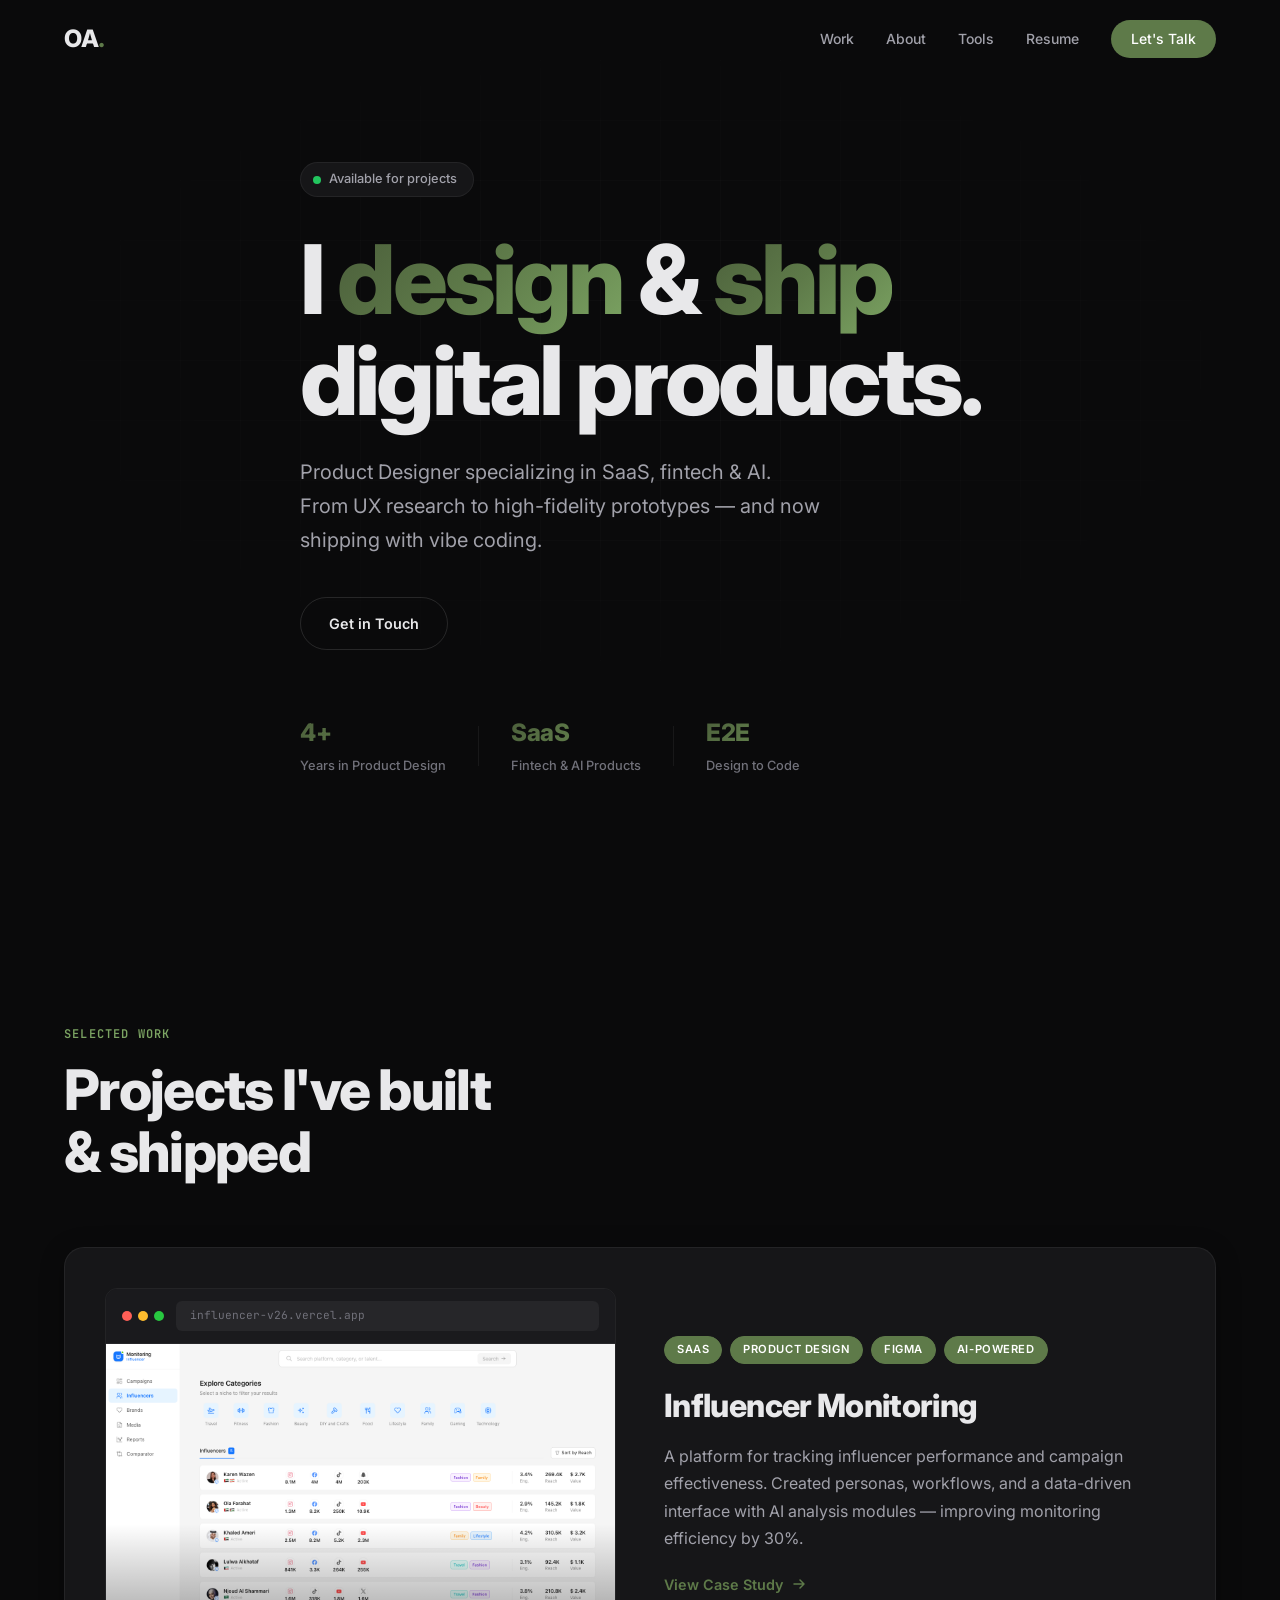
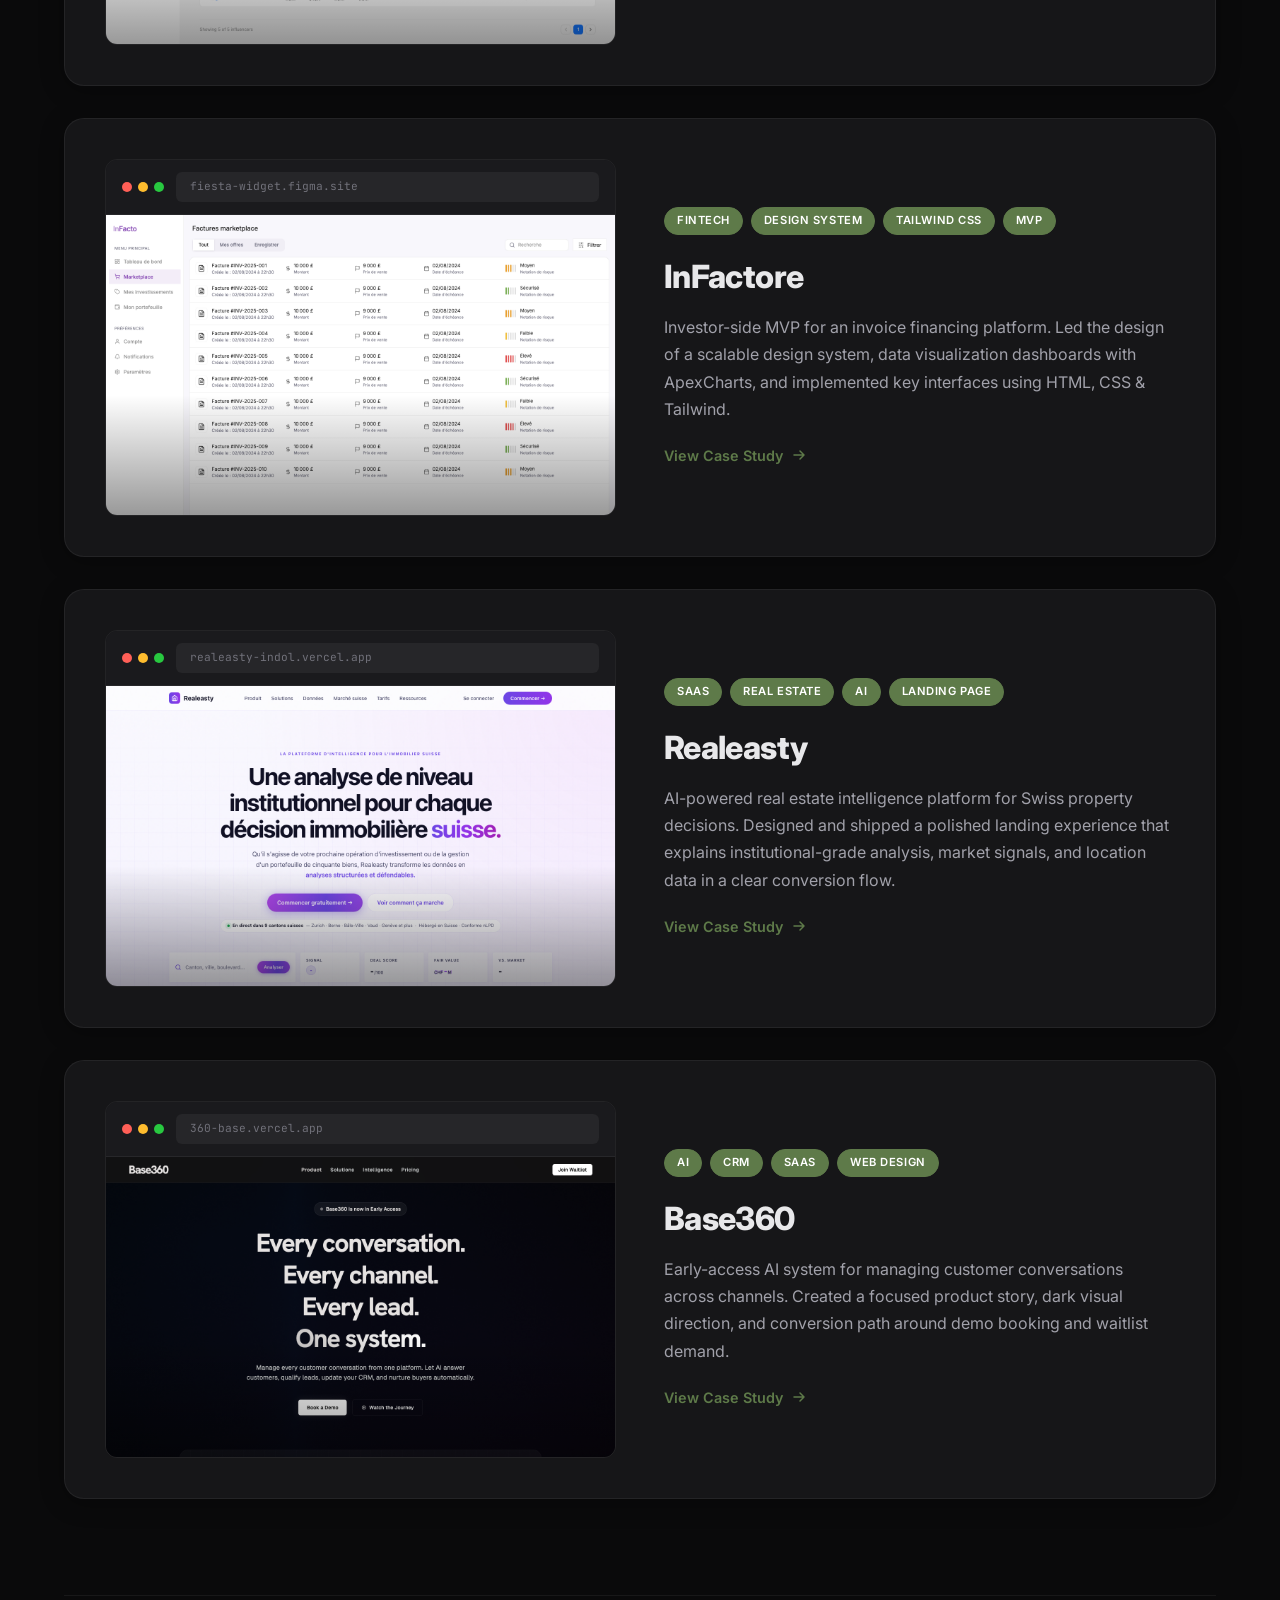
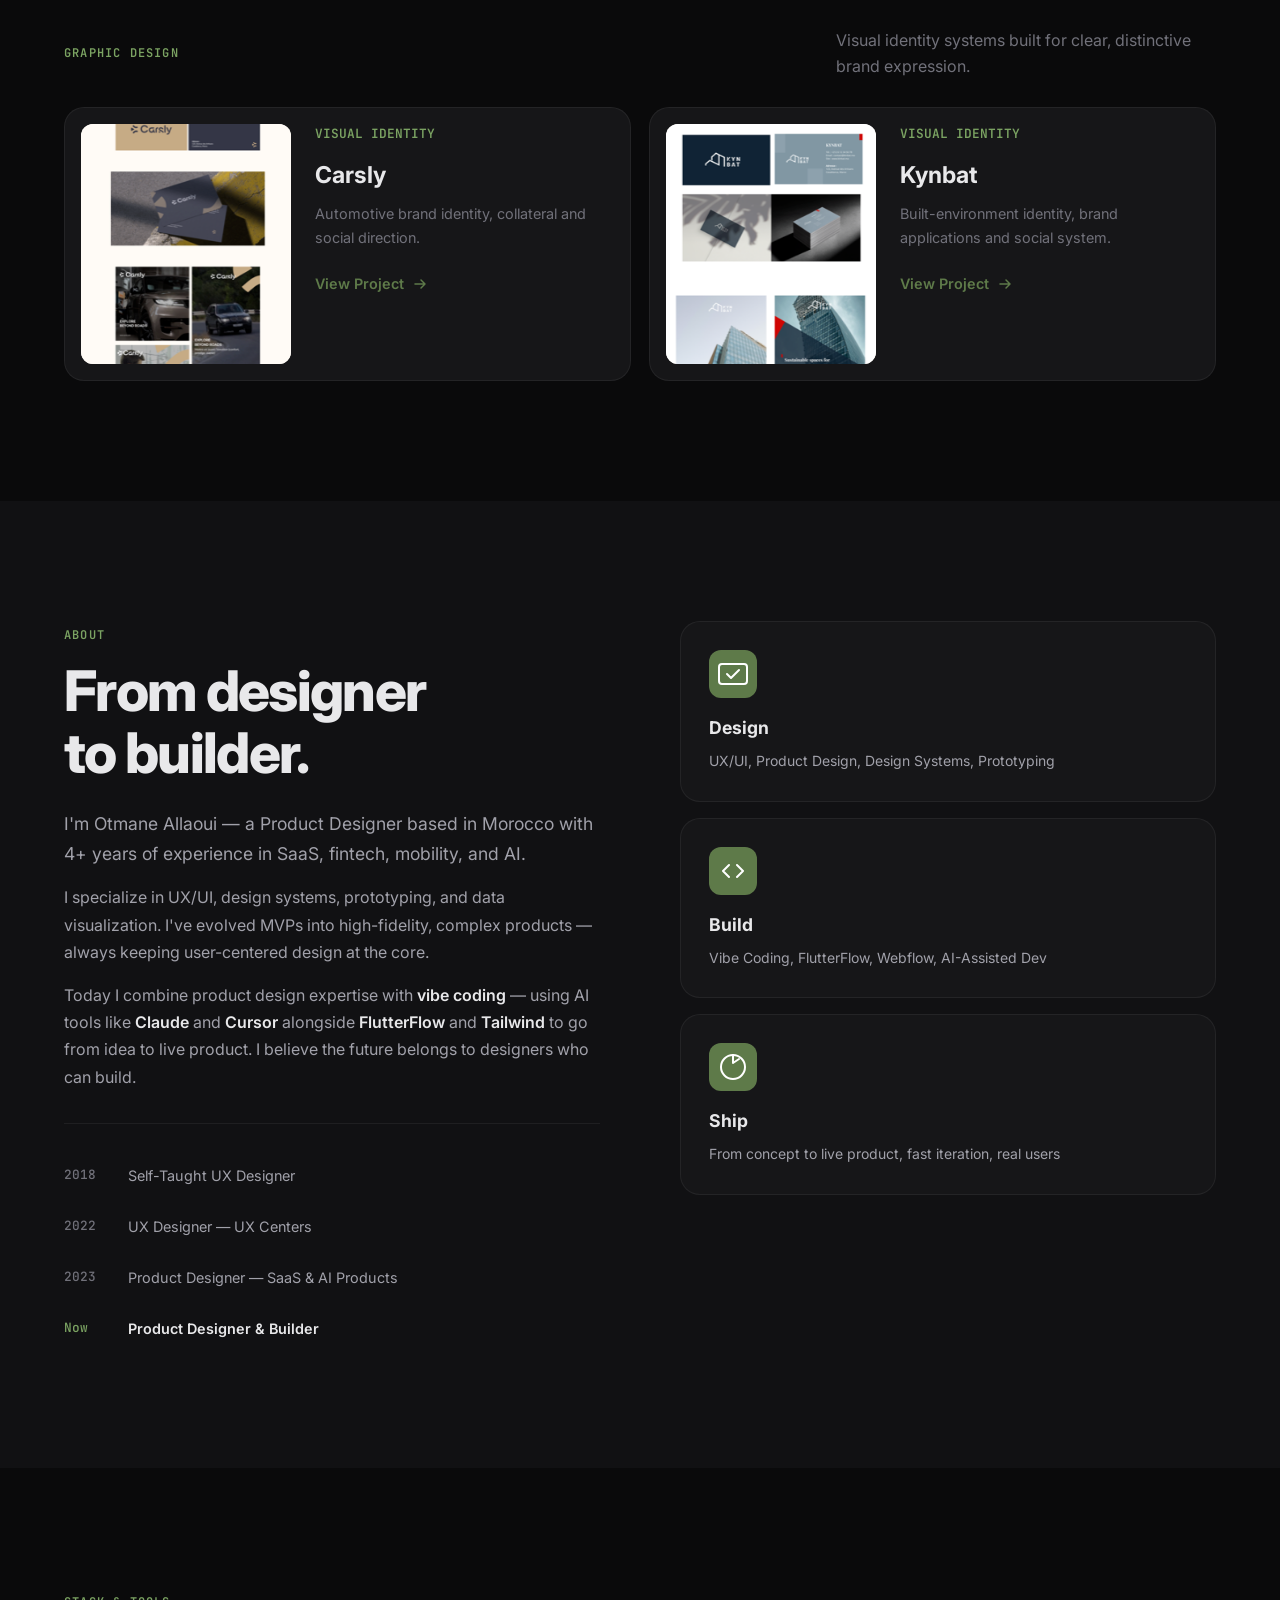
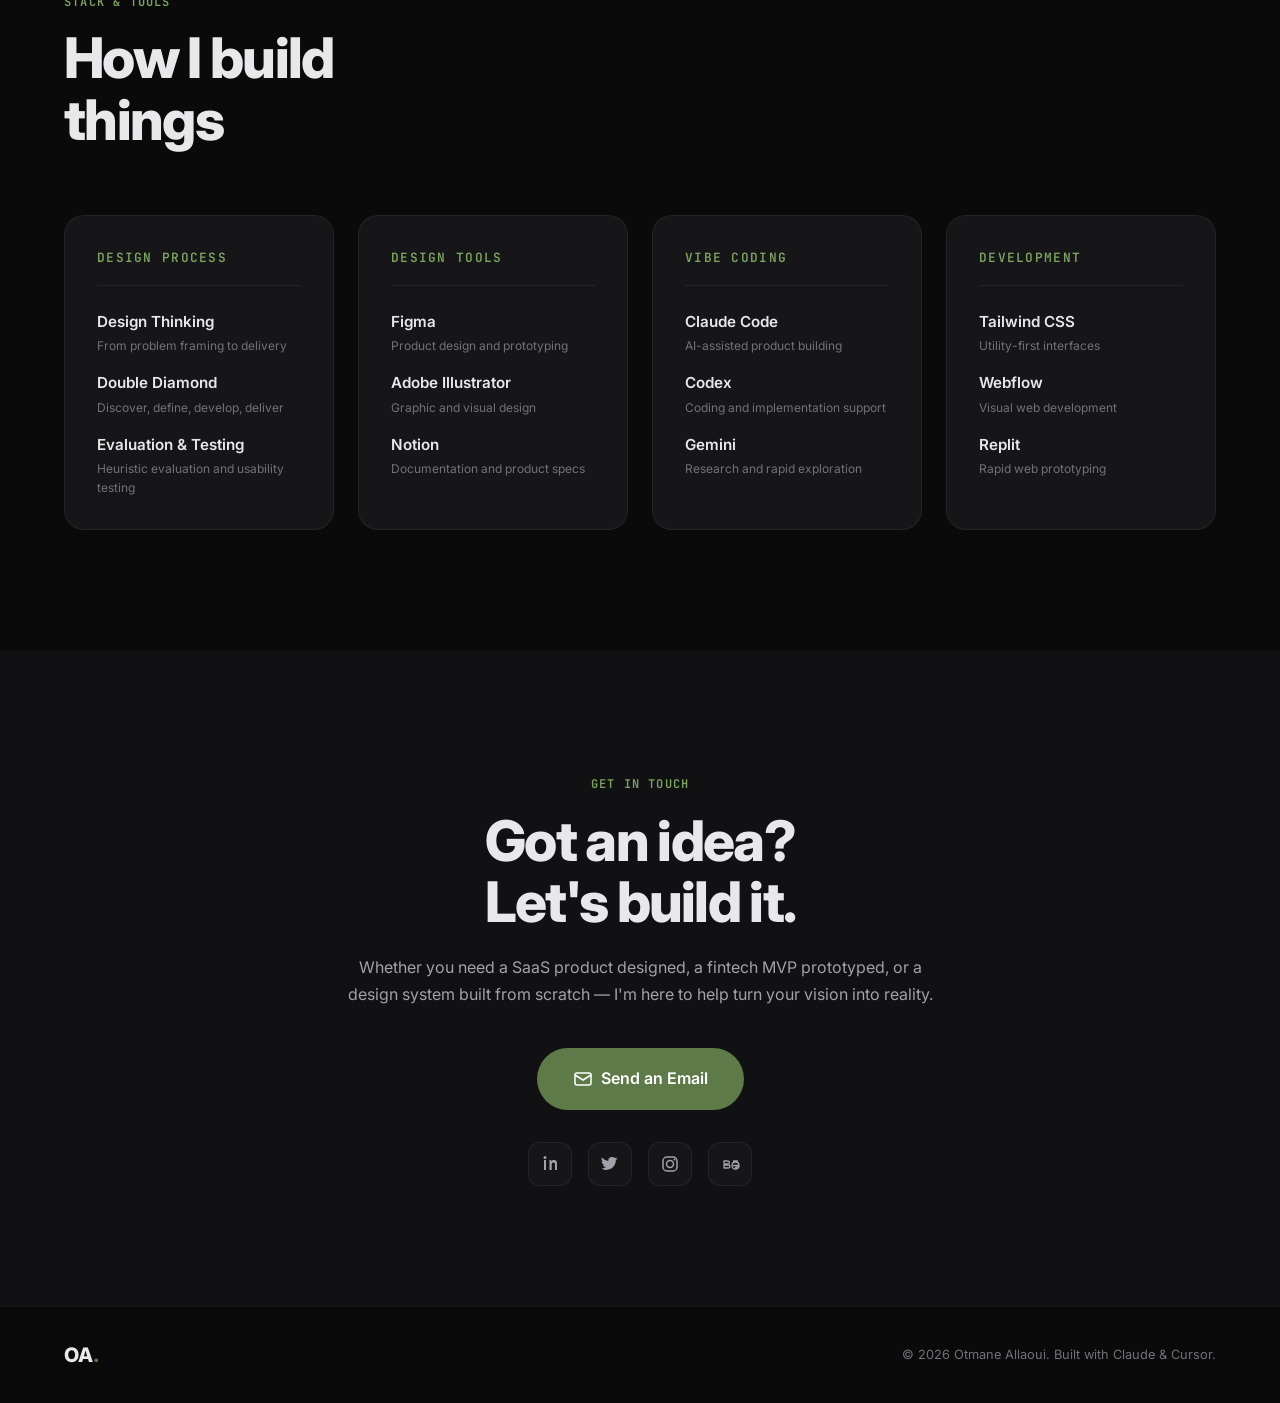
<file: index.html>
<!DOCTYPE html>
<html lang="en">
<head>
    <meta charset="UTF-8">
    <meta name="viewport" content="width=device-width, initial-scale=1.0">
    <title>Otmane Allaoui — Freelance Product Designer | SaaS, Fintech & AI UX/UI</title>
    <meta name="description" content="Freelance Product Designer specializing in SaaS, fintech, and AI products. 4+ years designing UX/UI, design systems, dashboards, and MVPs. Available for hire on Upwork.">
    <meta name="keywords" content="product designer, UX designer, UI designer, freelance designer, SaaS design, fintech UX, AI product design, design systems, Figma expert, dashboard design, MVP design, Upwork designer, Morocco">
    <meta name="author" content="Otmane Allaoui">
    <link rel="canonical" href="https://otmane-portfolio.vercel.app/">
    <link rel="icon" type="image/svg+xml" href="favicon.svg">
    <meta name="theme-color" content="#0a0a0b">
    <meta name="robots" content="index, follow">

    <!-- Open Graph / LinkedIn -->
    <meta property="og:type" content="website">
    <meta property="og:url" content="https://otmane-portfolio.vercel.app/">
    <meta property="og:title" content="Otmane Allaoui — Freelance Product Designer | SaaS, Fintech & AI">
    <meta property="og:description" content="Freelance Product Designer with 4+ years of experience in SaaS, fintech, and AI. I design and ship digital products — from UX research to high-fidelity prototypes to code.">
    <meta property="og:image" content="https://otmane-portfolio.vercel.app/og-image.png">
    <meta property="og:image:width" content="1200">
    <meta property="og:image:height" content="630">
    <meta property="og:locale" content="en_US">
    <meta property="og:site_name" content="Otmane Allaoui Portfolio">

    <!-- Twitter Card -->
    <meta name="twitter:card" content="summary_large_image">
    <meta name="twitter:site" content="@Otmaneallaoui_9">
    <meta name="twitter:creator" content="@Otmaneallaoui_9">
    <meta name="twitter:title" content="Otmane Allaoui — Freelance Product Designer | SaaS, Fintech & AI">
    <meta name="twitter:description" content="Freelance Product Designer with 4+ years of experience in SaaS, fintech, and AI. I design and ship digital products.">
    <meta name="twitter:image" content="https://otmane-portfolio.vercel.app/og-image.png">

    <!-- Structured Data: Person -->
    <script type="application/ld+json">
    {
        "@context": "https://schema.org",
        "@type": "Person",
        "name": "Otmane Allaoui",
        "url": "https://otmane-portfolio.vercel.app",
        "jobTitle": "Freelance Product Designer",
        "description": "Freelance Product Designer specializing in SaaS, fintech, and AI products. 4+ years of experience in UX/UI design, design systems, data visualization, and MVP development.",
        "knowsAbout": ["Product Design", "UX Design", "UI Design", "Design Systems", "SaaS", "Fintech", "AI Products", "Figma", "Tailwind CSS", "Data Visualization", "Prototyping", "FlutterFlow", "Webflow"],
        "sameAs": [
            "https://www.linkedin.com/in/otmane-allaoui/",
            "https://twitter.com/Otmaneallaoui_9",
            "https://www.instagram.com/allaoui_otmane"
        ],
        "address": {
            "@type": "PostalAddress",
            "addressCountry": "MA"
        },
        "email": "otmane.allaoui98@gmail.com"
    }
    </script>

    <!-- Structured Data: Portfolio -->
    <script type="application/ld+json">
    {
        "@context": "https://schema.org",
        "@type": "WebSite",
        "name": "Otmane Allaoui — Product Design Portfolio",
        "url": "https://otmane-portfolio.vercel.app",
        "description": "Portfolio of Otmane Allaoui, a freelance Product Designer specializing in SaaS, fintech, and AI UX/UI design.",
        "author": {
            "@type": "Person",
            "name": "Otmane Allaoui"
        }
    }
    </script>

    <link rel="preconnect" href="https://fonts.googleapis.com">
    <link rel="preconnect" href="https://fonts.gstatic.com" crossorigin>
    <link href="https://fonts.googleapis.com/css2?family=Inter:wght@300;400;500;600;700;800&family=JetBrains+Mono:wght@400;500&display=swap" rel="stylesheet">
    <link rel="stylesheet" href="styles.css?v=english-only-1">

    <!-- Google Analytics (GA4) — Replace G-G1472X1V0Q with your Measurement ID -->
    <script async src="https://www.googletagmanager.com/gtag/js?id=G-G1472X1V0Q"></script>
    <script>
      window.dataLayer = window.dataLayer || [];
      function gtag(){dataLayer.push(arguments);}
      gtag('js', new Date());
      gtag('config', 'G-G1472X1V0Q');
    </script>

    <!-- Microsoft Clarity — Replace XXXXXXXXXX with your Clarity Project ID -->
    <script type="text/javascript">
      (function(c,l,a,r,i,t,y){
        c[a]=c[a]||function(){(c[a].q=c[a].q||[]).push(arguments)};
        t=l.createElement(r);t.async=1;t.src="https://www.clarity.ms/tag/"+i;
        y=l.getElementsByTagName(r)[0];y.parentNode.insertBefore(t,y);
      })(window,document,"clarity","script","XXXXXXXXXX");
    </script>
</head>
<body>
    <!-- Cursor follower -->
    <div class="cursor-glow" id="cursorGlow"></div>

    <!-- Navigation -->
    <header>
    <nav class="nav" id="nav">
        <div class="nav-inner">
            <a href="#" class="nav-logo">OA<span class="accent">.</span></a>
            <div class="nav-links">
                <a href="#work">Work</a>
                <a href="#about">About</a>
                <a href="#tools">Tools</a>
                <a href="resume.html">Resume</a>
                <a href="#contact" class="nav-cta">Let's Talk</a>
            </div>
            <button class="nav-toggle" id="navToggle" aria-label="Menu">
                <span></span><span></span>
            </button>
        </div>
    </nav>
    </header>

    <main>

    <!-- Mobile Menu -->
    <div class="mobile-menu" id="mobileMenu">
        <a href="#work">Work</a>
        <a href="#about">About</a>
        <a href="#tools">Tools</a>
        <a href="resume.html">Resume</a>
        <a href="#contact">Let's Talk</a>
    </div>

    <!-- Hero Section -->
    <section class="hero">
        <div class="hero-content">
            <div class="hero-badge" data-animate="fade-up">
                <span class="badge-dot"></span>
                Available for projects
            </div>
            <h1 data-animate="fade-up" data-delay="100">
                I <span class="gradient-text">design</span> & <span class="gradient-text">ship</span><br>
                digital products.
            </h1>
            <p class="hero-sub" data-animate="fade-up" data-delay="200">
                Product Designer specializing in SaaS, fintech & AI.<br class="hide-mobile">
                From UX research to high-fidelity prototypes — and now shipping with vibe coding.
            </p>
            <div class="hero-actions" data-animate="fade-up" data-delay="300">
                <a href="#contact" class="btn btn-ghost">Get in Touch</a>
            </div>
            <div class="hero-stats" data-animate="fade-up" data-delay="400">
                <div class="stat">
                    <span class="stat-number">4+</span>
                    <span class="stat-label">Years in Product Design</span>
                </div>
                <div class="stat-divider"></div>
                <div class="stat">
                    <span class="stat-number">SaaS</span>
                    <span class="stat-label">Fintech &amp; AI Products</span>
                </div>
                <div class="stat-divider"></div>
                <div class="stat">
                    <span class="stat-number">E2E</span>
                    <span class="stat-label">Design to Code</span>
                </div>
            </div>
        </div>
        <div class="hero-grid-bg"></div>
    </section>

    <!-- Work / Projects Section -->
    <section class="section" id="work">
        <div class="container">
            <div class="section-header" data-animate="fade-up">
                <span class="section-label">Selected Work</span>
                <h2>Projects I've built<br>& shipped</h2>
            </div>

            <!-- Featured Project 1: Influencer Monitoring -->
            <a href="case-influencer-monitoring.html" class="project-card featured" data-animate="fade-up">
                <div class="project-card-visual">
                    <div class="project-live-preview">
                        <div class="mockup-browser">
                            <div class="browser-dots"><span></span><span></span><span></span></div>
                            <div class="browser-url">influencer-v26.vercel.app</div>
                        </div>
                        <div class="live-preview-frame">
                            <img src="assets/screenshots/influencer-monitoring.png" alt="Influencer Monitoring product dashboard screenshot" class="preview-image">
                            <div class="live-preview-overlay"></div>
                        </div>
                    </div>
                </div>
                <div class="project-card-info">
                    <div class="project-tags">
                        <span class="tag">SaaS</span>
                        <span class="tag">Product Design</span>
                        <span class="tag">Figma</span>
                        <span class="tag">AI-Powered</span>
                    </div>
                    <h3>Influencer Monitoring</h3>
                    <p>A platform for tracking influencer performance and campaign effectiveness. Created personas, workflows, and a data-driven interface with AI analysis modules — improving monitoring efficiency by 30%.</p>
                    <span class="project-link">View Case Study <svg width="16" height="16" viewBox="0 0 16 16" fill="none"><path d="M3 8h10M9 4l4 4-4 4" stroke="currentColor" stroke-width="1.5" stroke-linecap="round" stroke-linejoin="round"/></svg></span>
                </div>
            </a>

            <!-- Featured Project 2: InFactore -->
            <a href="case-infacto.html" class="project-card featured" data-animate="fade-up">
                <div class="project-card-visual">
                    <div class="project-live-preview">
                        <div class="mockup-browser">
                            <div class="browser-dots"><span></span><span></span><span></span></div>
                            <div class="browser-url">fiesta-widget.figma.site</div>
                        </div>
                        <div class="live-preview-frame">
                            <img src="assets/screenshots/infacto.png" alt="Infacto invoice financing marketplace screenshot" class="preview-image">
                            <div class="live-preview-overlay"></div>
                        </div>
                    </div>
                </div>
                <div class="project-card-info">
                    <div class="project-tags">
                        <span class="tag">Fintech</span>
                        <span class="tag">Design System</span>
                        <span class="tag">Tailwind CSS</span>
                        <span class="tag">MVP</span>
                    </div>
                    <h3>InFactore</h3>
                    <p>Investor-side MVP for an invoice financing platform. Led the design of a scalable design system, data visualization dashboards with ApexCharts, and implemented key interfaces using HTML, CSS & Tailwind.</p>
                    <span class="project-link">View Case Study <svg width="16" height="16" viewBox="0 0 16 16" fill="none"><path d="M3 8h10M9 4l4 4-4 4" stroke="currentColor" stroke-width="1.5" stroke-linecap="round" stroke-linejoin="round"/></svg></span>
                </div>
            </a>

            <!-- Featured Project 3: Realeasty -->
            <a href="case-realeasty.html" class="project-card featured" data-animate="fade-up">
                <div class="project-card-visual">
                    <div class="project-live-preview">
                        <div class="mockup-browser">
                            <div class="browser-dots"><span></span><span></span><span></span></div>
                            <div class="browser-url">realeasty-indol.vercel.app</div>
                        </div>
                        <div class="live-preview-frame">
                            <img src="assets/screenshots/realeasty.png" alt="Realeasty Swiss real estate intelligence landing page screenshot" class="preview-image">
                            <div class="live-preview-overlay"></div>
                        </div>
                    </div>
                </div>
                <div class="project-card-info">
                    <div class="project-tags">
                        <span class="tag">SaaS</span>
                        <span class="tag">Real Estate</span>
                        <span class="tag">AI</span>
                        <span class="tag">Landing Page</span>
                    </div>
                    <h3>Realeasty</h3>
                    <p>AI-powered real estate intelligence platform for Swiss property decisions. Designed and shipped a polished landing experience that explains institutional-grade analysis, market signals, and location data in a clear conversion flow.</p>
                    <span class="project-link">View Case Study <svg width="16" height="16" viewBox="0 0 16 16" fill="none"><path d="M3 8h10M9 4l4 4-4 4" stroke="currentColor" stroke-width="1.5" stroke-linecap="round" stroke-linejoin="round"/></svg></span>
                </div>
            </a>

            <!-- Featured Project 4: Base360 -->
            <a href="case-360-base.html" class="project-card featured" data-animate="fade-up">
                <div class="project-card-visual">
                    <div class="project-live-preview">
                        <div class="mockup-browser">
                            <div class="browser-dots"><span></span><span></span><span></span></div>
                            <div class="browser-url">360-base.vercel.app</div>
                        </div>
                        <div class="live-preview-frame">
                            <img src="assets/screenshots/360-base.png" alt="Base360 AI lead management landing page screenshot" class="preview-image">
                            <div class="live-preview-overlay"></div>
                        </div>
                    </div>
                </div>
                <div class="project-card-info">
                    <div class="project-tags">
                        <span class="tag">AI</span>
                        <span class="tag">CRM</span>
                        <span class="tag">SaaS</span>
                        <span class="tag">Web Design</span>
                    </div>
                    <h3>Base360</h3>
                    <p>Early-access AI system for managing customer conversations across channels. Created a focused product story, dark visual direction, and conversion path around demo booking and waitlist demand.</p>
                    <span class="project-link">View Case Study <svg width="16" height="16" viewBox="0 0 16 16" fill="none"><path d="M3 8h10M9 4l4 4-4 4" stroke="currentColor" stroke-width="1.5" stroke-linecap="round" stroke-linejoin="round"/></svg></span>
                </div>
            </a>

            <div class="graphic-work" data-animate="fade-up">
                <div class="graphic-work-header"><span class="section-label">Graphic Design</span><p>Visual identity systems built for clear, distinctive brand expression.</p></div>
                <div class="graphic-work-grid">
                    <a href="case-carsly.html" class="graphic-project-card"><div class="graphic-project-image"><img src="assets/carsly-identity.png" alt="Carsly visual identity guidelines"></div><div><span class="feature-number">VISUAL IDENTITY</span><h3>Carsly</h3><p>Automotive brand identity, collateral and social direction.</p><span class="project-link">View Project <svg width="16" height="16" viewBox="0 0 16 16" fill="none"><path d="M3 8h10M9 4l4 4-4 4" stroke="currentColor" stroke-width="1.5" stroke-linecap="round" stroke-linejoin="round"/></svg></span></div></a>
                    <a href="case-kynbat.html" class="graphic-project-card"><div class="graphic-project-image"><img src="assets/kynbat-identity.png" alt="Kynbat visual identity guidelines"></div><div><span class="feature-number">VISUAL IDENTITY</span><h3>Kynbat</h3><p>Built-environment identity, brand applications and social system.</p><span class="project-link">View Project <svg width="16" height="16" viewBox="0 0 16 16" fill="none"><path d="M3 8h10M9 4l4 4-4 4" stroke="currentColor" stroke-width="1.5" stroke-linecap="round" stroke-linejoin="round"/></svg></span></div></a>
                </div>
            </div>

        </div>
    </section>

    <!-- About Section -->
    <section class="section section-dark" id="about">
        <div class="container">
            <div class="about-grid">
                <div class="about-content" data-animate="fade-up">
                    <span class="section-label">About</span>
                    <h2>From designer<br>to builder.</h2>
                    <p class="about-lead">
                        I'm Otmane Allaoui — a Product Designer based in Morocco with 4+ years of experience in SaaS, fintech, mobility, and AI.
                    </p>
                    <p>
                        I specialize in UX/UI, design systems, prototyping, and data visualization. I've evolved MVPs into high-fidelity, complex products — always keeping user-centered design at the core.
                    </p>
                    <p>
                        Today I combine product design expertise with <strong>vibe coding</strong> — using AI tools like <strong>Claude</strong> and <strong>Cursor</strong> alongside <strong>FlutterFlow</strong> and <strong>Tailwind</strong> to go from idea to live product. I believe the future belongs to designers who can build.
                    </p>
                    <div class="about-timeline">
                        <div class="timeline-item">
                            <span class="timeline-year">2018</span>
                            <span class="timeline-role">Self-Taught UX Designer</span>
                        </div>
                        <div class="timeline-item">
                            <span class="timeline-year">2022</span>
                            <span class="timeline-role">UX Designer — UX Centers</span>
                        </div>
                        <div class="timeline-item">
                            <span class="timeline-year">2023</span>
                            <span class="timeline-role">Product Designer — SaaS & AI Products</span>
                        </div>
                        <div class="timeline-item active">
                            <span class="timeline-year">Now</span>
                            <span class="timeline-role">Product Designer & Builder</span>
                        </div>
                    </div>
                </div>
                <div class="about-visual" data-animate="fade-up" data-delay="200">
                    <div class="about-card-stack">
                        <div class="about-card">
                            <div class="card-icon">
                                <svg width="32" height="32" viewBox="0 0 32 32" fill="none"><rect x="2" y="6" width="28" height="20" rx="3" stroke="currentColor" stroke-width="2"/><path d="M10 16l4 4 8-8" stroke="currentColor" stroke-width="2" stroke-linecap="round" stroke-linejoin="round"/></svg>
                            </div>
                            <h4>Design</h4>
                            <p>UX/UI, Product Design, Design Systems, Prototyping</p>
                        </div>
                        <div class="about-card">
                            <div class="card-icon">
                                <svg width="32" height="32" viewBox="0 0 32 32" fill="none"><path d="M12 10l-6 6 6 6M20 10l6 6-6 6" stroke="currentColor" stroke-width="2" stroke-linecap="round" stroke-linejoin="round"/></svg>
                            </div>
                            <h4>Build</h4>
                            <p>Vibe Coding, FlutterFlow, Webflow, AI-Assisted Dev</p>
                        </div>
                        <div class="about-card">
                            <div class="card-icon">
                                <svg width="32" height="32" viewBox="0 0 32 32" fill="none"><path d="M16 4v8l6-4" stroke="currentColor" stroke-width="2" stroke-linecap="round" stroke-linejoin="round"/><circle cx="16" cy="16" r="12" stroke="currentColor" stroke-width="2"/></svg>
                            </div>
                            <h4>Ship</h4>
                            <p>From concept to live product, fast iteration, real users</p>
                        </div>
                    </div>
                </div>
            </div>
        </div>
    </section>

    <!-- Tools Section -->
    <section class="section" id="tools">
        <div class="container">
            <div class="section-header" data-animate="fade-up">
                <span class="section-label">Stack & Tools</span>
                <h2>How I build<br>things</h2>
            </div>
            <div class="tools-grid" data-animate="fade-up">
                <div class="tool-category">
                    <h4>Design Process</h4>
                    <div class="tool-list">
                        <div class="tool-item">
                            <span class="tool-name">Design Thinking</span>
                            <span class="tool-desc">From problem framing to delivery</span>
                        </div>
                        <div class="tool-item">
                            <span class="tool-name">Double Diamond</span>
                            <span class="tool-desc">Discover, define, develop, deliver</span>
                        </div>
                        <div class="tool-item">
                            <span class="tool-name">Evaluation & Testing</span>
                            <span class="tool-desc">Heuristic evaluation and usability testing</span>
                        </div>
                    </div>
                </div>
                <div class="tool-category">
                    <h4>Design Tools</h4>
                    <div class="tool-list">
                        <div class="tool-item">
                            <span class="tool-name">Figma</span>
                            <span class="tool-desc">Product design and prototyping</span>
                        </div>
                        <div class="tool-item">
                            <span class="tool-name">Adobe Illustrator</span>
                            <span class="tool-desc">Graphic and visual design</span>
                        </div>
                        <div class="tool-item">
                            <span class="tool-name">Notion</span>
                            <span class="tool-desc">Documentation and product specs</span>
                        </div>
                    </div>
                </div>
                <div class="tool-category">
                    <h4>Vibe Coding</h4>
                    <div class="tool-list">
                        <div class="tool-item">
                            <span class="tool-name">Claude Code</span>
                            <span class="tool-desc">AI-assisted product building</span>
                        </div>
                        <div class="tool-item">
                            <span class="tool-name">Codex</span>
                            <span class="tool-desc">Coding and implementation support</span>
                        </div>
                        <div class="tool-item">
                            <span class="tool-name">Gemini</span>
                            <span class="tool-desc">Research and rapid exploration</span>
                        </div>
                    </div>
                </div>
                <div class="tool-category">
                    <h4>Development</h4>
                    <div class="tool-list">
                        <div class="tool-item">
                            <span class="tool-name">Tailwind CSS</span>
                            <span class="tool-desc">Utility-first interfaces</span>
                        </div>
                        <div class="tool-item">
                            <span class="tool-name">Webflow</span>
                            <span class="tool-desc">Visual web development</span>
                        </div>
                        <div class="tool-item">
                            <span class="tool-name">Replit</span>
                            <span class="tool-desc">Rapid web prototyping</span>
                        </div>
                    </div>
                </div>
            </div>
        </div>
    </section>

    <!-- Contact Section -->
    <section class="section section-dark" id="contact">
        <div class="container">
            <div class="contact-content" data-animate="fade-up">
                <span class="section-label">Get in Touch</span>
                <h2>Got an idea?<br>Let's build it.</h2>
                <p class="contact-desc">
                    Whether you need a SaaS product designed, a fintech MVP prototyped, or a design system built from scratch — I'm here to help turn your vision into reality.
                </p>
                <div class="contact-actions">
                    <a href="mailto:otmane.allaoui98@gmail.com" class="btn btn-primary btn-large">
                        <svg width="20" height="20" viewBox="0 0 20 20" fill="none"><rect x="2" y="4" width="16" height="12" rx="2" stroke="currentColor" stroke-width="1.5"/><path d="M2 6l8 5 8-5" stroke="currentColor" stroke-width="1.5" stroke-linecap="round"/></svg>
                        Send an Email
                    </a>
                </div>
                <div class="social-links">
                    <a href="https://www.linkedin.com/in/otmane-allaoui/" target="_blank" rel="noopener" aria-label="LinkedIn">
                        <svg width="20" height="20" viewBox="0 0 20 20" fill="none"><path d="M4 6h2v10H4V6zm1-4a1.5 1.5 0 110 3 1.5 1.5 0 010-3zm4 4h2v1.4C11.4 6.6 12.6 6 14 6c2.5 0 3 1.6 3 3.8V16h-2v-5.6c0-1.3-.5-2-1.5-2-1.2 0-1.8.8-1.8 2V16H9.5V6z" fill="currentColor"/></svg>
                    </a>
                    <a href="https://twitter.com/Otmaneallaoui_9" target="_blank" rel="noopener" aria-label="Twitter">
                        <svg width="20" height="20" viewBox="0 0 20 20" fill="none"><path d="M17.5 4.5c-.6.3-1.2.5-1.9.6.7-.4 1.2-1 1.4-1.8-.6.4-1.3.7-2.1.8A3.3 3.3 0 0011.6 3c-1.8 0-3.3 1.5-3.3 3.3 0 .3 0 .5.1.7C5.7 6.8 3.5 5.5 2 3.6c-.3.5-.4 1-.4 1.6 0 1.1.6 2.1 1.5 2.7-.5 0-1-.2-1.4-.4v.1c0 1.6 1.1 2.9 2.6 3.2-.3.1-.6.1-.9.1-.2 0-.4 0-.6-.1.4 1.3 1.6 2.2 3.1 2.2-1.1.9-2.5 1.4-4.1 1.4H1.5c1.5.9 3.2 1.5 5 1.5 6 0 9.3-5 9.3-9.3v-.4c.7-.5 1.2-1 1.7-1.7z" fill="currentColor"/></svg>
                    </a>
                    <a href="https://www.instagram.com/allaoui_otmane" target="_blank" rel="noopener" aria-label="Instagram">
                        <svg width="20" height="20" viewBox="0 0 20 20" fill="none"><rect x="3" y="3" width="14" height="14" rx="4" stroke="currentColor" stroke-width="1.5"/><circle cx="10" cy="10" r="3.5" stroke="currentColor" stroke-width="1.5"/><circle cx="14.5" cy="5.5" r="1" fill="currentColor"/></svg>
                    </a>
                    <a href="https://www.behance.net/" target="_blank" rel="noopener" aria-label="Behance">
                        <svg width="20" height="20" viewBox="0 0 20 20" fill="none"><path d="M7.5 10c1.1 0 2-.4 2-1.5S8.6 7 7.5 7H4v3h3.5zm.3 1H4v3h3.8c1.2 0 2.1-.5 2.1-1.5S9 11 7.8 11zM13.5 7h4M15.5 13.5c.8 0 1.5-.4 1.8-1h1.7c-.5 1.5-1.8 2.5-3.5 2.5-2 0-3.5-1.5-3.5-3.5s1.5-3.5 3.5-3.5 3.5 1.5 3.5 3.5H13.5" stroke="currentColor" stroke-width="1.3" stroke-linecap="round" stroke-linejoin="round"/></svg>
                    </a>
                </div>
            </div>
        </div>
    </section>

    </main>

    <!-- Footer -->
    <footer class="footer">
        <div class="container">
            <div class="footer-inner">
                <span class="footer-logo">OA<span class="accent">.</span></span>
                <span class="footer-copy">&copy; 2026 Otmane Allaoui. Built with Claude & Cursor.</span>
            </div>
        </div>
    </footer>

    <script src="script.js?v=english-only-1" defer></script>
</body>
</html>
</file>
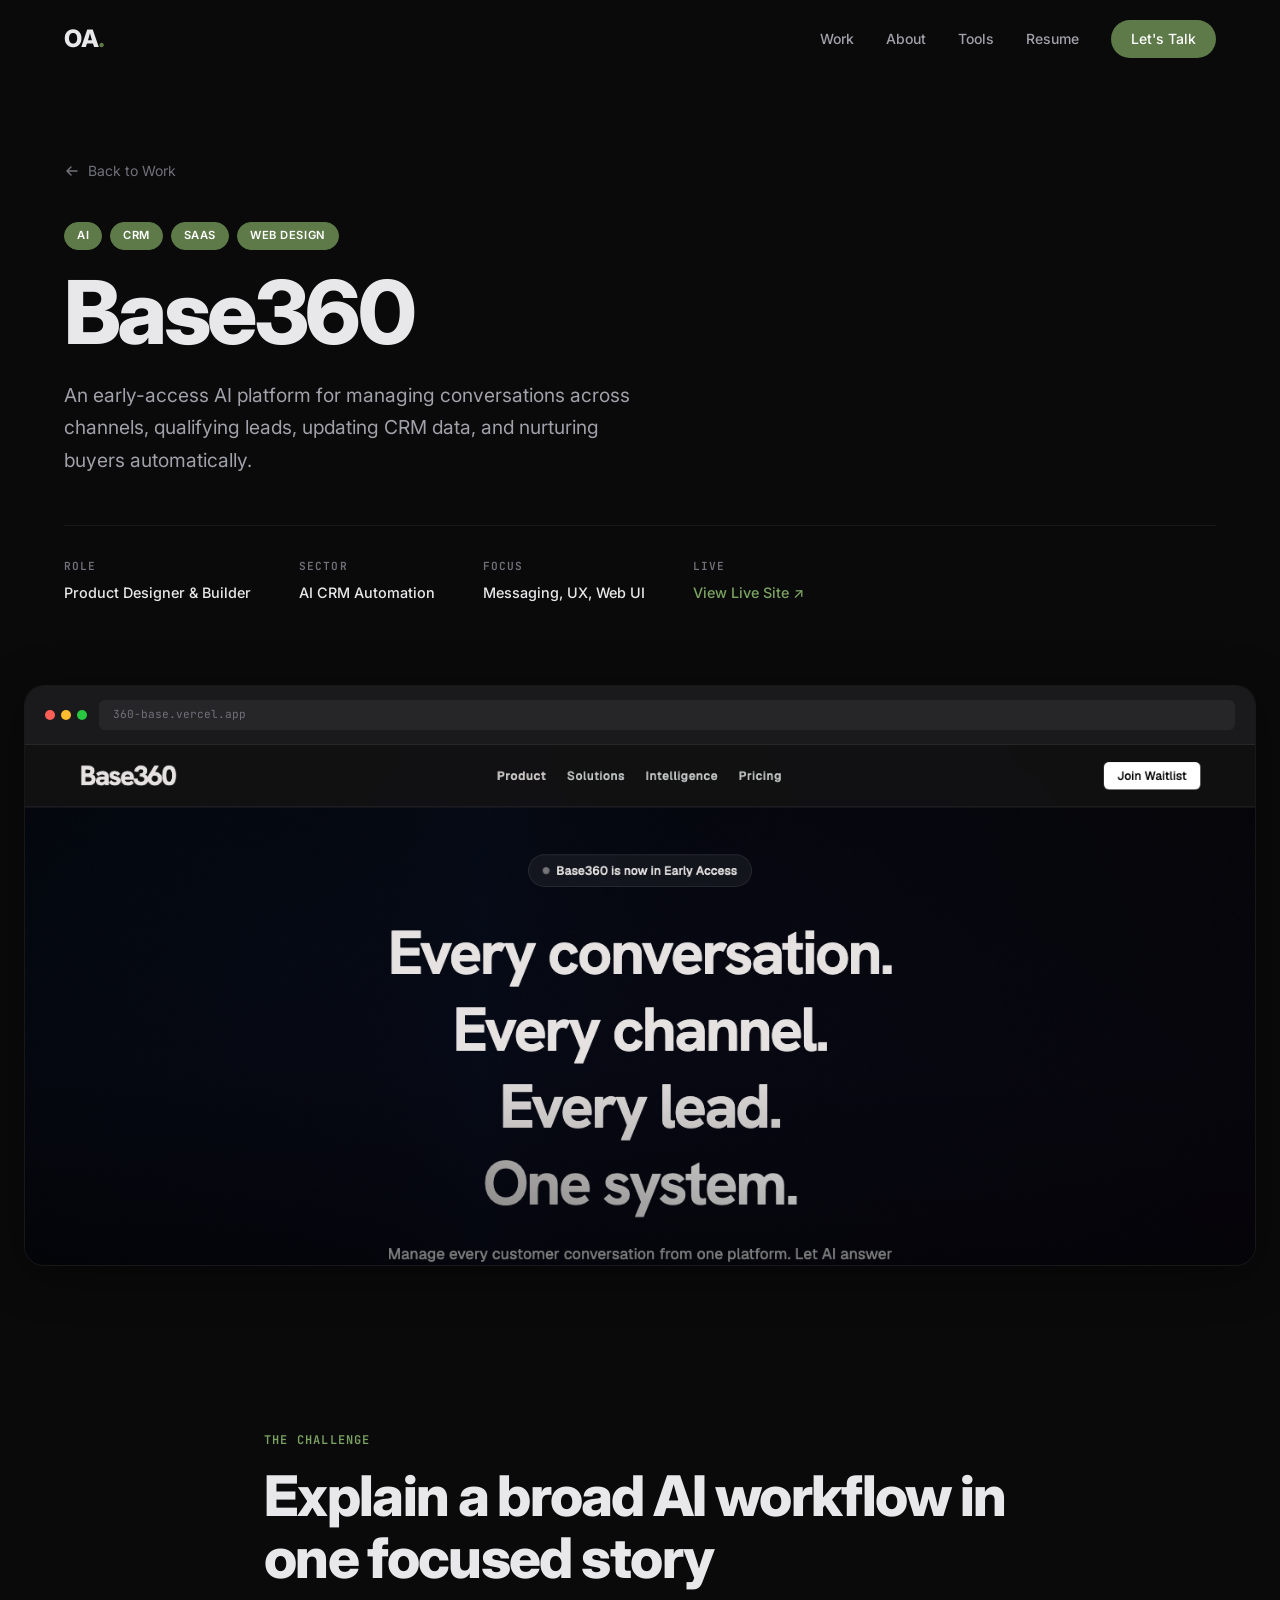
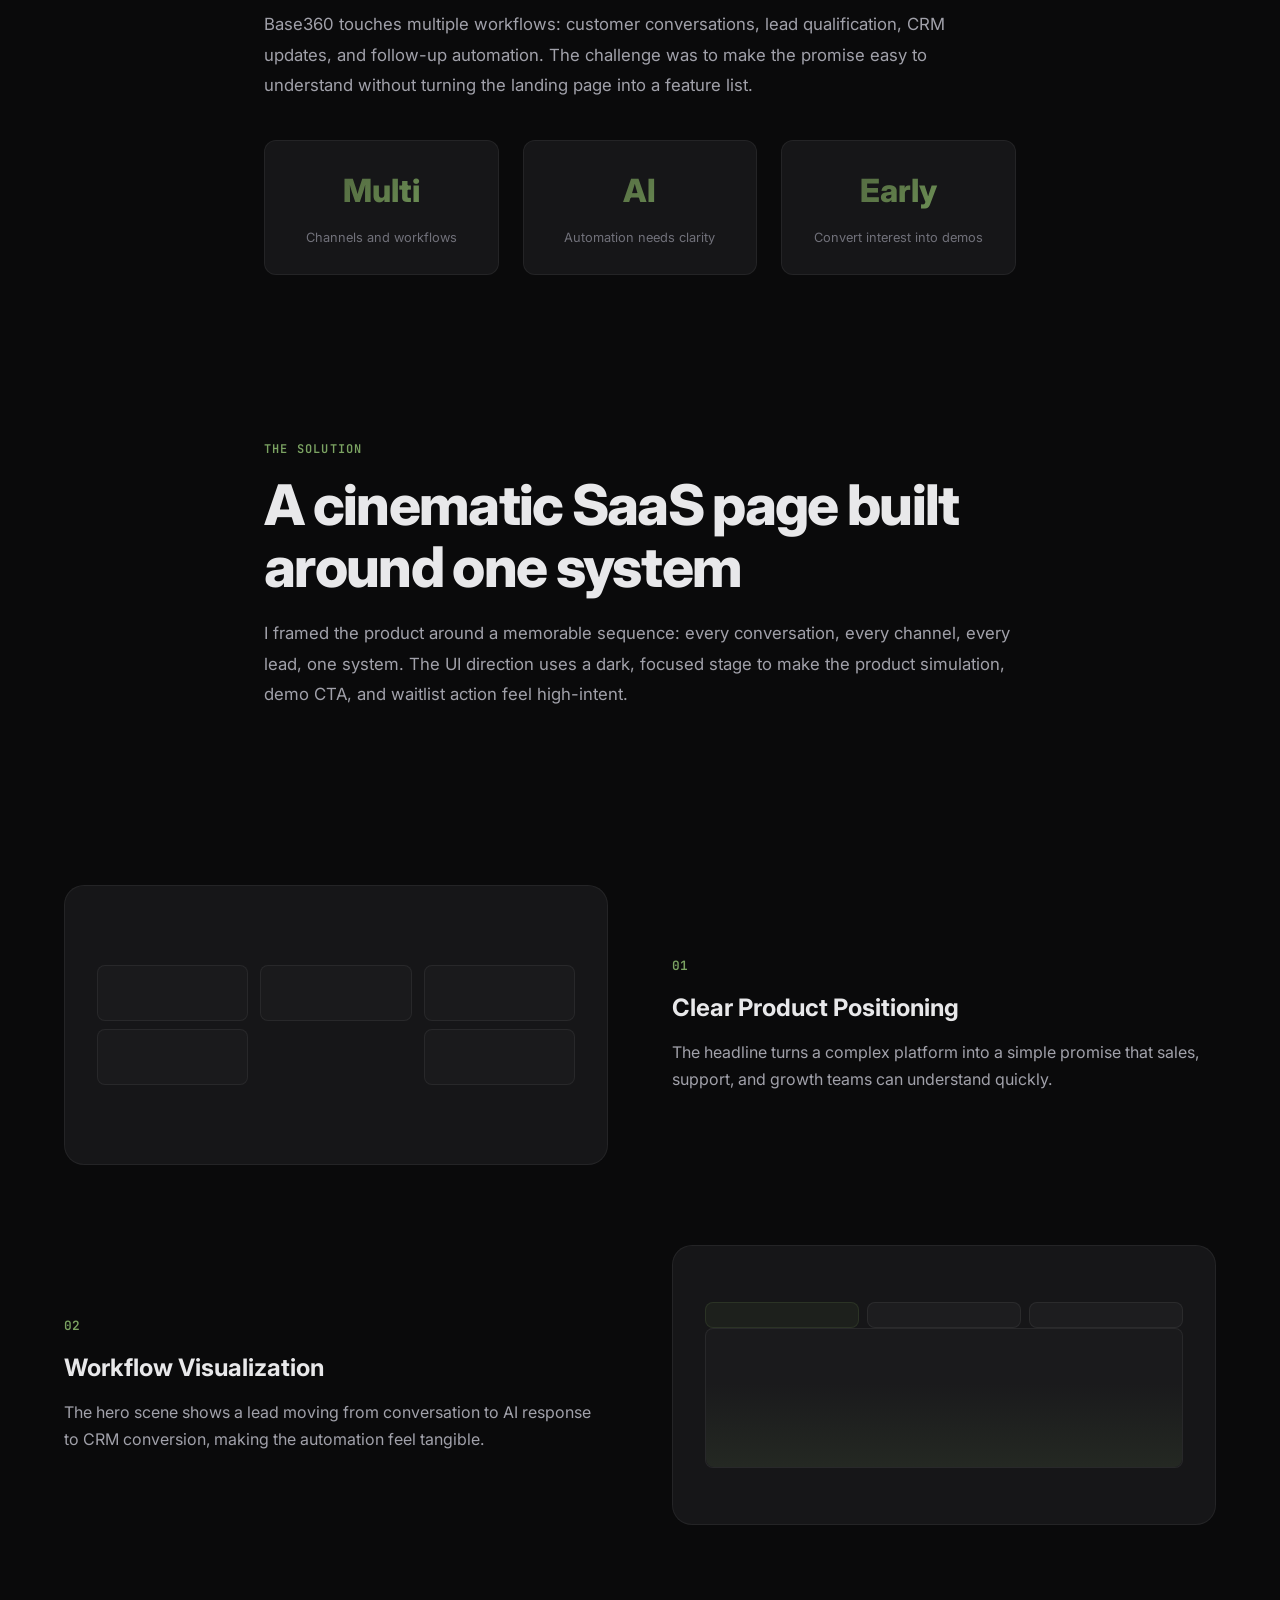
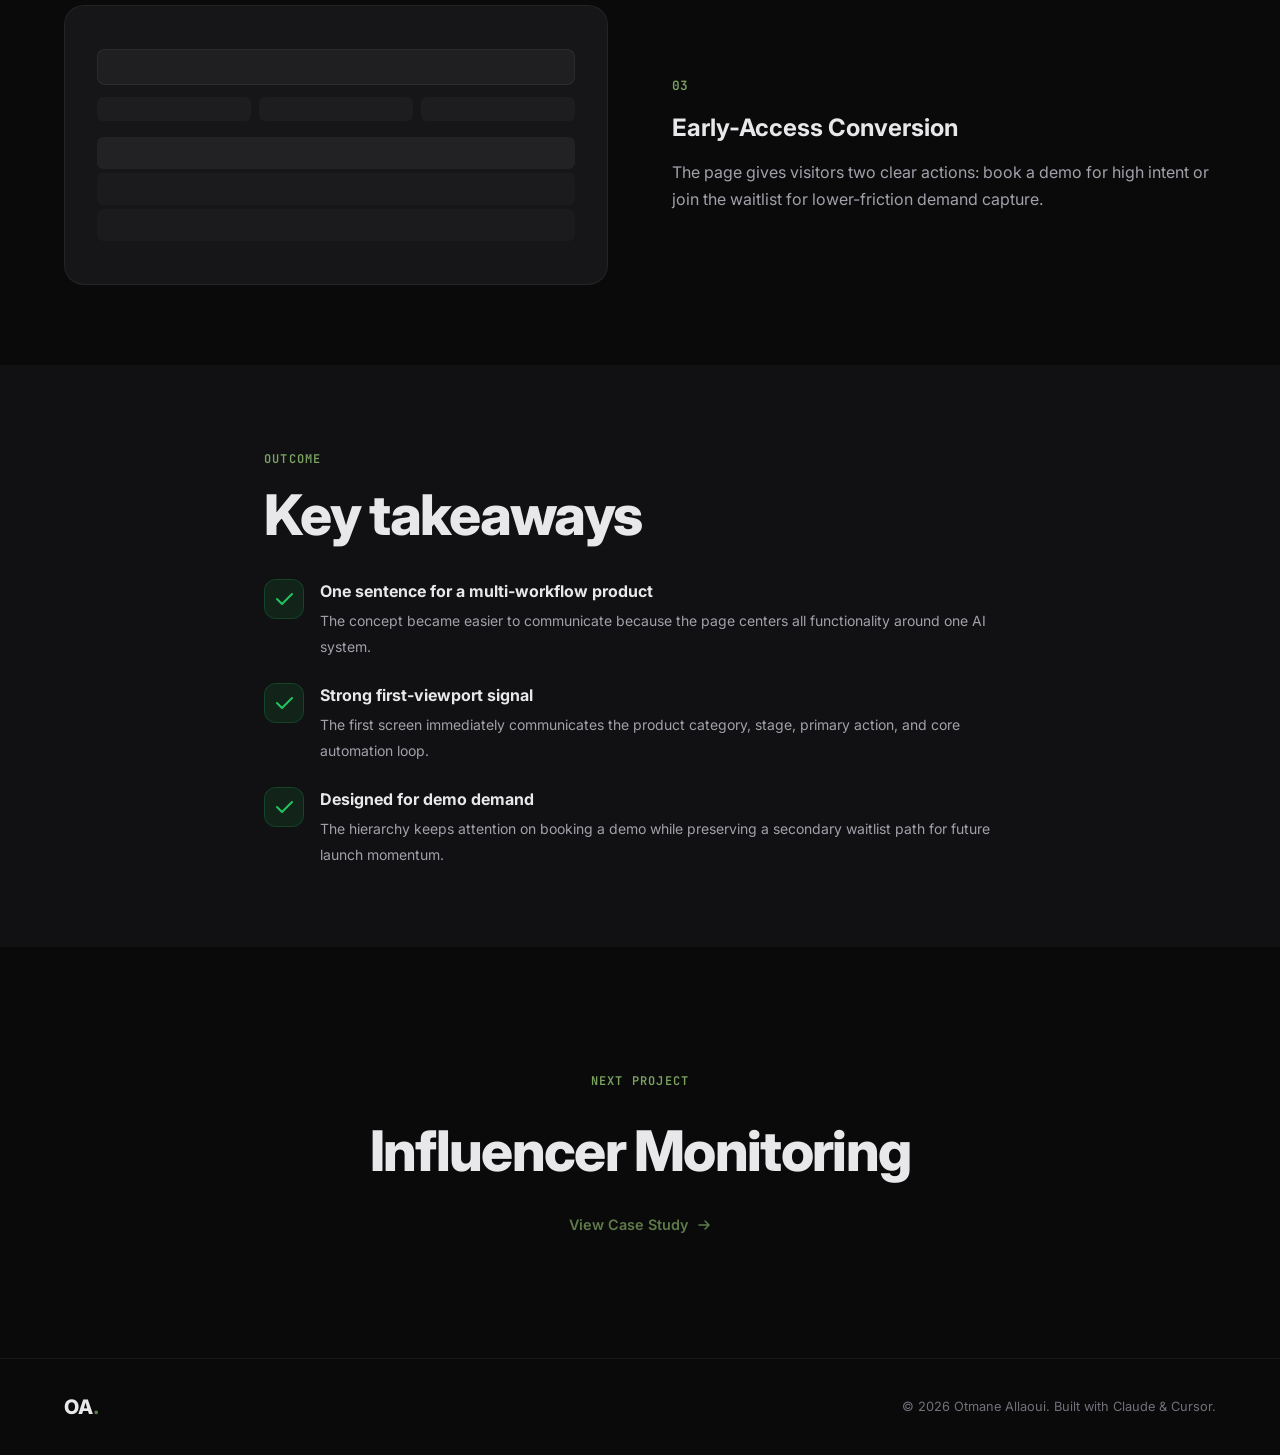
<file: case-360-base.html>
<!DOCTYPE html>
<html lang="en">
<head>
    <meta charset="UTF-8">
    <meta name="viewport" content="width=device-width, initial-scale=1.0">
    <title>Base360 Case Study — AI Customer Conversation SaaS | Otmane Allaoui</title>
    <meta name="description" content="Product design case study: Base360, an early-access AI SaaS website for managing customer conversations, lead qualification, CRM updates, and automated nurture workflows.">
    <meta name="keywords" content="AI SaaS design, CRM landing page, customer conversations, lead qualification, product design case study, web design">
    <meta name="author" content="Otmane Allaoui">
    <link rel="canonical" href="https://otmane-portfolio.vercel.app/case-360-base.html">
    <link rel="icon" type="image/svg+xml" href="favicon.svg">
    <meta name="theme-color" content="#0a0a0b">
    <meta name="robots" content="index, follow">

    <meta property="og:type" content="article">
    <meta property="og:url" content="https://otmane-portfolio.vercel.app/case-360-base.html">
    <meta property="og:title" content="Base360 — AI Customer Conversation SaaS Case Study">
    <meta property="og:description" content="How I shaped a focused early-access website for an AI system that manages conversations, qualifies leads, and updates CRM workflows.">
    <meta property="og:image" content="https://otmane-portfolio.vercel.app/assets/screenshots/360-base.png">
    <meta property="og:site_name" content="Otmane Allaoui Portfolio">

    <meta name="twitter:card" content="summary_large_image">
    <meta name="twitter:creator" content="@Otmaneallaoui_9">
    <meta name="twitter:title" content="Base360 — AI Customer Conversation SaaS Case Study">
    <meta name="twitter:description" content="A product design case study for an AI-powered customer conversation and lead management SaaS.">
    <meta name="twitter:image" content="https://otmane-portfolio.vercel.app/assets/screenshots/360-base.png">

    <script type="application/ld+json">
    {
        "@context": "https://schema.org",
        "@type": "Article",
        "headline": "Base360 — AI Customer Conversation SaaS",
        "description": "Product design case study for an AI customer conversation, lead qualification, and CRM automation website.",
        "author": {
            "@type": "Person",
            "name": "Otmane Allaoui",
            "url": "https://otmane-portfolio.vercel.app"
        },
        "publisher": {
            "@type": "Person",
            "name": "Otmane Allaoui"
        }
    }
    </script>

    <link rel="preconnect" href="https://fonts.googleapis.com">
    <link rel="preconnect" href="https://fonts.gstatic.com" crossorigin>
    <link href="https://fonts.googleapis.com/css2?family=Inter:wght@300;400;500;600;700;800&family=JetBrains+Mono:wght@400;500&display=swap" rel="stylesheet">
    <link rel="stylesheet" href="styles.css?v=english-only-1">
</head>
<body>
    <div class="cursor-glow" id="cursorGlow"></div>

    <nav class="nav" id="nav">
        <div class="nav-inner">
            <a href="index.html" class="nav-logo">OA<span class="accent">.</span></a>
            <div class="nav-links">
                <a href="index.html#work">Work</a>
                <a href="index.html#about">About</a>
                <a href="index.html#tools">Tools</a>
                <a href="resume.html">Resume</a>
                <a href="index.html#contact" class="nav-cta">Let's Talk</a>
            </div>
            <button class="nav-toggle" id="navToggle" aria-label="Menu">
                <span></span><span></span>
            </button>
        </div>
    </nav>

    <div class="mobile-menu" id="mobileMenu">
        <a href="index.html#work">Work</a>
        <a href="index.html#about">About</a>
        <a href="index.html#tools">Tools</a>
        <a href="resume.html">Resume</a>
        <a href="index.html#contact">Let's Talk</a>
    </div>

    <main>
    <article>
    <section class="case-hero">
        <div class="container">
            <a href="index.html#work" class="back-link" data-animate="fade-up">
                <svg width="16" height="16" viewBox="0 0 16 16" fill="none"><path d="M13 8H3M7 4L3 8l4 4" stroke="currentColor" stroke-width="1.5" stroke-linecap="round" stroke-linejoin="round"/></svg>
                Back to Work
            </a>
            <div class="case-hero-content" data-animate="fade-up" data-delay="100">
                <div class="project-tags">
                    <span class="tag">AI</span>
                    <span class="tag">CRM</span>
                    <span class="tag">SaaS</span>
                    <span class="tag">Web Design</span>
                </div>
                <h1>Base360</h1>
                <p class="case-hero-desc">An early-access AI platform for managing conversations across channels, qualifying leads, updating CRM data, and nurturing buyers automatically.</p>
            </div>
            <div class="case-meta" data-animate="fade-up" data-delay="200">
                <div class="meta-item">
                    <span class="meta-label">Role</span>
                    <span class="meta-value">Product Designer & Builder</span>
                </div>
                <div class="meta-item">
                    <span class="meta-label">Sector</span>
                    <span class="meta-value">AI CRM Automation</span>
                </div>
                <div class="meta-item">
                    <span class="meta-label">Focus</span>
                    <span class="meta-value">Messaging, UX, Web UI</span>
                </div>
                <div class="meta-item">
                    <span class="meta-label">Live</span>
                    <span class="meta-value"><a href="https://360-base.vercel.app/" target="_blank" rel="noopener">View Live Site &nearr;</a></span>
                </div>
            </div>
        </div>
    </section>

    <section class="case-visual">
        <div class="container-wide">
            <div class="case-mockup-large" data-animate="fade-up">
                <div class="mockup-browser large">
                    <div class="browser-dots"><span></span><span></span><span></span></div>
                    <div class="browser-url">360-base.vercel.app</div>
                </div>
                <div class="live-preview-frame case-screenshot">
                    <img src="assets/screenshots/360-base.png" alt="Base360 landing page screenshot" class="preview-image">
                    <div class="live-preview-overlay"></div>
                </div>
            </div>
        </div>
    </section>

    <section class="case-section">
        <div class="container-narrow">
            <div class="case-block" data-animate="fade-up">
                <span class="section-label">The Challenge</span>
                <h2>Explain a broad AI workflow in one focused story</h2>
                <p>
                    Base360 touches multiple workflows: customer conversations, lead qualification, CRM updates, and follow-up automation. The challenge was to make the promise easy to understand without turning the landing page into a feature list.
                </p>
                <div class="case-highlights">
                    <div class="highlight-item">
                        <span class="highlight-number">Multi</span>
                        <span class="highlight-label">Channels and workflows</span>
                    </div>
                    <div class="highlight-item">
                        <span class="highlight-number">AI</span>
                        <span class="highlight-label">Automation needs clarity</span>
                    </div>
                    <div class="highlight-item">
                        <span class="highlight-number">Early</span>
                        <span class="highlight-label">Convert interest into demos</span>
                    </div>
                </div>
            </div>
        </div>
    </section>

    <section class="case-section">
        <div class="container-narrow">
            <div class="case-block" data-animate="fade-up">
                <span class="section-label">The Solution</span>
                <h2>A cinematic SaaS page built around one system</h2>
                <p>
                    I framed the product around a memorable sequence: every conversation, every channel, every lead, one system. The UI direction uses a dark, focused stage to make the product simulation, demo CTA, and waitlist action feel high-intent.
                </p>
            </div>
        </div>
    </section>

    <section class="case-section">
        <div class="container">
            <div class="case-features" data-animate="fade-up">
                <div class="case-feature">
                    <div class="feature-visual">
                        <div class="feature-mock">
                            <div class="mock-kanban">
                                <div class="mock-kanban-col"><div class="mock-kanban-card"></div><div class="mock-kanban-card"></div></div>
                                <div class="mock-kanban-col"><div class="mock-kanban-card"></div></div>
                                <div class="mock-kanban-col"><div class="mock-kanban-card"></div><div class="mock-kanban-card"></div></div>
                            </div>
                        </div>
                    </div>
                    <div class="feature-content">
                        <span class="feature-number">01</span>
                        <h3>Clear Product Positioning</h3>
                        <p>The headline turns a complex platform into a simple promise that sales, support, and growth teams can understand quickly.</p>
                    </div>
                </div>
                <div class="case-feature reverse">
                    <div class="feature-visual">
                        <div class="feature-mock">
                            <div class="mock-cards">
                                <div class="mock-stat-card highlight"></div>
                                <div class="mock-stat-card"></div>
                                <div class="mock-stat-card"></div>
                            </div>
                            <div class="mock-chart large-chart"></div>
                        </div>
                    </div>
                    <div class="feature-content">
                        <span class="feature-number">02</span>
                        <h3>Workflow Visualization</h3>
                        <p>The hero scene shows a lead moving from conversation to AI response to CRM conversion, making the automation feel tangible.</p>
                    </div>
                </div>
                <div class="case-feature">
                    <div class="feature-visual">
                        <div class="feature-mock">
                            <div class="mock-search-bar"></div>
                            <div class="mock-filter-row"><span></span><span></span><span></span></div>
                            <div class="mock-table">
                                <div class="mock-table-row header"></div>
                                <div class="mock-table-row"></div>
                                <div class="mock-table-row"></div>
                            </div>
                        </div>
                    </div>
                    <div class="feature-content">
                        <span class="feature-number">03</span>
                        <h3>Early-Access Conversion</h3>
                        <p>The page gives visitors two clear actions: book a demo for high intent or join the waitlist for lower-friction demand capture.</p>
                    </div>
                </div>
            </div>
        </div>
    </section>

    <section class="case-section section-dark">
        <div class="container-narrow">
            <div class="case-block" data-animate="fade-up">
                <span class="section-label">Outcome</span>
                <h2>Key takeaways</h2>
                <div class="case-results">
                    <div class="result-item">
                        <div class="result-icon"><svg width="24" height="24" viewBox="0 0 24 24" fill="none"><path d="M5 12l5 5L20 7" stroke="currentColor" stroke-width="2" stroke-linecap="round" stroke-linejoin="round"/></svg></div>
                        <div><h4>One sentence for a multi-workflow product</h4><p>The concept became easier to communicate because the page centers all functionality around one AI system.</p></div>
                    </div>
                    <div class="result-item">
                        <div class="result-icon"><svg width="24" height="24" viewBox="0 0 24 24" fill="none"><path d="M5 12l5 5L20 7" stroke="currentColor" stroke-width="2" stroke-linecap="round" stroke-linejoin="round"/></svg></div>
                        <div><h4>Strong first-viewport signal</h4><p>The first screen immediately communicates the product category, stage, primary action, and core automation loop.</p></div>
                    </div>
                    <div class="result-item">
                        <div class="result-icon"><svg width="24" height="24" viewBox="0 0 24 24" fill="none"><path d="M5 12l5 5L20 7" stroke="currentColor" stroke-width="2" stroke-linecap="round" stroke-linejoin="round"/></svg></div>
                        <div><h4>Designed for demo demand</h4><p>The hierarchy keeps attention on booking a demo while preserving a secondary waitlist path for future launch momentum.</p></div>
                    </div>
                </div>
            </div>
        </div>
    </section>

    <section class="case-section">
        <div class="container">
            <div class="next-project" data-animate="fade-up">
                <span class="section-label">Next Project</span>
                <a href="case-influencer-monitoring.html" class="next-project-link">
                    <h2>Influencer Monitoring</h2>
                    <span class="project-link">View Case Study <svg width="16" height="16" viewBox="0 0 16 16" fill="none"><path d="M3 8h10M9 4l4 4-4 4" stroke="currentColor" stroke-width="1.5" stroke-linecap="round" stroke-linejoin="round"/></svg></span>
                </a>
            </div>
        </div>
    </section>

    </article>
    </main>

    <footer class="footer">
        <div class="container">
            <div class="footer-inner">
                <span class="footer-logo">OA<span class="accent">.</span></span>
                <span class="footer-copy">&copy; 2026 Otmane Allaoui. Built with Claude & Cursor.</span>
            </div>
        </div>
    </footer>

    <script src="script.js?v=english-only-1" defer></script>
</body>
</html>
</file>
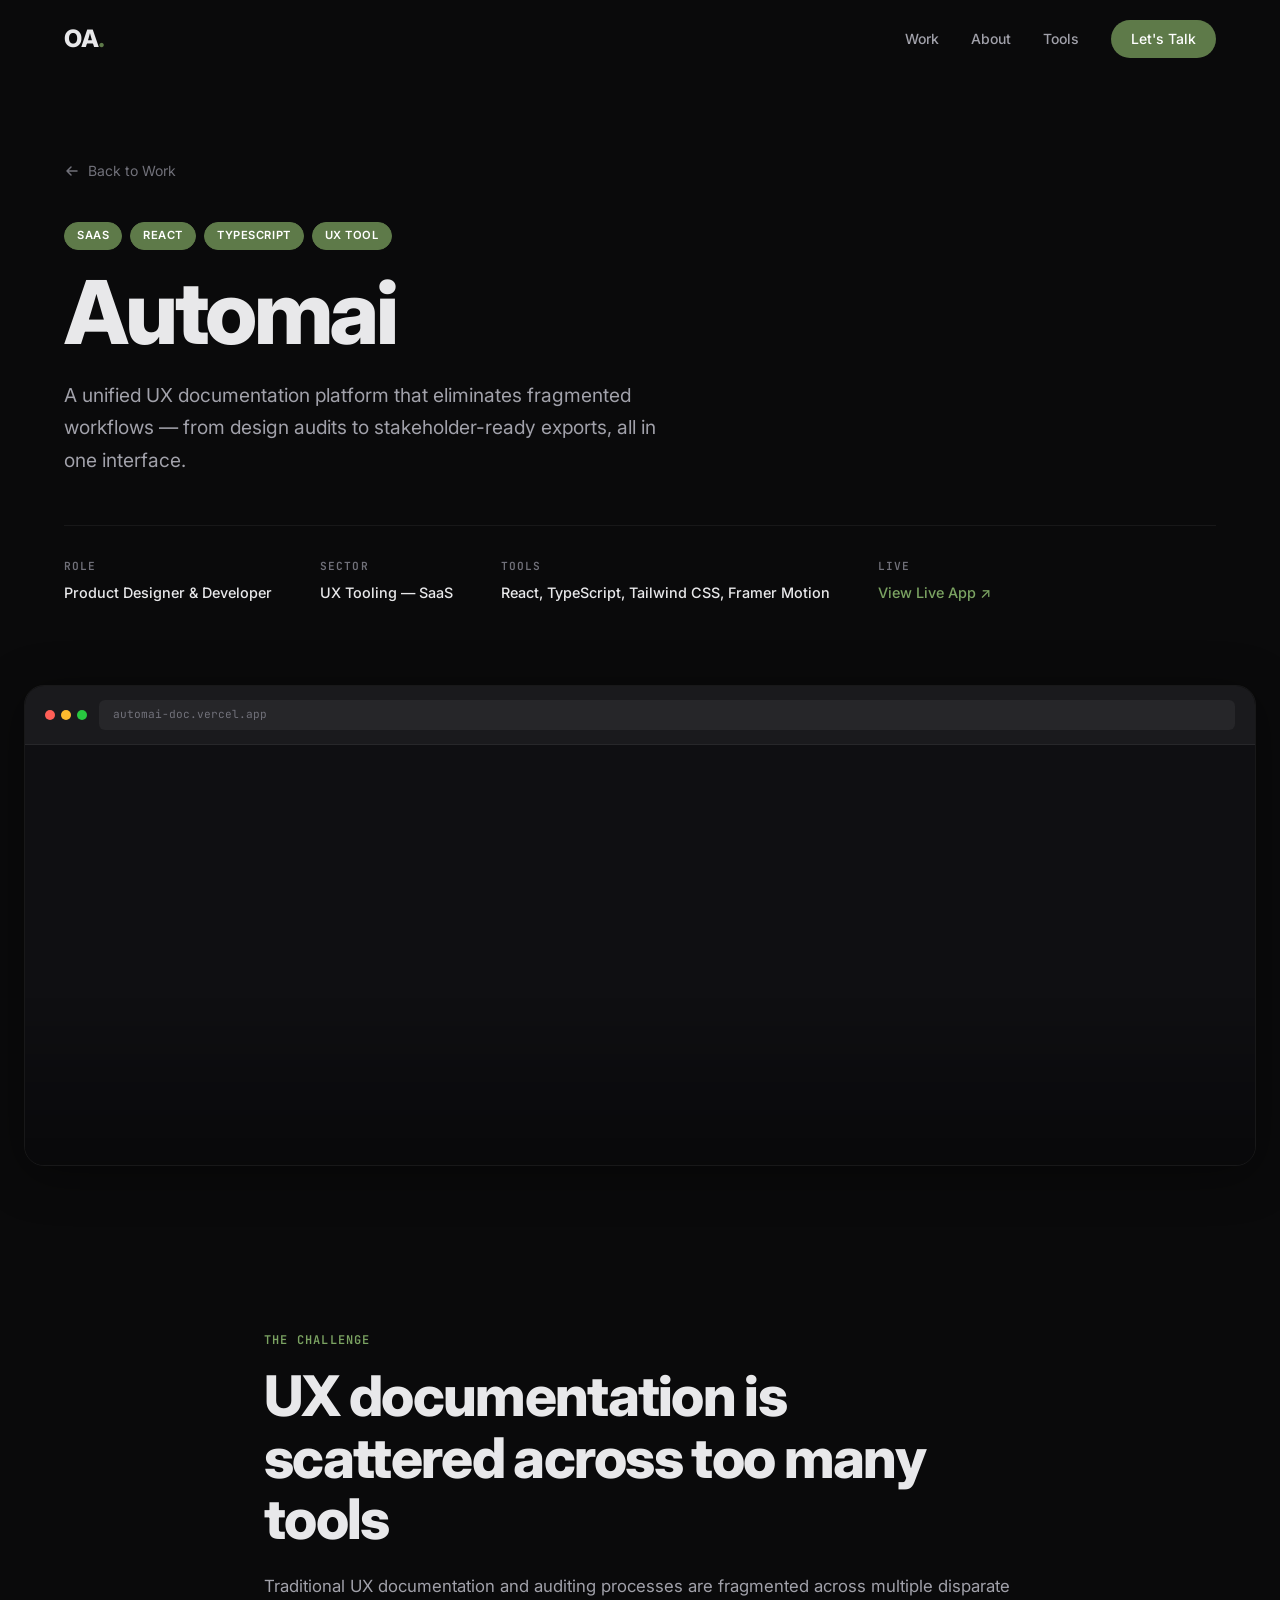
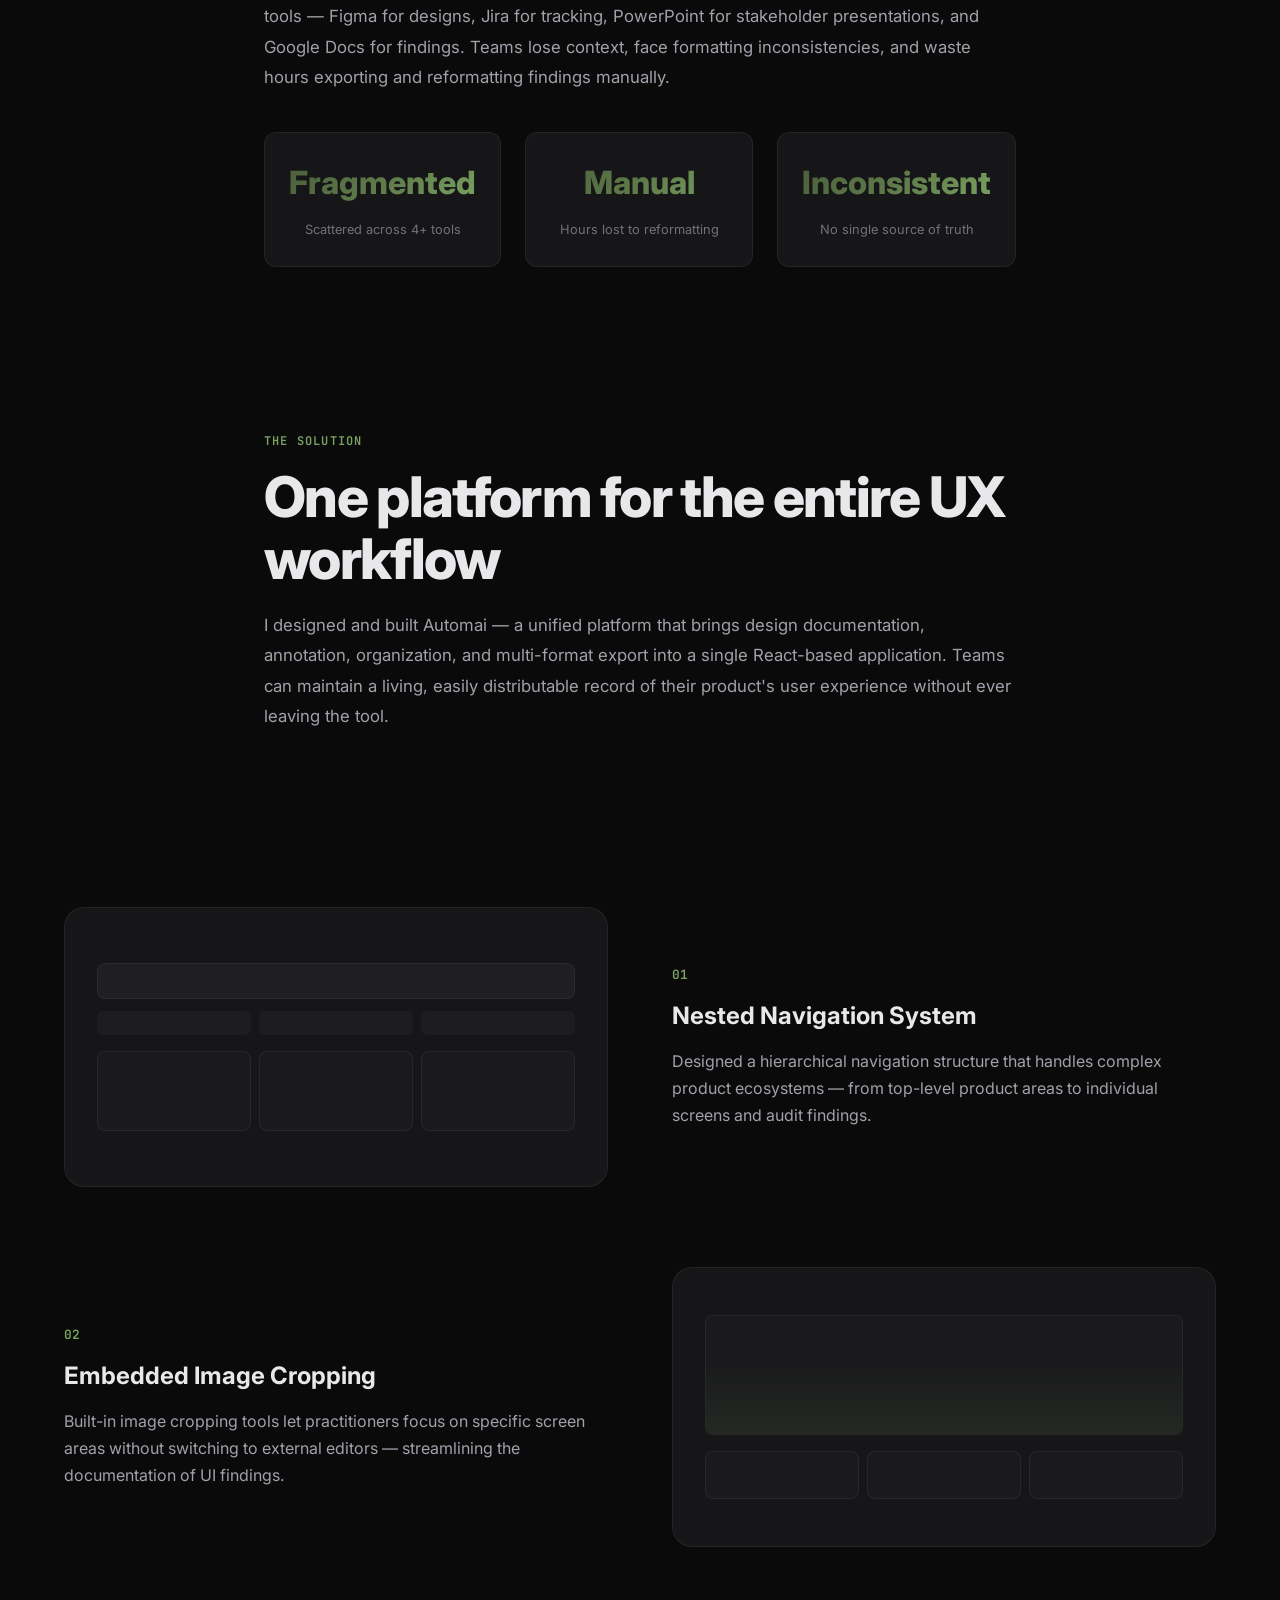
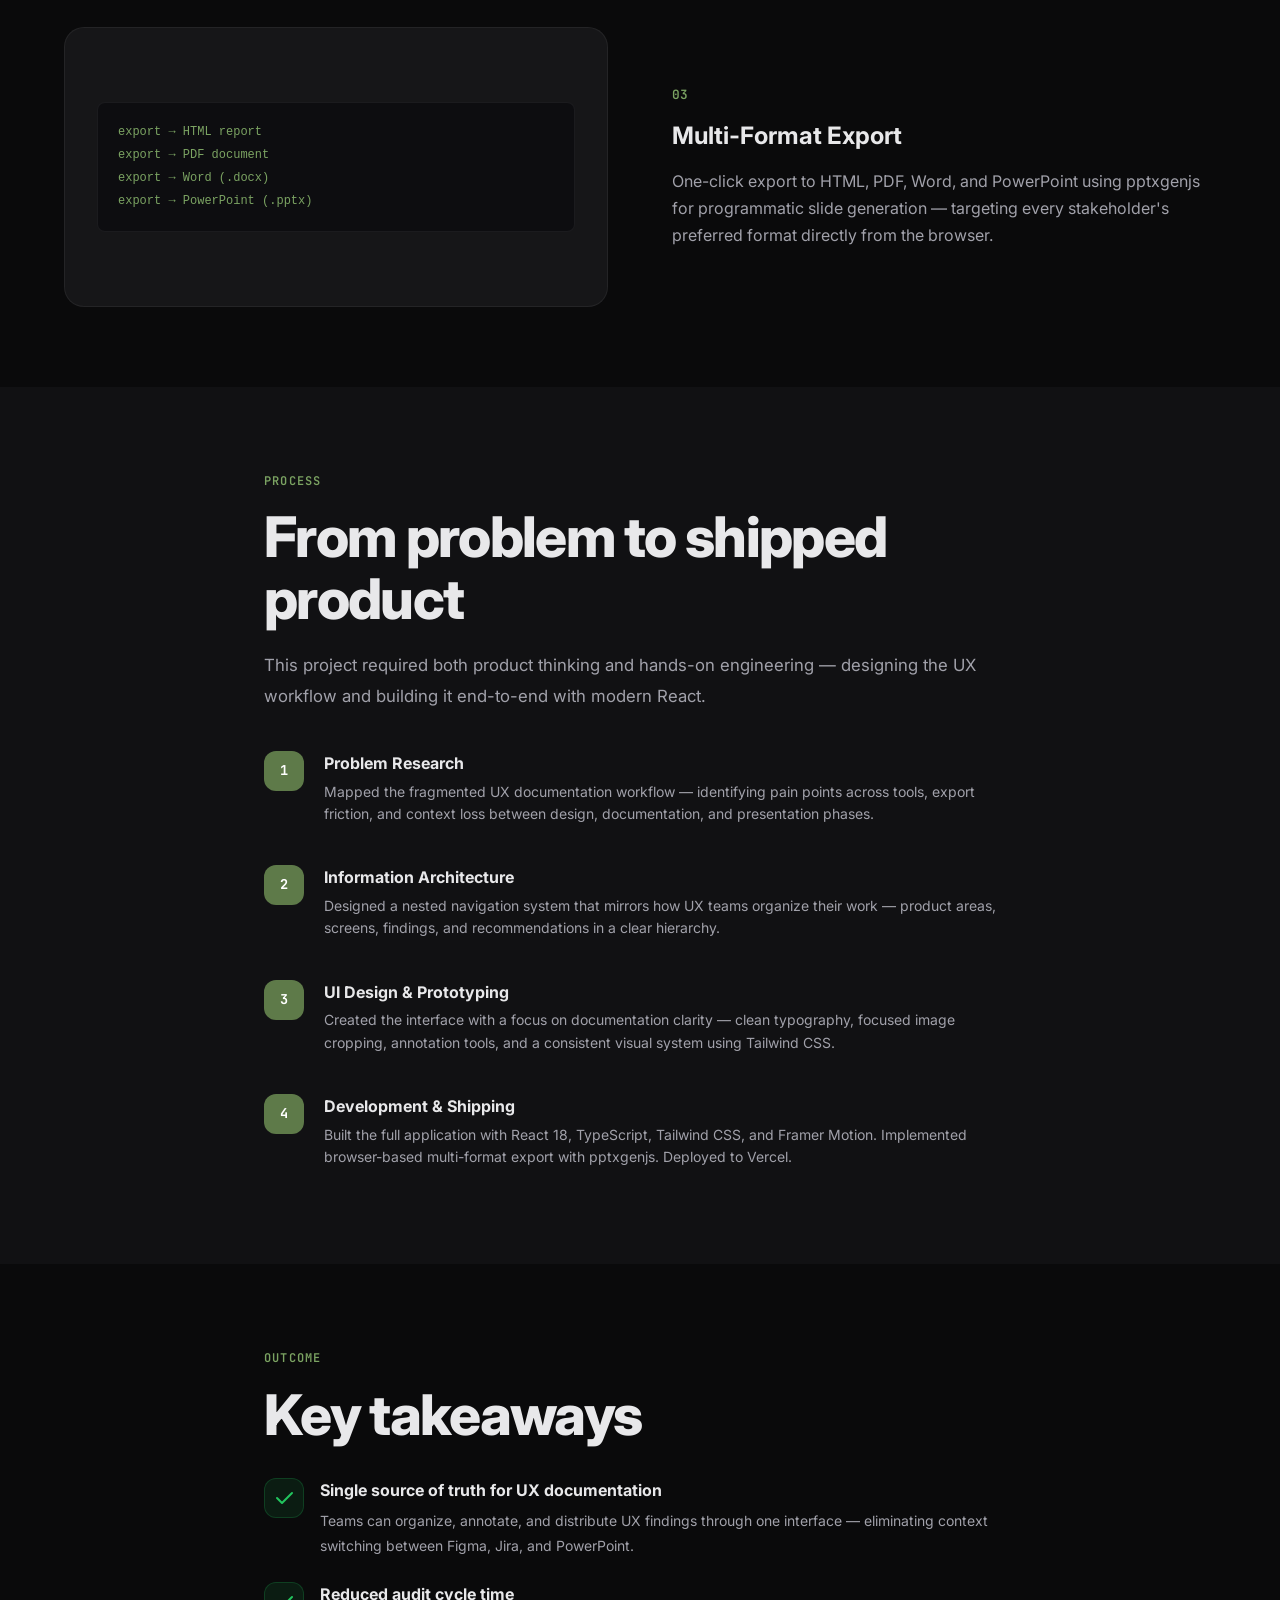
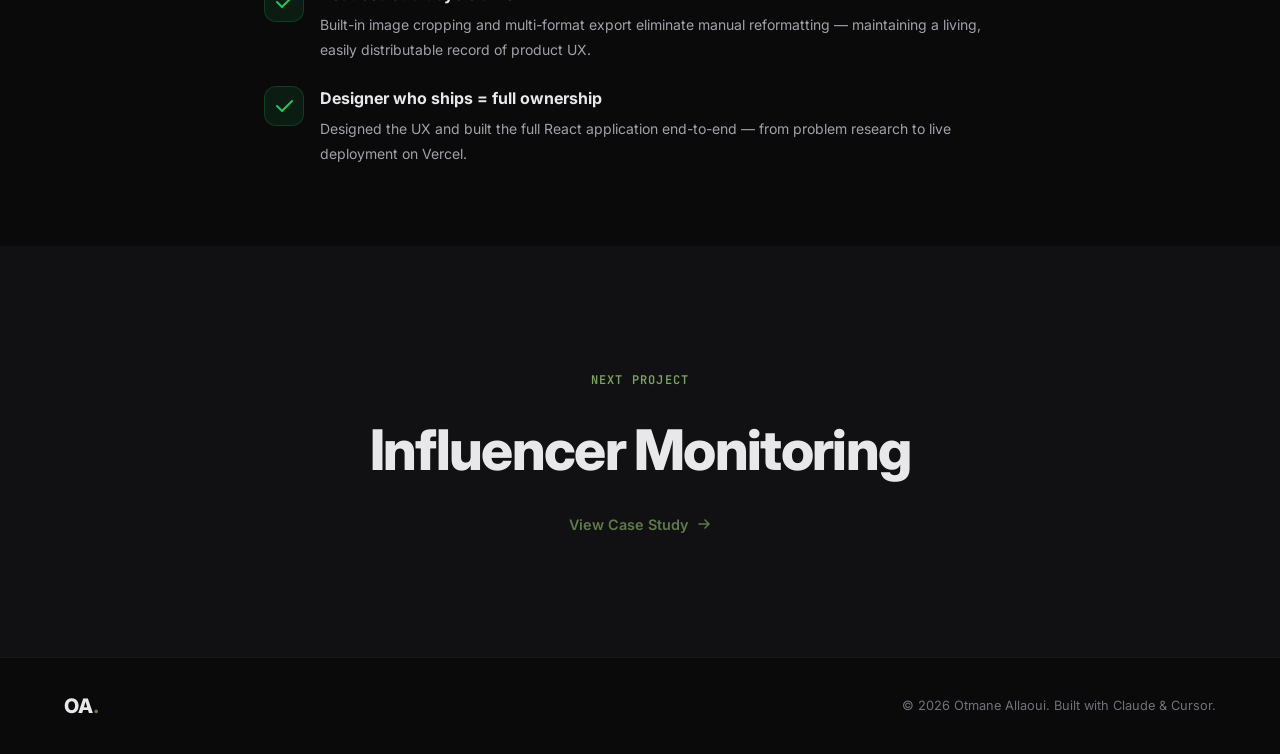
<file: case-automai.html>
<!DOCTYPE html>
<html lang="en">
<head>
    <meta charset="UTF-8">
    <meta name="viewport" content="width=device-width, initial-scale=1.0">
    <title>Automai Case Study — UX Documentation Platform | Otmane Allaoui</title>
    <meta name="description" content="Product design & development case study: How I built a unified UX documentation platform with React, TypeScript, and Tailwind — replacing fragmented workflows with multi-format export.">
    <meta name="keywords" content="UX documentation tool, React app, TypeScript, Tailwind CSS, SaaS design, product design case study, design system, multi-format export">
    <meta name="author" content="Otmane Allaoui">
    <link rel="canonical" href="https://otmaneallaoui.com/case-automai.html">
    <link rel="icon" type="image/svg+xml" href="favicon.svg">
    <meta name="theme-color" content="#0a0a0b">
    <meta name="robots" content="index, follow">

    <!-- Open Graph / LinkedIn -->
    <meta property="og:type" content="article">
    <meta property="og:url" content="https://otmaneallaoui.com/case-automai.html">
    <meta property="og:title" content="Automai — UX Documentation Platform Case Study">
    <meta property="og:description" content="How I built a unified UX documentation platform that replaces fragmented workflows across Figma, Jira, and PowerPoint.">
    <meta property="og:image" content="https://otmaneallaoui.com/og-image.png">
    <meta property="og:site_name" content="Otmane Allaoui Portfolio">

    <!-- Twitter Card -->
    <meta name="twitter:card" content="summary_large_image">
    <meta name="twitter:creator" content="@Otmaneallaoui_9">
    <meta name="twitter:title" content="Automai — UX Documentation Platform Case Study">
    <meta name="twitter:description" content="How I built a unified UX documentation platform that replaces fragmented workflows across Figma, Jira, and PowerPoint.">
    <meta name="twitter:image" content="https://otmaneallaoui.com/og-image.png">

    <!-- Structured Data: Case Study -->
    <script type="application/ld+json">
    {
        "@context": "https://schema.org",
        "@type": "Article",
        "headline": "Automai — UX Documentation Platform",
        "description": "Product design and development case study: Building a unified UX documentation platform with React 18, TypeScript, Tailwind CSS, and multi-format export.",
        "author": {
            "@type": "Person",
            "name": "Otmane Allaoui",
            "url": "https://otmaneallaoui.com"
        },
        "publisher": {
            "@type": "Person",
            "name": "Otmane Allaoui"
        }
    }
    </script>

    <link rel="preconnect" href="https://fonts.googleapis.com">
    <link rel="preconnect" href="https://fonts.gstatic.com" crossorigin>
    <link href="https://fonts.googleapis.com/css2?family=Inter:wght@300;400;500;600;700;800&family=JetBrains+Mono:wght@400;500&display=swap" rel="stylesheet">
    <link rel="stylesheet" href="styles.css">
</head>
<body>
    <div class="cursor-glow" id="cursorGlow"></div>

    <!-- Navigation -->
    <nav class="nav" id="nav">
        <div class="nav-inner">
            <a href="index.html" class="nav-logo">OA<span class="accent">.</span></a>
            <div class="nav-links">
                <a href="index.html#work">Work</a>
                <a href="index.html#about">About</a>
                <a href="index.html#tools">Tools</a>
                <a href="index.html#contact" class="nav-cta">Let's Talk</a>
            </div>
            <button class="nav-toggle" id="navToggle" aria-label="Menu">
                <span></span><span></span>
            </button>
        </div>
    </nav>

    <div class="mobile-menu" id="mobileMenu">
        <a href="index.html#work">Work</a>
        <a href="index.html#about">About</a>
        <a href="index.html#tools">Tools</a>
        <a href="index.html#contact">Let's Talk</a>
    </div>

    <main>
    <article>

    <!-- Case Study Hero -->
    <section class="case-hero">
        <div class="container">
            <a href="index.html#work" class="back-link" data-animate="fade-up">
                <svg width="16" height="16" viewBox="0 0 16 16" fill="none"><path d="M13 8H3M7 4L3 8l4 4" stroke="currentColor" stroke-width="1.5" stroke-linecap="round" stroke-linejoin="round"/></svg>
                Back to Work
            </a>
            <div class="case-hero-content" data-animate="fade-up" data-delay="100">
                <div class="project-tags">
                    <span class="tag">SaaS</span>
                    <span class="tag">React</span>
                    <span class="tag">TypeScript</span>
                    <span class="tag">UX Tool</span>
                </div>
                <h1>Automai</h1>
                <p class="case-hero-desc">A unified UX documentation platform that eliminates fragmented workflows — from design audits to stakeholder-ready exports, all in one interface.</p>
            </div>
            <div class="case-meta" data-animate="fade-up" data-delay="200">
                <div class="meta-item">
                    <span class="meta-label">Role</span>
                    <span class="meta-value">Product Designer & Developer</span>
                </div>
                <div class="meta-item">
                    <span class="meta-label">Sector</span>
                    <span class="meta-value">UX Tooling — SaaS</span>
                </div>
                <div class="meta-item">
                    <span class="meta-label">Tools</span>
                    <span class="meta-value">React, TypeScript, Tailwind CSS, Framer Motion</span>
                </div>
                <div class="meta-item">
                    <span class="meta-label">Live</span>
                    <span class="meta-value"><a href="https://automai-doc.vercel.app/" target="_blank" rel="noopener">View Live App &nearr;</a></span>
                </div>
            </div>
        </div>
    </section>

    <!-- Case Study Mockup -->
    <section class="case-visual">
        <div class="container-wide">
            <div class="case-mockup-large" data-animate="fade-up">
                <div class="mockup-browser large">
                    <div class="browser-dots"><span></span><span></span><span></span></div>
                    <div class="browser-url">automai-doc.vercel.app</div>
                </div>
                <div class="live-preview-frame" style="height: 420px;">
                    <iframe src="https://automai-doc.vercel.app/" loading="lazy" title="Automai UX Documentation Platform"></iframe>
                    <div class="live-preview-overlay"></div>
                </div>
            </div>
        </div>
    </section>

    <!-- The Challenge -->
    <section class="case-section">
        <div class="container-narrow">
            <div class="case-block" data-animate="fade-up">
                <span class="section-label">The Challenge</span>
                <h2>UX documentation is scattered across too many tools</h2>
                <p>
                    Traditional UX documentation and auditing processes are fragmented across multiple disparate tools — Figma for designs, Jira for tracking, PowerPoint for stakeholder presentations, and Google Docs for findings. Teams lose context, face formatting inconsistencies, and waste hours exporting and reformatting findings manually.
                </p>
                <div class="case-highlights">
                    <div class="highlight-item">
                        <span class="highlight-number">Fragmented</span>
                        <span class="highlight-label">Scattered across 4+ tools</span>
                    </div>
                    <div class="highlight-item">
                        <span class="highlight-number">Manual</span>
                        <span class="highlight-label">Hours lost to reformatting</span>
                    </div>
                    <div class="highlight-item">
                        <span class="highlight-number">Inconsistent</span>
                        <span class="highlight-label">No single source of truth</span>
                    </div>
                </div>
            </div>
        </div>
    </section>

    <!-- The Solution -->
    <section class="case-section">
        <div class="container-narrow">
            <div class="case-block" data-animate="fade-up">
                <span class="section-label">The Solution</span>
                <h2>One platform for the entire UX workflow</h2>
                <p>
                    I designed and built Automai — a unified platform that brings design documentation, annotation, organization, and multi-format export into a single React-based application. Teams can maintain a living, easily distributable record of their product's user experience without ever leaving the tool.
                </p>
            </div>
        </div>
    </section>

    <!-- Features -->
    <section class="case-section">
        <div class="container">
            <div class="case-features" data-animate="fade-up">
                <div class="case-feature">
                    <div class="feature-visual">
                        <div class="feature-mock">
                            <div class="mock-search-bar"></div>
                            <div class="mock-filter-row">
                                <span></span><span></span><span></span>
                            </div>
                            <div class="mock-influencer-grid">
                                <div class="mock-influencer-card"></div>
                                <div class="mock-influencer-card"></div>
                                <div class="mock-influencer-card"></div>
                            </div>
                        </div>
                    </div>
                    <div class="feature-content">
                        <span class="feature-number">01</span>
                        <h3>Nested Navigation System</h3>
                        <p>Designed a hierarchical navigation structure that handles complex product ecosystems — from top-level product areas to individual screens and audit findings.</p>
                    </div>
                </div>
                <div class="case-feature reverse">
                    <div class="feature-visual">
                        <div class="feature-mock">
                            <div class="mock-chart-area">
                                <div class="mock-line-chart"></div>
                            </div>
                            <div class="mock-metrics-row">
                                <div class="mock-metric"></div>
                                <div class="mock-metric"></div>
                                <div class="mock-metric"></div>
                            </div>
                        </div>
                    </div>
                    <div class="feature-content">
                        <span class="feature-number">02</span>
                        <h3>Embedded Image Cropping</h3>
                        <p>Built-in image cropping tools let practitioners focus on specific screen areas without switching to external editors — streamlining the documentation of UI findings.</p>
                    </div>
                </div>
                <div class="case-feature">
                    <div class="feature-visual">
                        <div class="feature-mock widget-feature-mock">
                            <div class="mock-embed-code">
                                <code>export → HTML report</code>
                                <code>export → PDF document</code>
                                <code>export → Word (.docx)</code>
                                <code>export → PowerPoint (.pptx)</code>
                            </div>
                        </div>
                    </div>
                    <div class="feature-content">
                        <span class="feature-number">03</span>
                        <h3>Multi-Format Export</h3>
                        <p>One-click export to HTML, PDF, Word, and PowerPoint using pptxgenjs for programmatic slide generation — targeting every stakeholder's preferred format directly from the browser.</p>
                    </div>
                </div>
            </div>
        </div>
    </section>

    <!-- Process -->
    <section class="case-section section-dark">
        <div class="container-narrow">
            <div class="case-block" data-animate="fade-up">
                <span class="section-label">Process</span>
                <h2>From problem to shipped product</h2>
                <p>
                    This project required both product thinking and hands-on engineering — designing the UX workflow and building it end-to-end with modern React.
                </p>
                <div class="process-steps">
                    <div class="process-step">
                        <div class="step-number">1</div>
                        <div class="step-content">
                            <h4>Problem Research</h4>
                            <p>Mapped the fragmented UX documentation workflow — identifying pain points across tools, export friction, and context loss between design, documentation, and presentation phases.</p>
                        </div>
                    </div>
                    <div class="process-step">
                        <div class="step-number">2</div>
                        <div class="step-content">
                            <h4>Information Architecture</h4>
                            <p>Designed a nested navigation system that mirrors how UX teams organize their work — product areas, screens, findings, and recommendations in a clear hierarchy.</p>
                        </div>
                    </div>
                    <div class="process-step">
                        <div class="step-number">3</div>
                        <div class="step-content">
                            <h4>UI Design & Prototyping</h4>
                            <p>Created the interface with a focus on documentation clarity — clean typography, focused image cropping, annotation tools, and a consistent visual system using Tailwind CSS.</p>
                        </div>
                    </div>
                    <div class="process-step">
                        <div class="step-number">4</div>
                        <div class="step-content">
                            <h4>Development & Shipping</h4>
                            <p>Built the full application with React 18, TypeScript, Tailwind CSS, and Framer Motion. Implemented browser-based multi-format export with pptxgenjs. Deployed to Vercel.</p>
                        </div>
                    </div>
                </div>
            </div>
        </div>
    </section>

    <!-- Results -->
    <section class="case-section">
        <div class="container-narrow">
            <div class="case-block" data-animate="fade-up">
                <span class="section-label">Outcome</span>
                <h2>Key takeaways</h2>
                <div class="case-results">
                    <div class="result-item">
                        <div class="result-icon">
                            <svg width="24" height="24" viewBox="0 0 24 24" fill="none"><path d="M5 12l5 5L20 7" stroke="currentColor" stroke-width="2" stroke-linecap="round" stroke-linejoin="round"/></svg>
                        </div>
                        <div>
                            <h4>Single source of truth for UX documentation</h4>
                            <p>Teams can organize, annotate, and distribute UX findings through one interface — eliminating context switching between Figma, Jira, and PowerPoint.</p>
                        </div>
                    </div>
                    <div class="result-item">
                        <div class="result-icon">
                            <svg width="24" height="24" viewBox="0 0 24 24" fill="none"><path d="M5 12l5 5L20 7" stroke="currentColor" stroke-width="2" stroke-linecap="round" stroke-linejoin="round"/></svg>
                        </div>
                        <div>
                            <h4>Reduced audit cycle time</h4>
                            <p>Built-in image cropping and multi-format export eliminate manual reformatting — maintaining a living, easily distributable record of product UX.</p>
                        </div>
                    </div>
                    <div class="result-item">
                        <div class="result-icon">
                            <svg width="24" height="24" viewBox="0 0 24 24" fill="none"><path d="M5 12l5 5L20 7" stroke="currentColor" stroke-width="2" stroke-linecap="round" stroke-linejoin="round"/></svg>
                        </div>
                        <div>
                            <h4>Designer who ships = full ownership</h4>
                            <p>Designed the UX and built the full React application end-to-end — from problem research to live deployment on Vercel.</p>
                        </div>
                    </div>
                </div>
            </div>
        </div>
    </section>

    <!-- Next Project -->
    <section class="case-section section-dark">
        <div class="container">
            <div class="next-project" data-animate="fade-up">
                <span class="section-label">Next Project</span>
                <a href="case-influencer-monitoring.html" class="next-project-link">
                    <h2>Influencer Monitoring</h2>
                    <span class="project-link">View Case Study <svg width="16" height="16" viewBox="0 0 16 16" fill="none"><path d="M3 8h10M9 4l4 4-4 4" stroke="currentColor" stroke-width="1.5" stroke-linecap="round" stroke-linejoin="round"/></svg></span>
                </a>
            </div>
        </div>
    </section>

    </article>
    </main>

    <!-- Footer -->
    <footer class="footer">
        <div class="container">
            <div class="footer-inner">
                <span class="footer-logo">OA<span class="accent">.</span></span>
                <span class="footer-copy">&copy; 2026 Otmane Allaoui. Built with Claude & Cursor.</span>
            </div>
        </div>
    </footer>

    <script src="script.js" defer></script>
</body>
</html>
</file>
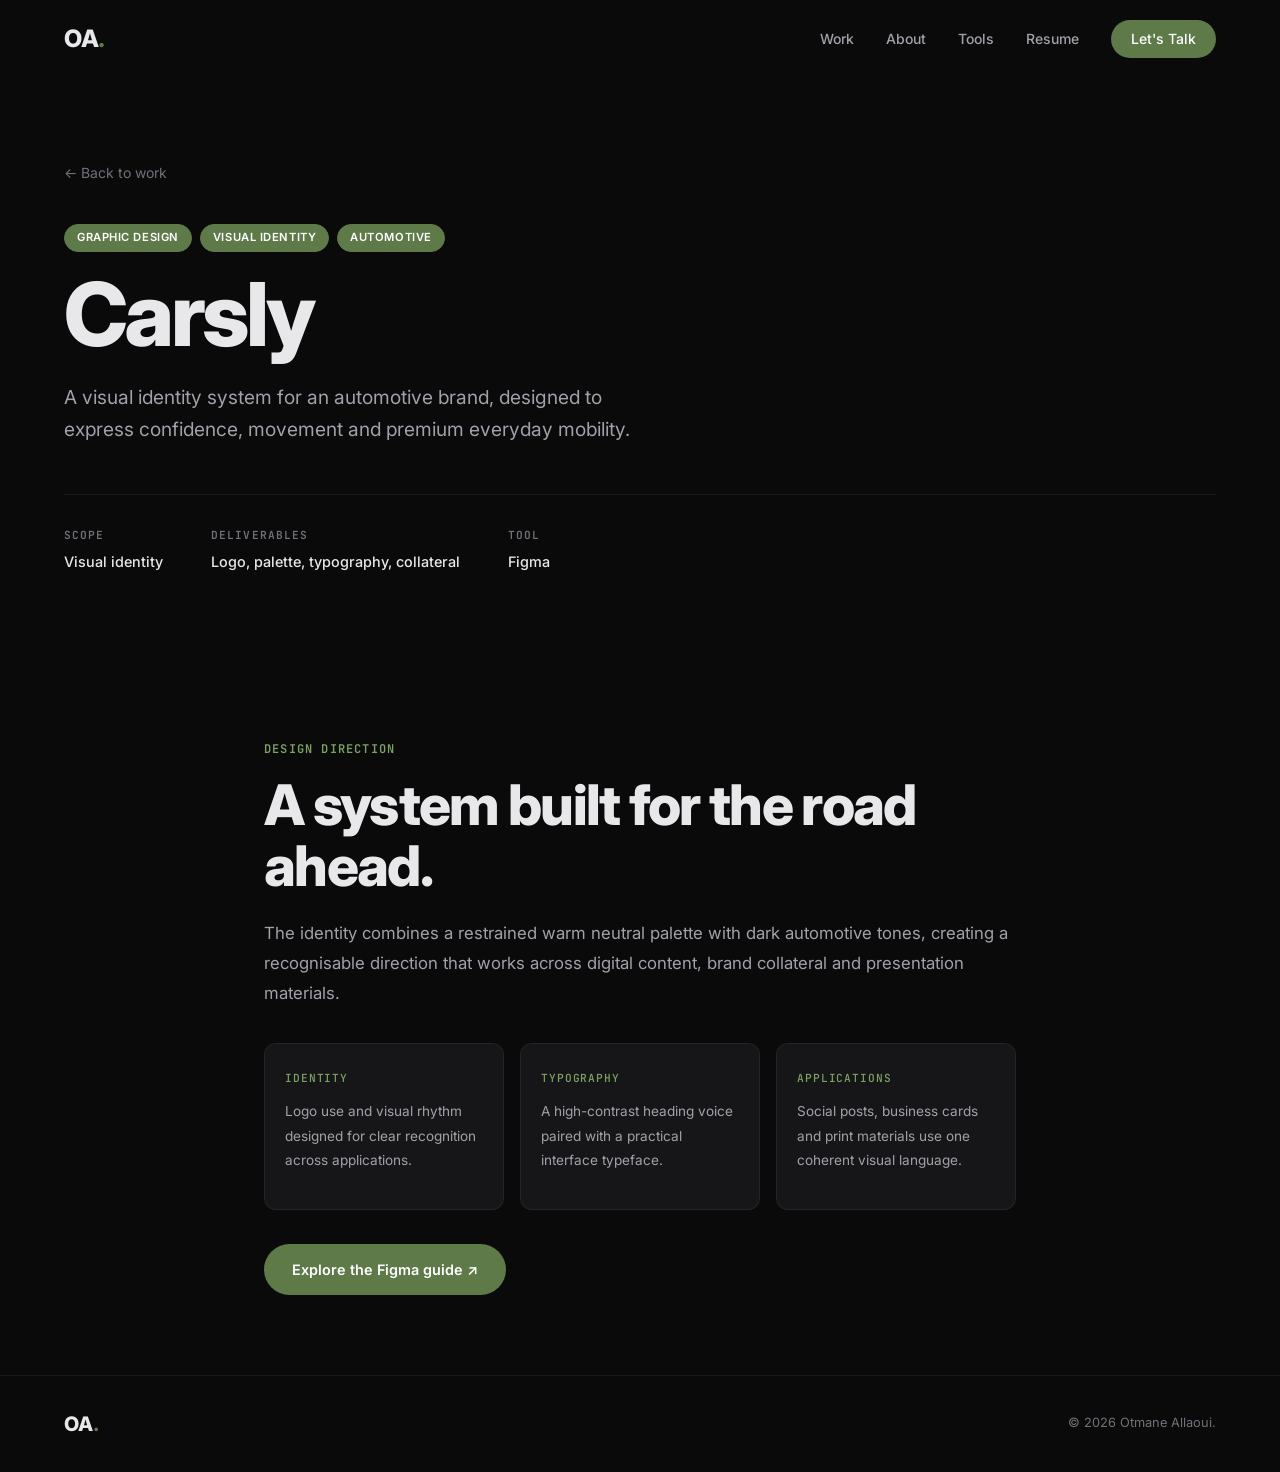
<file: case-carsly.html>
<!DOCTYPE html>
<html lang="en">
<head>
<meta charset="UTF-8">
<meta name="viewport" content="width=device-width, initial-scale=1.0">
<title>Carsly Visual Identity — Otmane Allaoui</title>
<meta name="description" content="Carsly visual identity project by Otmane Allaoui.">
<link rel="icon" type="image/svg+xml" href="favicon.svg">
<link rel="stylesheet" href="styles.css?v=english-only-1">
<link rel="preconnect" href="https://fonts.googleapis.com">
<link rel="preconnect" href="https://fonts.gstatic.com" crossorigin>
<link href="https://fonts.googleapis.com/css2?family=Inter:wght@300;400;500;600;700;800&family=JetBrains+Mono:wght@400;500&display=swap" rel="stylesheet">
</head>
<body>
<div class="cursor-glow" id="cursorGlow">
</div>
<nav class="nav" id="nav">
<div class="nav-inner">
<a href="index.html" class="nav-logo">OA<span class="accent">.</span>
</a>
<div class="nav-links">
<a href="index.html#work">Work</a>
<a href="index.html#about">About</a>
<a href="index.html#tools">Tools</a>
<a href="resume.html">Resume</a>
<a href="index.html#contact" class="nav-cta">Let's Talk</a>
</div>
<button class="nav-toggle" id="navToggle" aria-label="Menu">
<span>
</span>
<span>
</span>
</button>
</div>
</nav>
<div class="mobile-menu" id="mobileMenu">
<a href="index.html#work">Work</a>
<a href="index.html#about">About</a>
<a href="index.html#tools">Tools</a>
<a href="resume.html">Resume</a>
<a href="index.html#contact">Let's Talk</a>
</div>
<main>
<article class="graphic-case">
<section class="case-hero">
<div class="container">
<a href="index.html#work" class="back-link">← Back to work</a>
<div class="case-hero-content">
<div class="project-tags">
<span class="tag">Graphic Design</span>
<span class="tag">Visual Identity</span>
<span class="tag">Automotive</span>
</div>
<h1>Carsly</h1>
<p class="case-hero-desc">A visual identity system for an automotive brand, designed to express confidence, movement and premium everyday mobility.</p>
</div>
<div class="case-meta">
<div class="meta-item">
<span class="meta-label">Scope</span>
<span class="meta-value">Visual identity</span>
</div>
<div class="meta-item">
<span class="meta-label">Deliverables</span>
<span class="meta-value">Logo, palette, typography, collateral</span>
</div>
<div class="meta-item">
<span class="meta-label">Tool</span>
<span class="meta-value">Figma</span>
</div>
</div>
</div>
</section>
<section class="case-section">
<div class="container-narrow">
<div class="case-block">
<span class="section-label">Design direction</span>
<h2>A system built for the road ahead.</h2>
<p>The identity combines a restrained warm neutral palette with dark automotive tones, creating a recognisable direction that works across digital content, brand collateral and presentation materials.</p>
<div class="graphic-detail-grid">
<div>
<span>Identity</span>
<p>Logo use and visual rhythm designed for clear recognition across applications.</p>
</div>
<div>
<span>Typography</span>
<p>A high-contrast heading voice paired with a practical interface typeface.</p>
</div>
<div>
<span>Applications</span>
<p>Social posts, business cards and print materials use one coherent visual language.</p>
</div>
</div>
<a href="https://www.figma.com/proto/RUXMl6AUKLuCRlEqfOFmsb/Design-Guide-line--Copy---copie-?node-id=446-532&viewport=570%2C358%2C0.02&t=nK50nMYC9Pzt0Xas-1&scaling=scale-down-width&content-scaling=fixed&page-id=446%3A531&show-proto-sidebar=1&starting-point-node-id=446%3A532" target="_blank" rel="noopener" class="btn btn-primary">Explore the Figma guide ↗</a>
</div>
</div>
</section>
</article>
</main>
<footer class="footer">
<div class="container">
<div class="footer-inner">
<span class="footer-logo">OA<span class="accent">.</span>
</span>
<span class="footer-copy">© 2026 Otmane Allaoui.</span>
</div>
</div>
</footer>
<script src="script.js?v=english-only-1" defer>
</script>
</body>
</html>
</file>
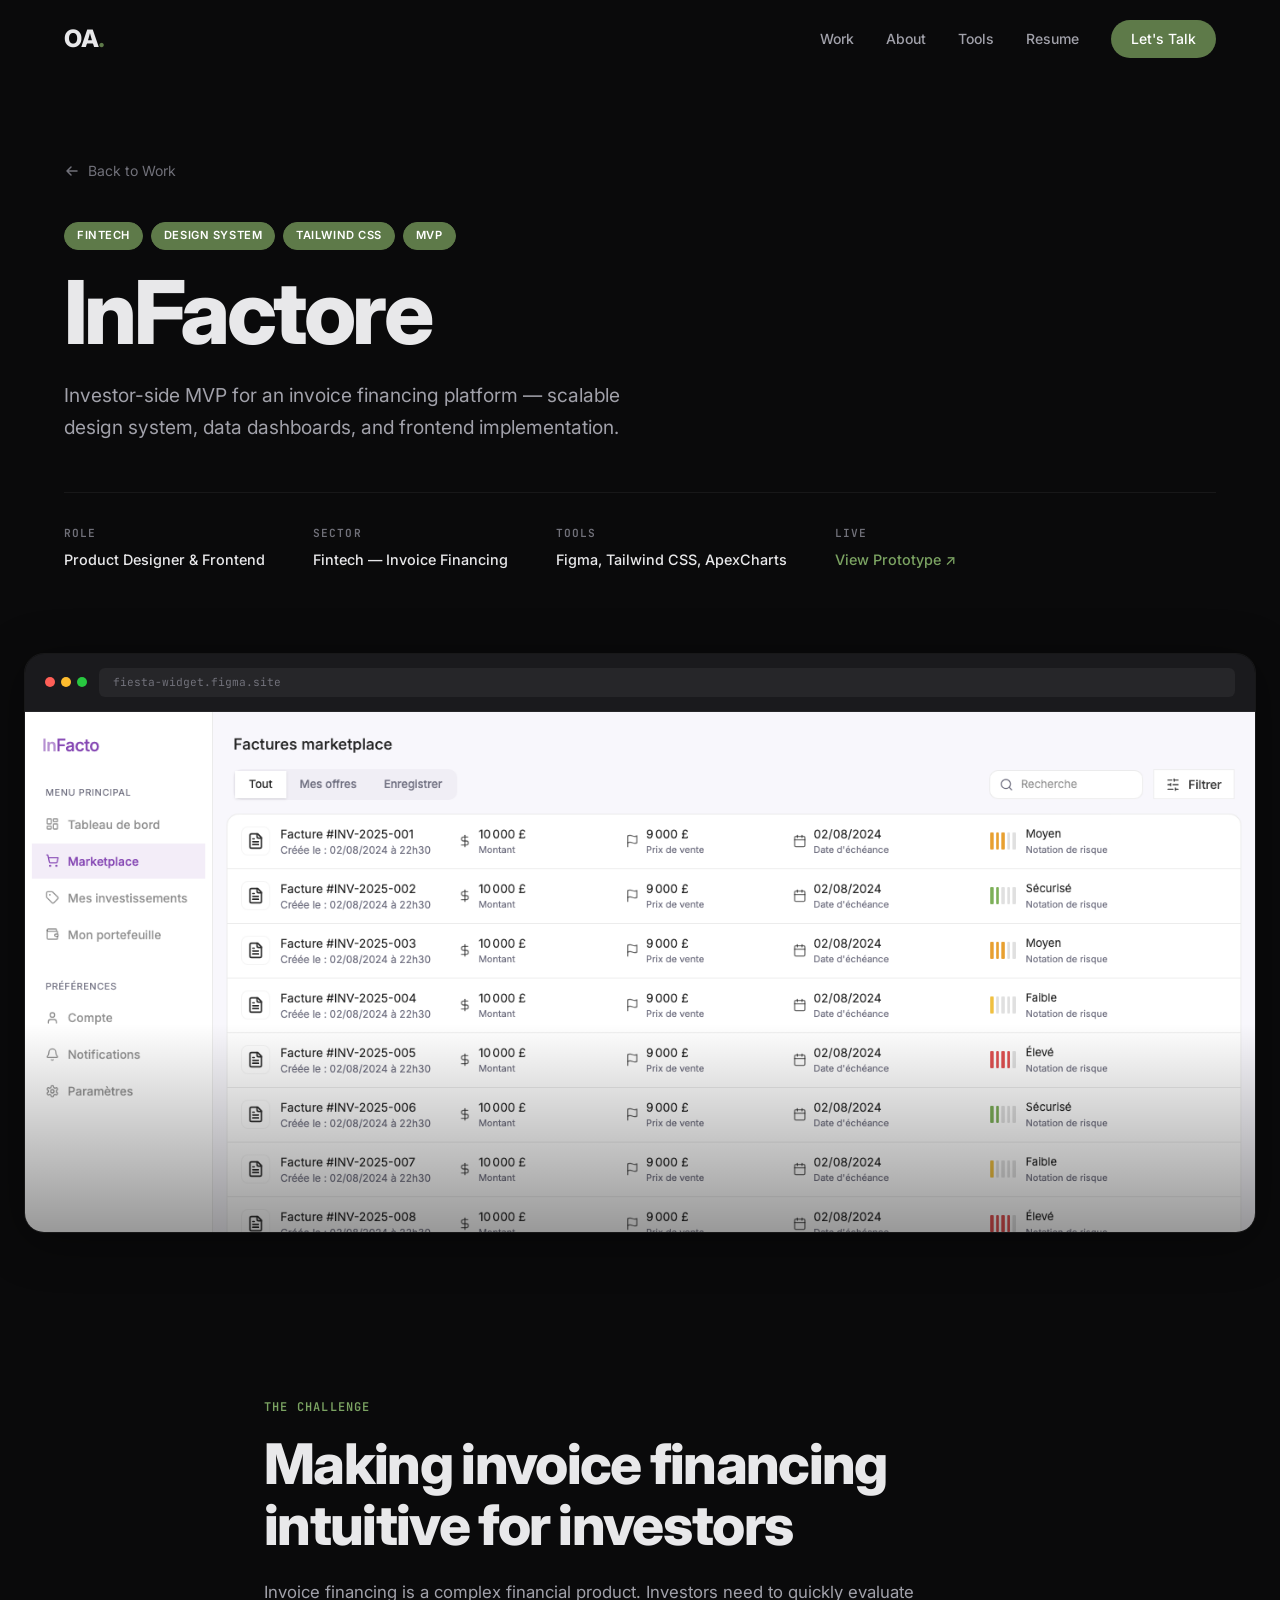
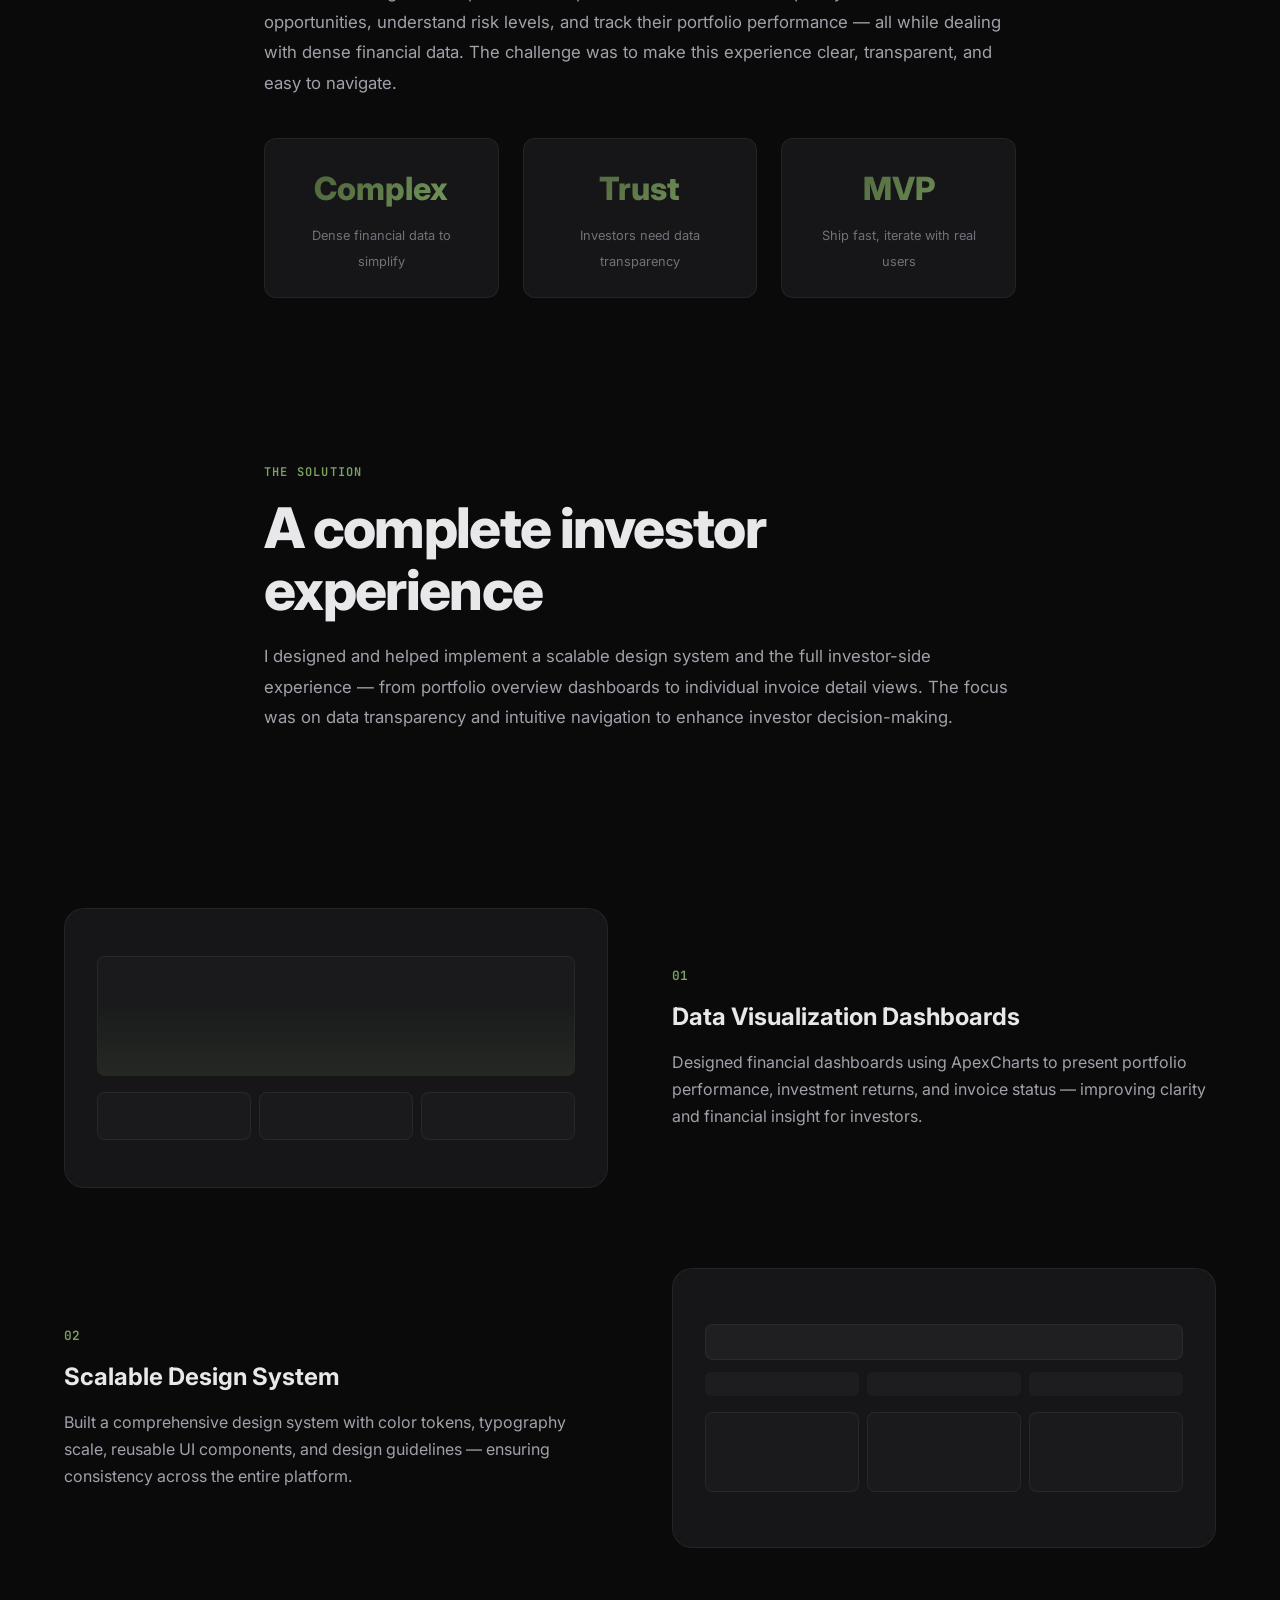
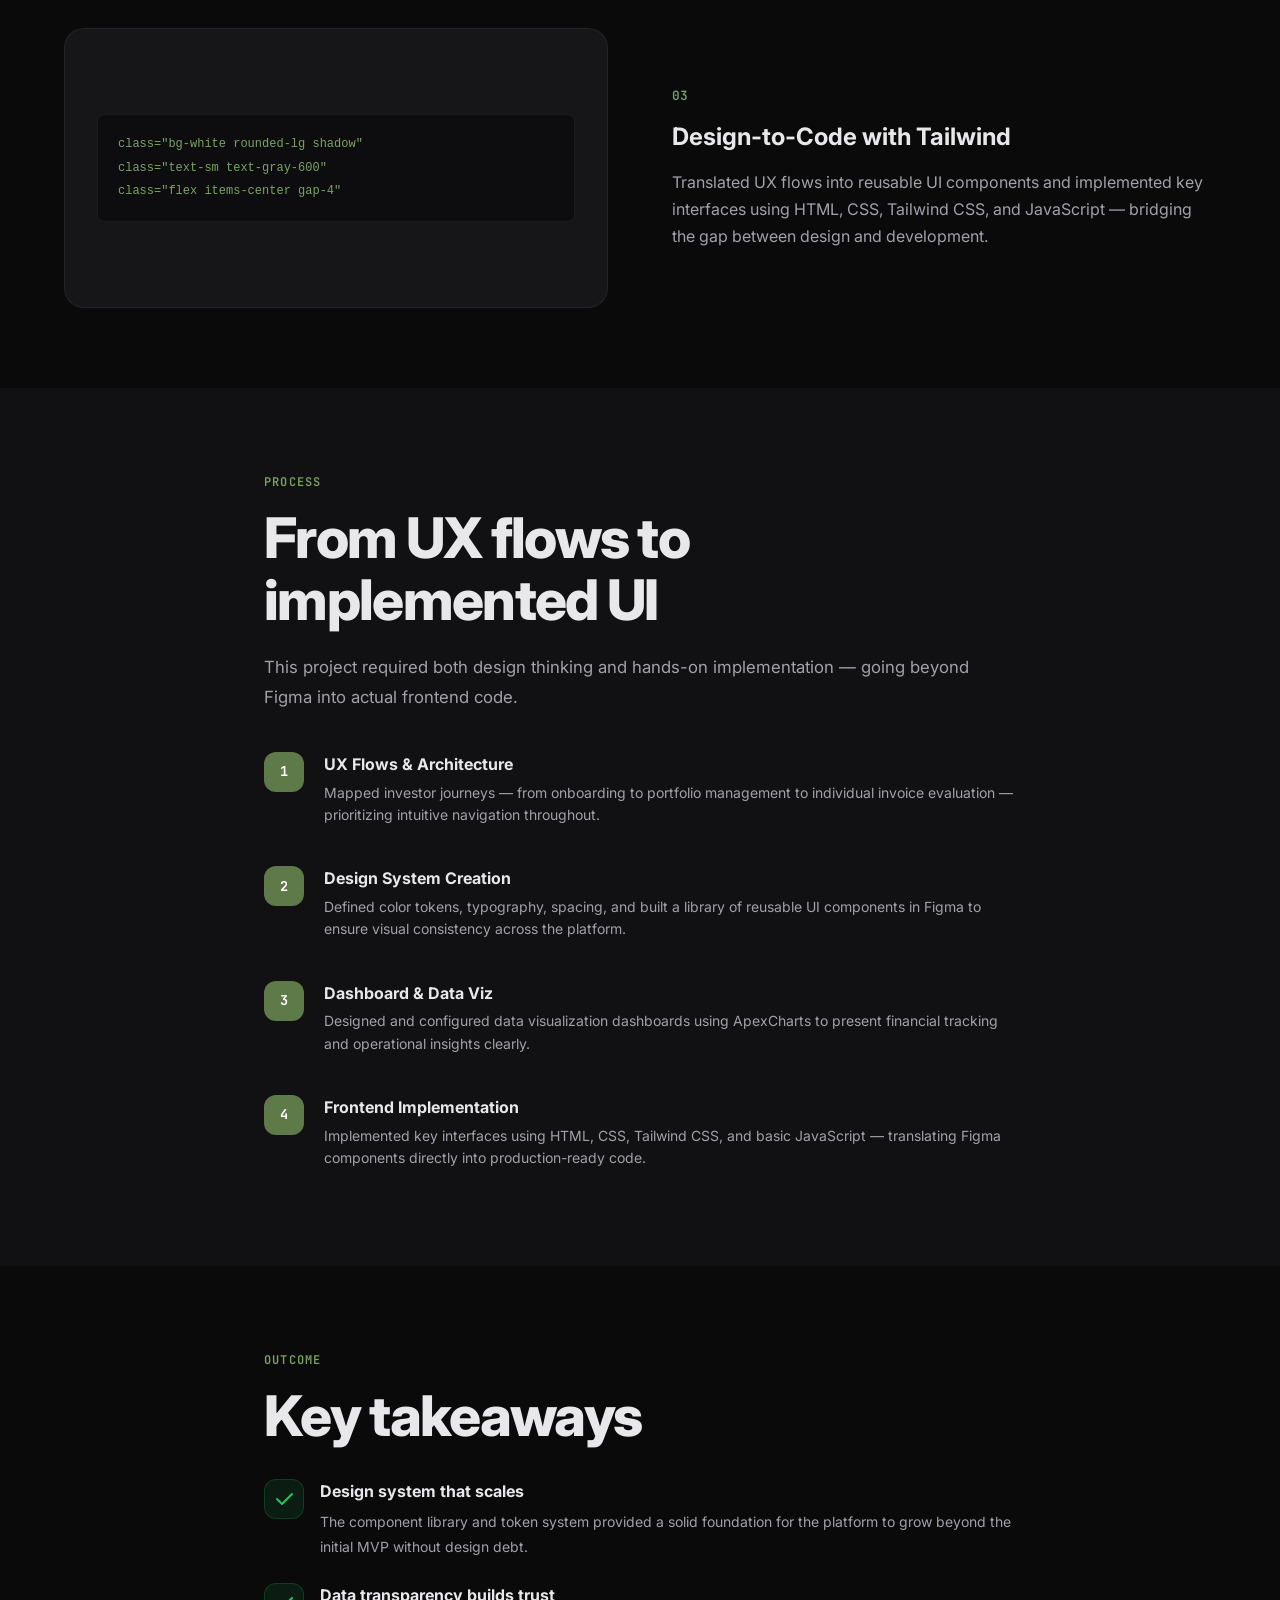
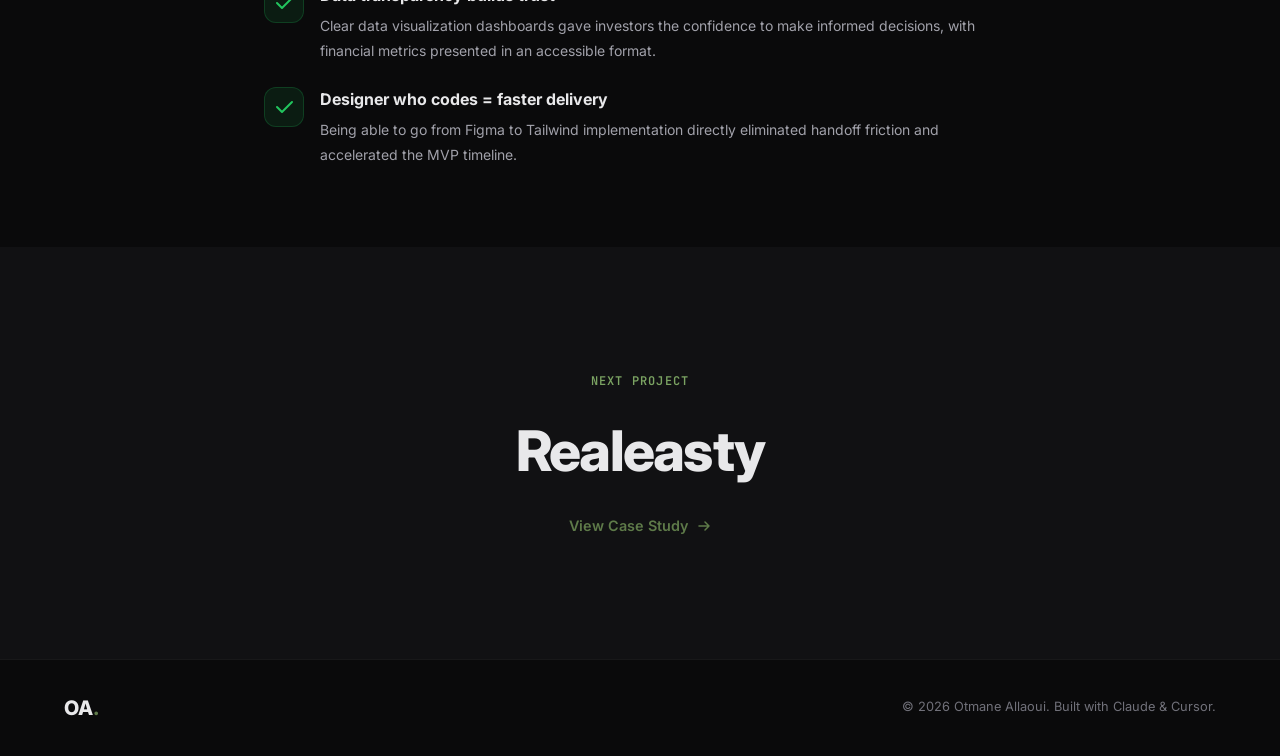
<file: case-infacto.html>
<!DOCTYPE html>
<html lang="en">
<head>
    <meta charset="UTF-8">
    <meta name="viewport" content="width=device-width, initial-scale=1.0">
    <title>InFactore Case Study — Fintech Design System & Dashboard | Otmane Allaoui</title>
    <meta name="description" content="Product design case study: How I designed a scalable design system, data visualization dashboards, and investor UX for a fintech invoice financing MVP using Figma and Tailwind CSS.">
    <meta name="keywords" content="fintech UX case study, design system, dashboard design, invoice financing, product design, Figma, Tailwind CSS, data visualization, MVP design">
    <meta name="author" content="Otmane Allaoui">
    <link rel="canonical" href="https://otmane-portfolio.vercel.app/case-infacto.html">
    <link rel="icon" type="image/svg+xml" href="favicon.svg">
    <meta name="theme-color" content="#0a0a0b">
    <meta name="robots" content="index, follow">

    <!-- Open Graph / LinkedIn -->
    <meta property="og:type" content="article">
    <meta property="og:url" content="https://otmane-portfolio.vercel.app/case-infacto.html">
    <meta property="og:title" content="InFactore — Fintech Design System & Dashboard Case Study">
    <meta property="og:description" content="How I designed a scalable design system, data dashboards, and investor UX for a fintech invoice financing MVP.">
    <meta property="og:image" content="https://otmane-portfolio.vercel.app/og-image.png">
    <meta property="og:site_name" content="Otmane Allaoui Portfolio">

    <!-- Twitter Card -->
    <meta name="twitter:card" content="summary_large_image">
    <meta name="twitter:creator" content="@Otmaneallaoui_9">
    <meta name="twitter:title" content="InFactore — Fintech Design System & Dashboard Case Study">
    <meta name="twitter:description" content="How I designed a scalable design system, data dashboards, and investor UX for a fintech invoice financing MVP.">
    <meta name="twitter:image" content="https://otmane-portfolio.vercel.app/og-image.png">

    <!-- Structured Data: Case Study -->
    <script type="application/ld+json">
    {
        "@context": "https://schema.org",
        "@type": "Article",
        "headline": "InFactore — Fintech Invoice Financing Platform Design",
        "description": "Product design case study: Designing a scalable design system, data visualization dashboards, and investor experience for a fintech invoice financing MVP.",
        "author": {
            "@type": "Person",
            "name": "Otmane Allaoui",
            "url": "https://otmane-portfolio.vercel.app"
        },
        "publisher": {
            "@type": "Person",
            "name": "Otmane Allaoui"
        }
    }
    </script>

    <link rel="preconnect" href="https://fonts.googleapis.com">
    <link rel="preconnect" href="https://fonts.gstatic.com" crossorigin>
    <link href="https://fonts.googleapis.com/css2?family=Inter:wght@300;400;500;600;700;800&family=JetBrains+Mono:wght@400;500&display=swap" rel="stylesheet">
    <link rel="stylesheet" href="styles.css?v=english-only-1">

    <!-- Google Analytics (GA4) -->
    <script async src="https://www.googletagmanager.com/gtag/js?id=G-G1472X1V0Q"></script>
    <script>
      window.dataLayer = window.dataLayer || [];
      function gtag(){dataLayer.push(arguments);}
      gtag('js', new Date());
      gtag('config', 'G-G1472X1V0Q');
    </script>

    <!-- Microsoft Clarity -->
    <script type="text/javascript">
      (function(c,l,a,r,i,t,y){
        c[a]=c[a]||function(){(c[a].q=c[a].q||[]).push(arguments)};
        t=l.createElement(r);t.async=1;t.src="https://www.clarity.ms/tag/"+i;
        y=l.getElementsByTagName(r)[0];y.parentNode.insertBefore(t,y);
      })(window,document,"clarity","script","XXXXXXXXXX");
    </script>
</head>
<body>
    <div class="cursor-glow" id="cursorGlow"></div>

    <!-- Navigation -->
    <nav class="nav" id="nav">
        <div class="nav-inner">
            <a href="index.html" class="nav-logo">OA<span class="accent">.</span></a>
            <div class="nav-links">
                <a href="index.html#work">Work</a>
                <a href="index.html#about">About</a>
                <a href="index.html#tools">Tools</a>
                <a href="resume.html">Resume</a>
                <a href="index.html#contact" class="nav-cta">Let's Talk</a>
            </div>
            <button class="nav-toggle" id="navToggle" aria-label="Menu">
                <span></span><span></span>
            </button>
        </div>
    </nav>

    <div class="mobile-menu" id="mobileMenu">
        <a href="index.html#work">Work</a>
        <a href="index.html#about">About</a>
        <a href="index.html#tools">Tools</a>
        <a href="resume.html">Resume</a>
        <a href="index.html#contact">Let's Talk</a>
    </div>

    <main>
    <article>

    <!-- Case Study Hero -->
    <section class="case-hero">
        <div class="container">
            <a href="index.html#work" class="back-link" data-animate="fade-up">
                <svg width="16" height="16" viewBox="0 0 16 16" fill="none"><path d="M13 8H3M7 4L3 8l4 4" stroke="currentColor" stroke-width="1.5" stroke-linecap="round" stroke-linejoin="round"/></svg>
                Back to Work
            </a>
            <div class="case-hero-content" data-animate="fade-up" data-delay="100">
                <div class="project-tags">
                    <span class="tag">Fintech</span>
                    <span class="tag">Design System</span>
                    <span class="tag">Tailwind CSS</span>
                    <span class="tag">MVP</span>
                </div>
                <h1>InFactore</h1>
                <p class="case-hero-desc">Investor-side MVP for an invoice financing platform — scalable design system, data dashboards, and frontend implementation.</p>
            </div>
            <div class="case-meta" data-animate="fade-up" data-delay="200">
                <div class="meta-item">
                    <span class="meta-label">Role</span>
                    <span class="meta-value">Product Designer & Frontend</span>
                </div>
                <div class="meta-item">
                    <span class="meta-label">Sector</span>
                    <span class="meta-value">Fintech — Invoice Financing</span>
                </div>
                <div class="meta-item">
                    <span class="meta-label">Tools</span>
                    <span class="meta-value">Figma, Tailwind CSS, ApexCharts</span>
                </div>
                <div class="meta-item">
                    <span class="meta-label">Live</span>
                    <span class="meta-value"><a href="https://fiesta-widget-31934268.figma.site/" target="_blank" rel="noopener">View Prototype &nearr;</a></span>
                </div>
            </div>
        </div>
    </section>

    <!-- Case Study Mockup -->
    <section class="case-visual">
        <div class="container-wide">
            <div class="case-mockup-large" data-animate="fade-up">
                <div class="mockup-browser large">
                    <div class="browser-dots"><span></span><span></span><span></span></div>
                    <div class="browser-url">fiesta-widget.figma.site</div>
                </div>
                <div class="live-preview-frame case-screenshot">
                    <img src="assets/screenshots/infacto.png" alt="Infacto invoice financing marketplace screenshot" class="preview-image">
                    <div class="live-preview-overlay"></div>
                </div>
            </div>
        </div>
    </section>

    <!-- The Challenge -->
    <section class="case-section">
        <div class="container-narrow">
            <div class="case-block" data-animate="fade-up">
                <span class="section-label">The Challenge</span>
                <h2>Making invoice financing intuitive for investors</h2>
                <p>
                    Invoice financing is a complex financial product. Investors need to quickly evaluate opportunities, understand risk levels, and track their portfolio performance — all while dealing with dense financial data. The challenge was to make this experience clear, transparent, and easy to navigate.
                </p>
                <div class="case-highlights">
                    <div class="highlight-item">
                        <span class="highlight-number">Complex</span>
                        <span class="highlight-label">Dense financial data to simplify</span>
                    </div>
                    <div class="highlight-item">
                        <span class="highlight-number">Trust</span>
                        <span class="highlight-label">Investors need data transparency</span>
                    </div>
                    <div class="highlight-item">
                        <span class="highlight-number">MVP</span>
                        <span class="highlight-label">Ship fast, iterate with real users</span>
                    </div>
                </div>
            </div>
        </div>
    </section>

    <!-- The Solution -->
    <section class="case-section">
        <div class="container-narrow">
            <div class="case-block" data-animate="fade-up">
                <span class="section-label">The Solution</span>
                <h2>A complete investor experience</h2>
                <p>
                    I designed and helped implement a scalable design system and the full investor-side experience — from portfolio overview dashboards to individual invoice detail views. The focus was on data transparency and intuitive navigation to enhance investor decision-making.
                </p>
            </div>
        </div>
    </section>

    <!-- Features -->
    <section class="case-section">
        <div class="container">
            <div class="case-features" data-animate="fade-up">
                <div class="case-feature">
                    <div class="feature-visual">
                        <div class="feature-mock">
                            <div class="mock-chart-area">
                                <div class="mock-line-chart"></div>
                            </div>
                            <div class="mock-metrics-row">
                                <div class="mock-metric"></div>
                                <div class="mock-metric"></div>
                                <div class="mock-metric"></div>
                            </div>
                        </div>
                    </div>
                    <div class="feature-content">
                        <span class="feature-number">01</span>
                        <h3>Data Visualization Dashboards</h3>
                        <p>Designed financial dashboards using ApexCharts to present portfolio performance, investment returns, and invoice status — improving clarity and financial insight for investors.</p>
                    </div>
                </div>
                <div class="case-feature reverse">
                    <div class="feature-visual">
                        <div class="feature-mock">
                            <div class="mock-search-bar"></div>
                            <div class="mock-filter-row">
                                <span></span><span></span><span></span>
                            </div>
                            <div class="mock-influencer-grid">
                                <div class="mock-influencer-card"></div>
                                <div class="mock-influencer-card"></div>
                                <div class="mock-influencer-card"></div>
                            </div>
                        </div>
                    </div>
                    <div class="feature-content">
                        <span class="feature-number">02</span>
                        <h3>Scalable Design System</h3>
                        <p>Built a comprehensive design system with color tokens, typography scale, reusable UI components, and design guidelines — ensuring consistency across the entire platform.</p>
                    </div>
                </div>
                <div class="case-feature">
                    <div class="feature-visual">
                        <div class="feature-mock widget-feature-mock">
                            <div class="mock-embed-code">
                                <code>class="bg-white rounded-lg shadow"</code>
                                <code>class="text-sm text-gray-600"</code>
                                <code>class="flex items-center gap-4"</code>
                            </div>
                        </div>
                    </div>
                    <div class="feature-content">
                        <span class="feature-number">03</span>
                        <h3>Design-to-Code with Tailwind</h3>
                        <p>Translated UX flows into reusable UI components and implemented key interfaces using HTML, CSS, Tailwind CSS, and JavaScript — bridging the gap between design and development.</p>
                    </div>
                </div>
            </div>
        </div>
    </section>

    <!-- Process -->
    <section class="case-section section-dark">
        <div class="container-narrow">
            <div class="case-block" data-animate="fade-up">
                <span class="section-label">Process</span>
                <h2>From UX flows to implemented UI</h2>
                <p>
                    This project required both design thinking and hands-on implementation — going beyond Figma into actual frontend code.
                </p>
                <div class="process-steps">
                    <div class="process-step">
                        <div class="step-number">1</div>
                        <div class="step-content">
                            <h4>UX Flows & Architecture</h4>
                            <p>Mapped investor journeys — from onboarding to portfolio management to individual invoice evaluation — prioritizing intuitive navigation throughout.</p>
                        </div>
                    </div>
                    <div class="process-step">
                        <div class="step-number">2</div>
                        <div class="step-content">
                            <h4>Design System Creation</h4>
                            <p>Defined color tokens, typography, spacing, and built a library of reusable UI components in Figma to ensure visual consistency across the platform.</p>
                        </div>
                    </div>
                    <div class="process-step">
                        <div class="step-number">3</div>
                        <div class="step-content">
                            <h4>Dashboard & Data Viz</h4>
                            <p>Designed and configured data visualization dashboards using ApexCharts to present financial tracking and operational insights clearly.</p>
                        </div>
                    </div>
                    <div class="process-step">
                        <div class="step-number">4</div>
                        <div class="step-content">
                            <h4>Frontend Implementation</h4>
                            <p>Implemented key interfaces using HTML, CSS, Tailwind CSS, and basic JavaScript — translating Figma components directly into production-ready code.</p>
                        </div>
                    </div>
                </div>
            </div>
        </div>
    </section>

    <!-- Results -->
    <section class="case-section">
        <div class="container-narrow">
            <div class="case-block" data-animate="fade-up">
                <span class="section-label">Outcome</span>
                <h2>Key takeaways</h2>
                <div class="case-results">
                    <div class="result-item">
                        <div class="result-icon">
                            <svg width="24" height="24" viewBox="0 0 24 24" fill="none"><path d="M5 12l5 5L20 7" stroke="currentColor" stroke-width="2" stroke-linecap="round" stroke-linejoin="round"/></svg>
                        </div>
                        <div>
                            <h4>Design system that scales</h4>
                            <p>The component library and token system provided a solid foundation for the platform to grow beyond the initial MVP without design debt.</p>
                        </div>
                    </div>
                    <div class="result-item">
                        <div class="result-icon">
                            <svg width="24" height="24" viewBox="0 0 24 24" fill="none"><path d="M5 12l5 5L20 7" stroke="currentColor" stroke-width="2" stroke-linecap="round" stroke-linejoin="round"/></svg>
                        </div>
                        <div>
                            <h4>Data transparency builds trust</h4>
                            <p>Clear data visualization dashboards gave investors the confidence to make informed decisions, with financial metrics presented in an accessible format.</p>
                        </div>
                    </div>
                    <div class="result-item">
                        <div class="result-icon">
                            <svg width="24" height="24" viewBox="0 0 24 24" fill="none"><path d="M5 12l5 5L20 7" stroke="currentColor" stroke-width="2" stroke-linecap="round" stroke-linejoin="round"/></svg>
                        </div>
                        <div>
                            <h4>Designer who codes = faster delivery</h4>
                            <p>Being able to go from Figma to Tailwind implementation directly eliminated handoff friction and accelerated the MVP timeline.</p>
                        </div>
                    </div>
                </div>
            </div>
        </div>
    </section>

    <!-- Next Project -->
    <section class="case-section section-dark">
        <div class="container">
            <div class="next-project" data-animate="fade-up">
                <span class="section-label">Next Project</span>
                <a href="case-realeasty.html" class="next-project-link">
                    <h2>Realeasty</h2>
                    <span class="project-link">View Case Study <svg width="16" height="16" viewBox="0 0 16 16" fill="none"><path d="M3 8h10M9 4l4 4-4 4" stroke="currentColor" stroke-width="1.5" stroke-linecap="round" stroke-linejoin="round"/></svg></span>
                </a>
            </div>
        </div>
    </section>

    </article>
    </main>

    <!-- Footer -->
    <footer class="footer">
        <div class="container">
            <div class="footer-inner">
                <span class="footer-logo">OA<span class="accent">.</span></span>
                <span class="footer-copy">&copy; 2026 Otmane Allaoui. Built with Claude & Cursor.</span>
            </div>
        </div>
    </footer>

    <script src="script.js?v=english-only-1" defer></script>
</body>
</html>
</file>
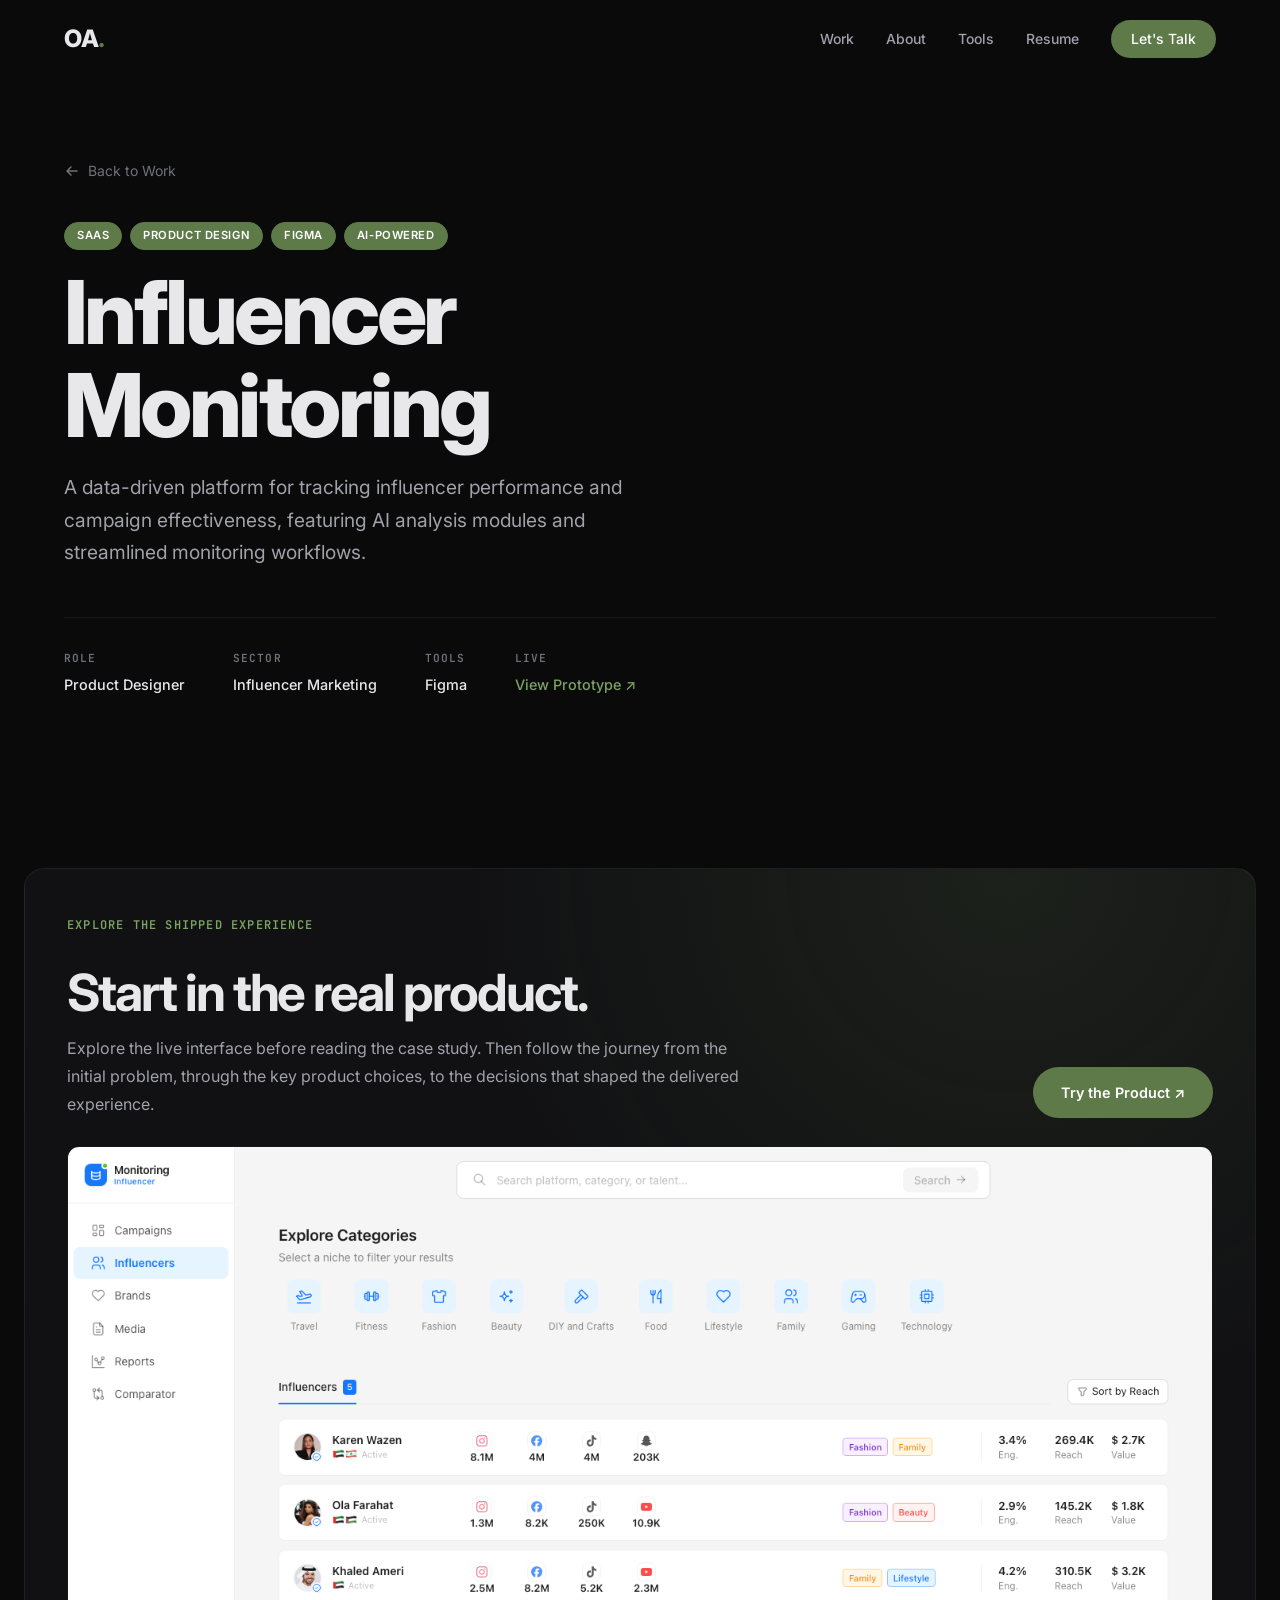
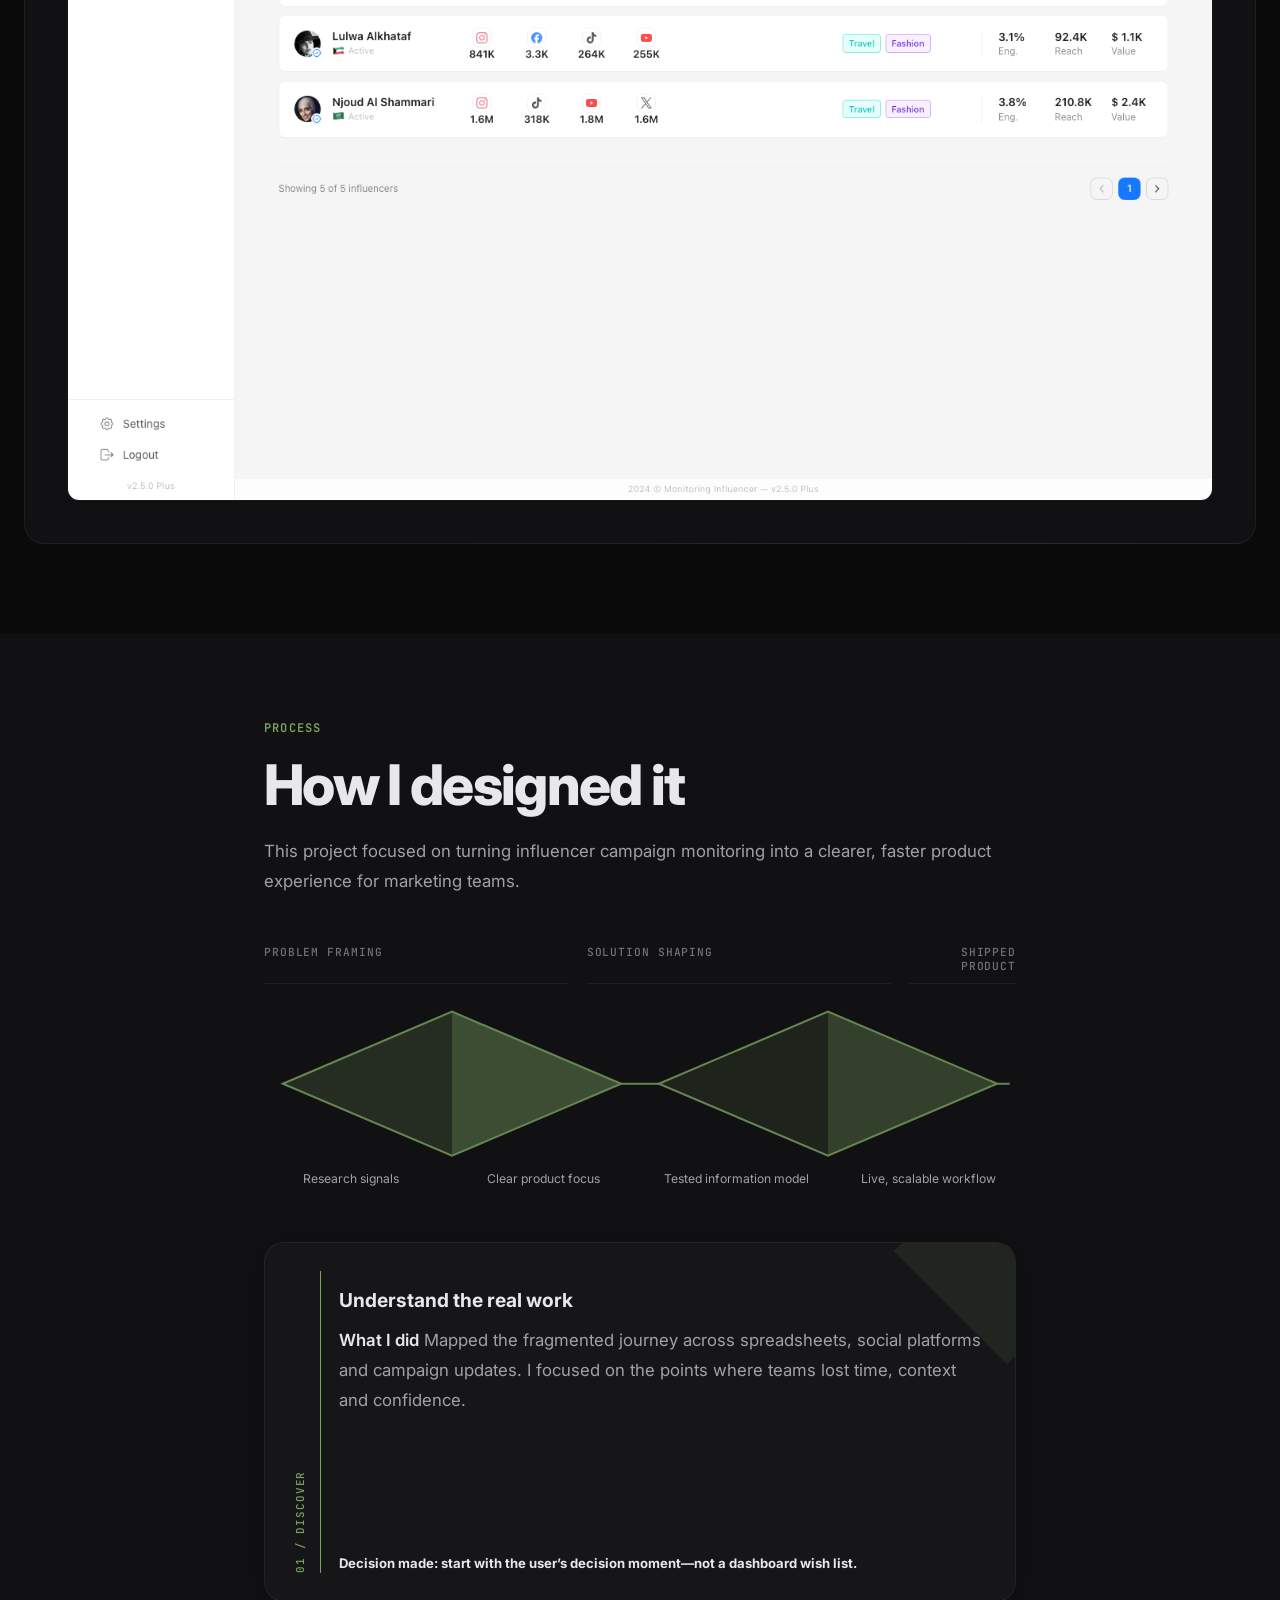
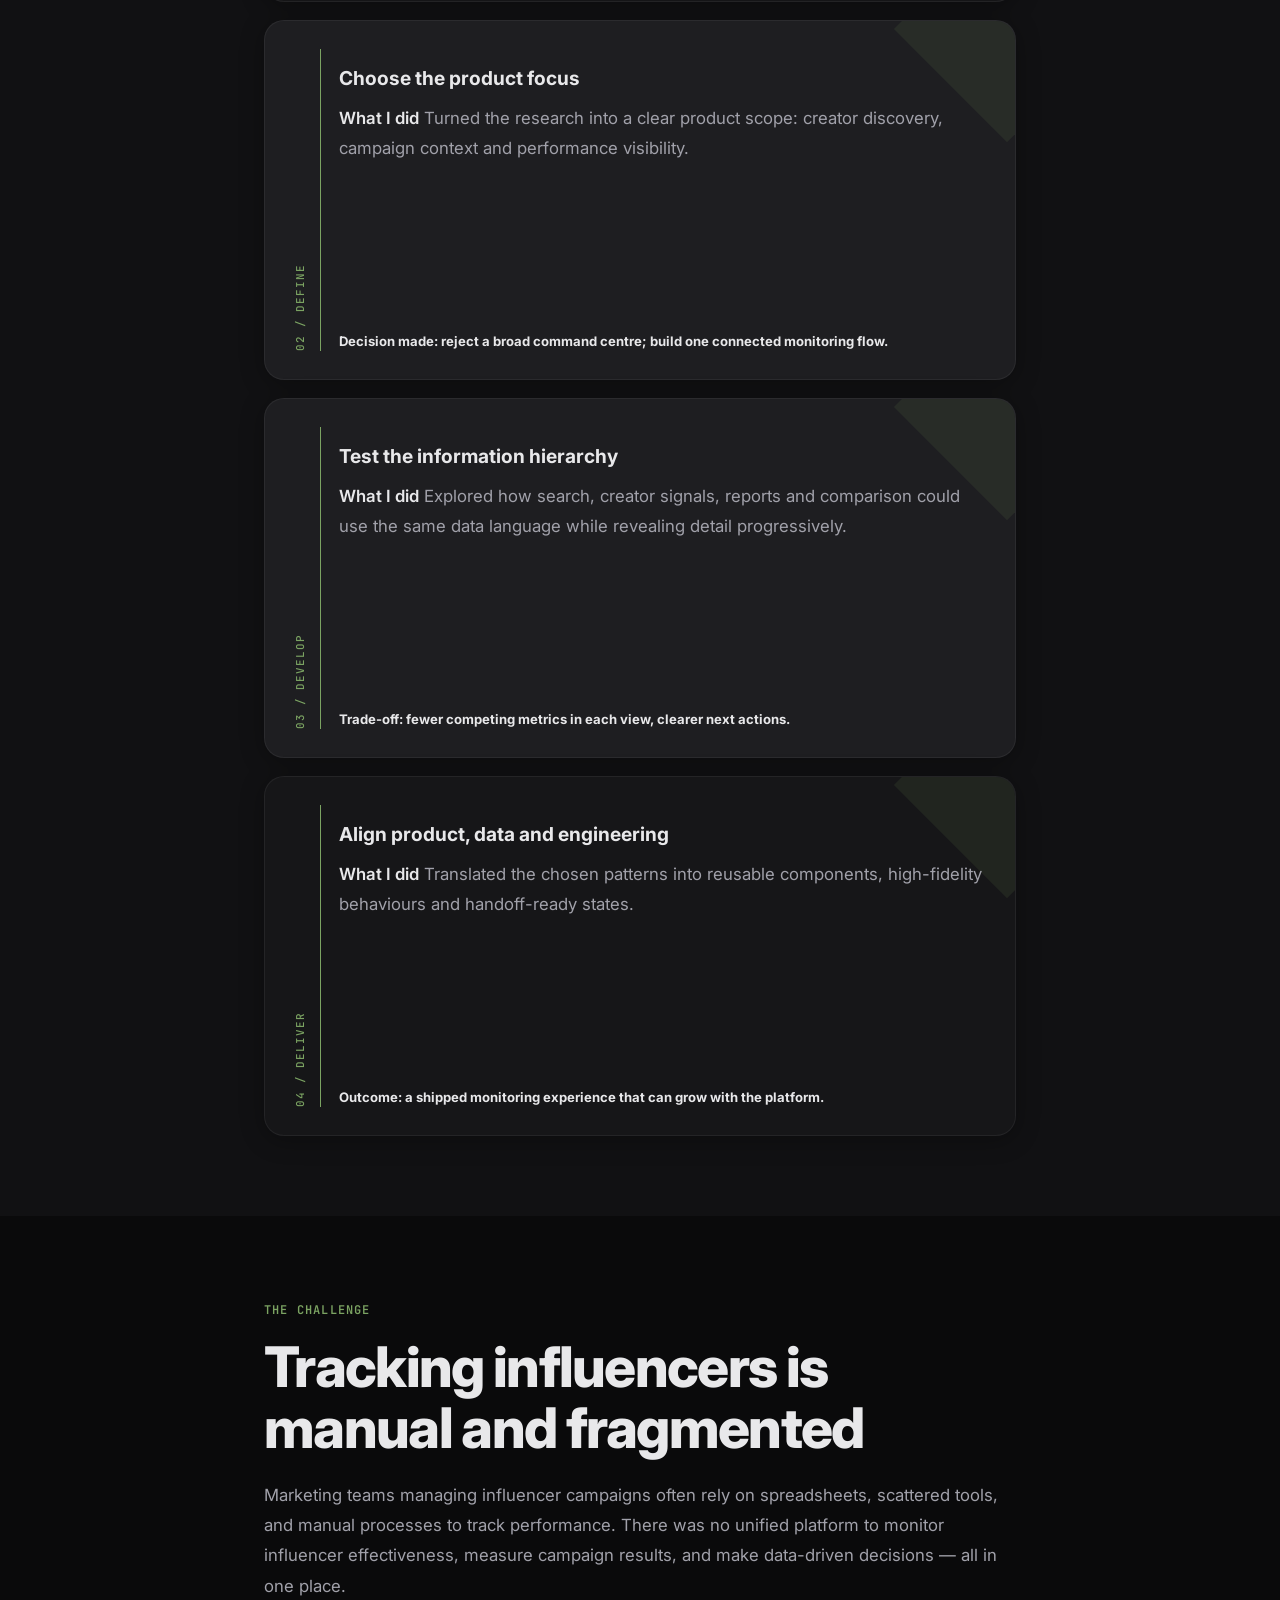
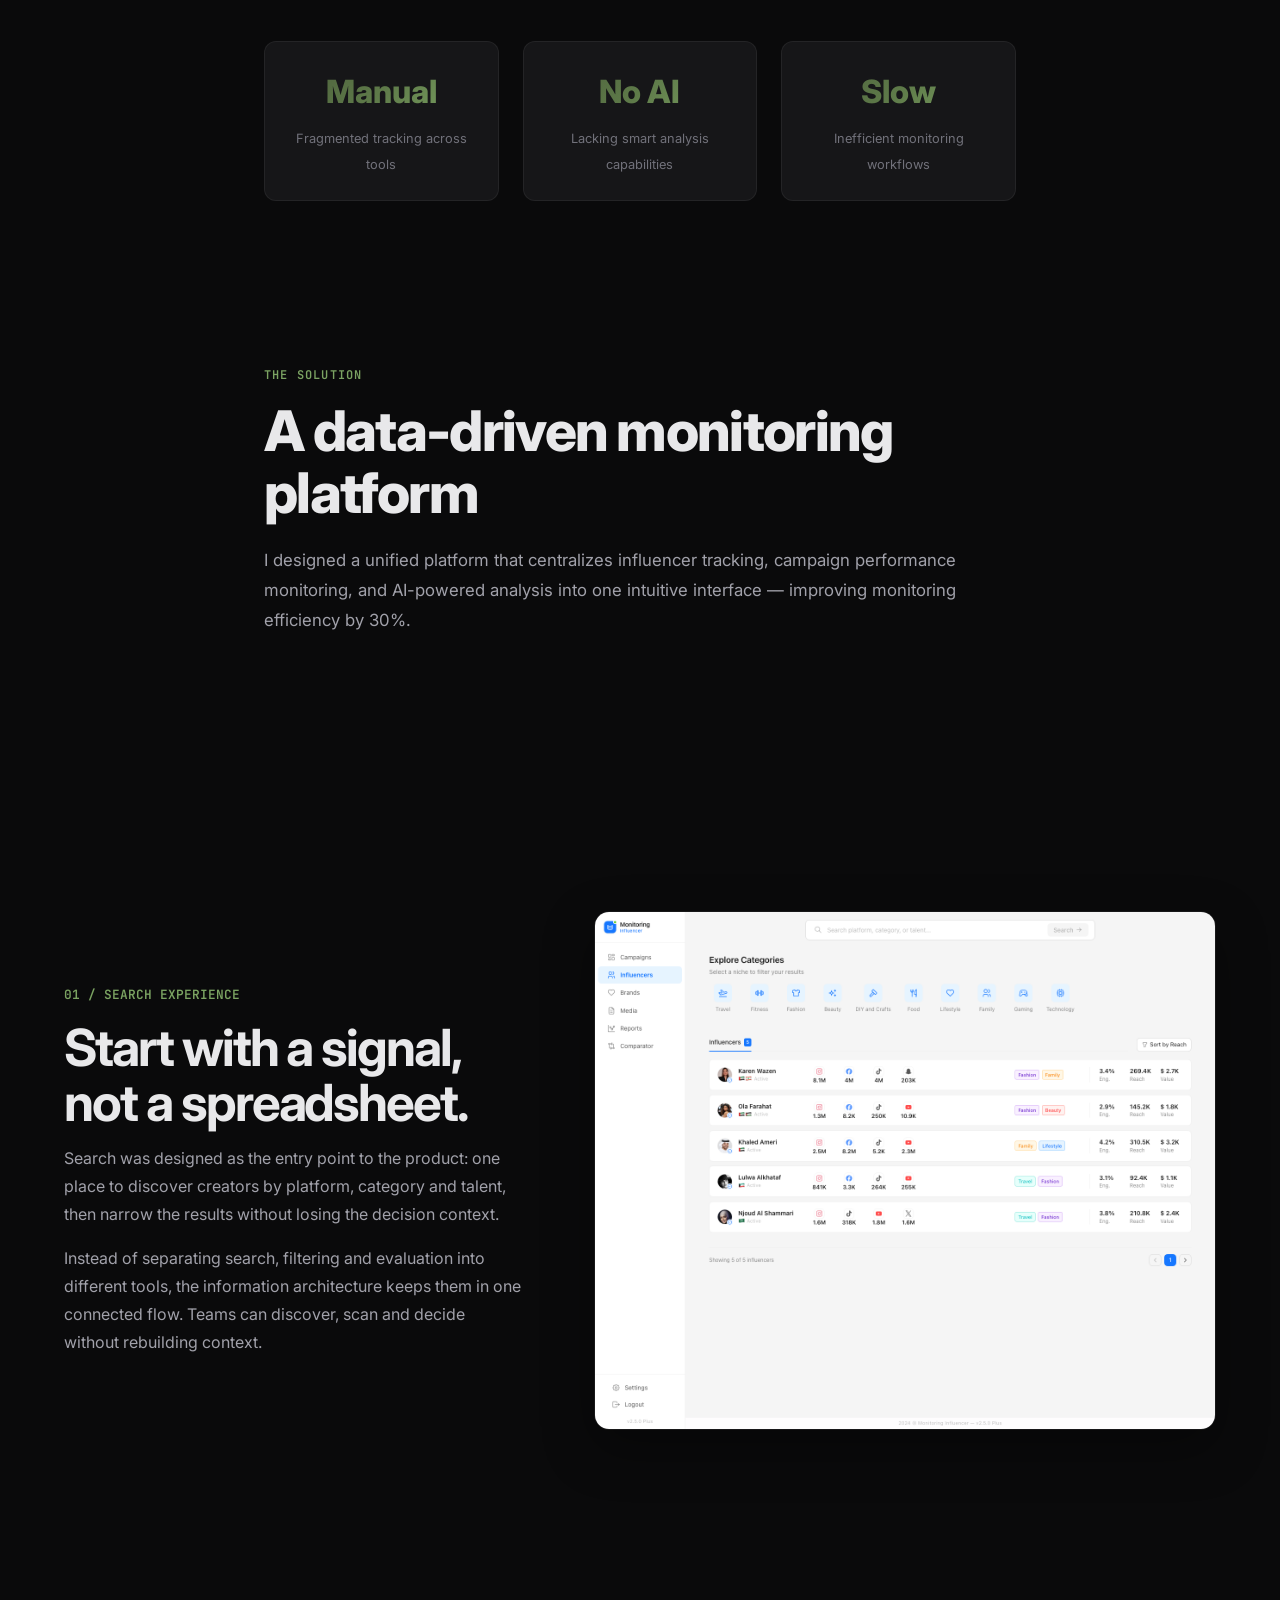
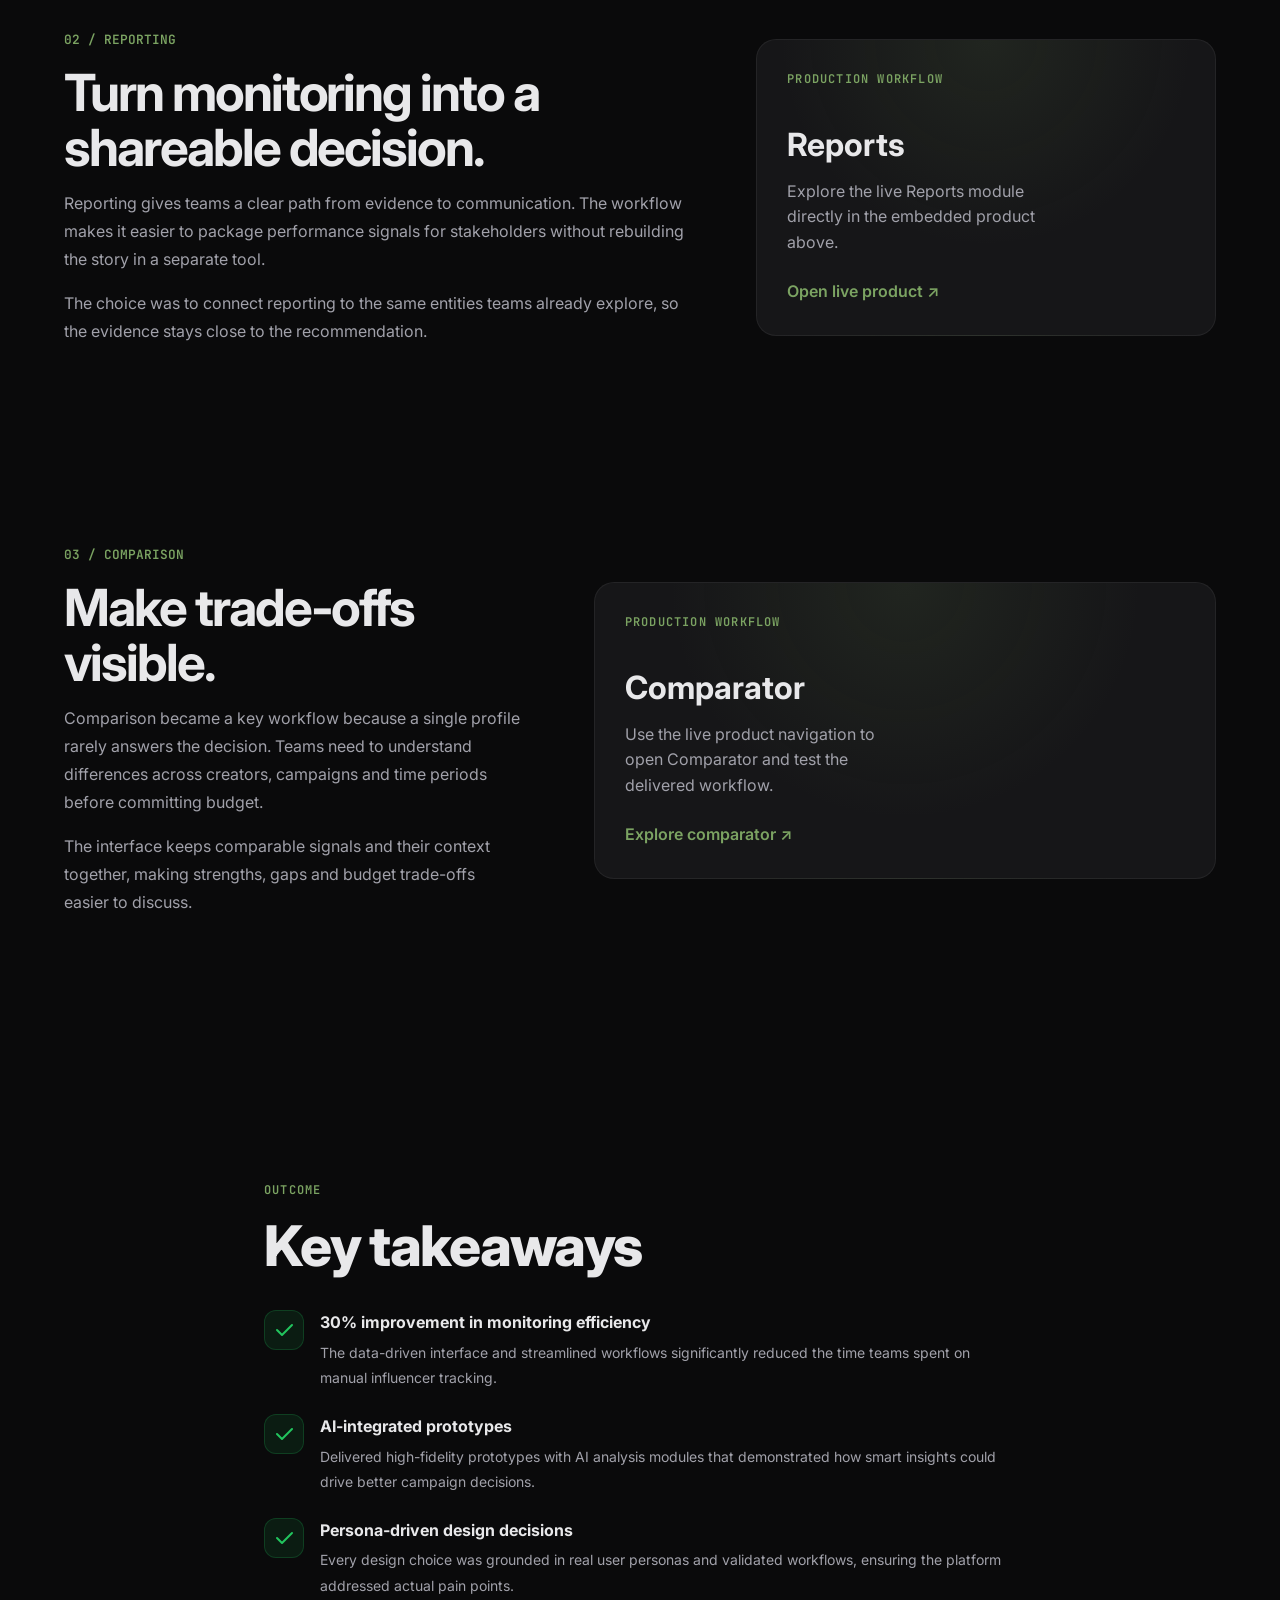
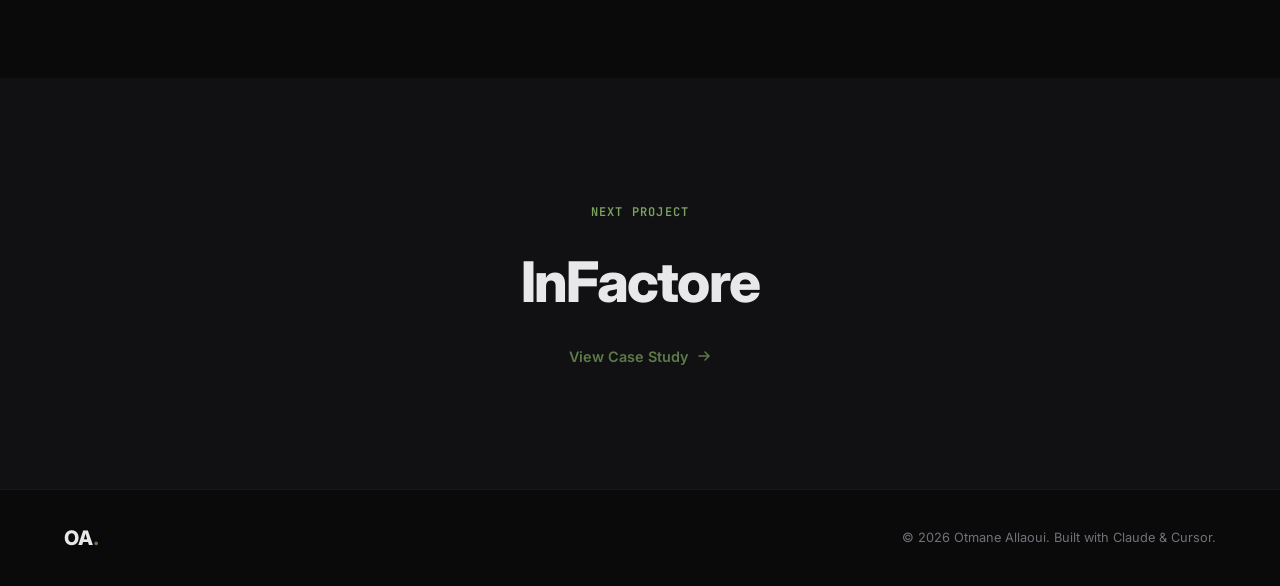
<file: case-influencer-monitoring.html>
<!DOCTYPE html>
<html lang="en" data-locale-page="influencer-monitoring">
<head>
    <meta charset="UTF-8">
    <meta name="viewport" content="width=device-width, initial-scale=1.0">
    <title>Influencer Monitoring Case Study — AI-Powered SaaS Dashboard Design | Otmane Allaoui</title>
    <meta name="description" content="Product design case study: How I designed an AI-powered influencer monitoring platform with data-driven dashboards, persona workflows, and campaign tracking — improving efficiency by 30%.">
    <meta name="keywords" content="SaaS design case study, influencer monitoring, AI dashboard, product design, UX research, campaign tracking, data visualization, Figma">
    <meta name="author" content="Otmane Allaoui">
    <link rel="canonical" href="https://otmane-portfolio.vercel.app/case-influencer-monitoring.html">
    <link rel="icon" type="image/svg+xml" href="favicon.svg">
    <meta name="theme-color" content="#0a0a0b">
    <meta name="robots" content="index, follow">

    <!-- Open Graph / LinkedIn -->
    <meta property="og:type" content="article">
    <meta property="og:url" content="https://otmane-portfolio.vercel.app/case-influencer-monitoring.html">
    <meta property="og:title" content="Influencer Monitoring — AI-Powered SaaS Dashboard Design Case Study">
    <meta property="og:description" content="How I designed an AI-powered influencer monitoring platform that improved monitoring efficiency by 30%.">
    <meta property="og:image" content="https://otmane-portfolio.vercel.app/og-image.png">
    <meta property="og:site_name" content="Otmane Allaoui Portfolio">

    <!-- Twitter Card -->
    <meta name="twitter:card" content="summary_large_image">
    <meta name="twitter:creator" content="@Otmaneallaoui_9">
    <meta name="twitter:title" content="Influencer Monitoring — AI-Powered SaaS Dashboard Design Case Study">
    <meta name="twitter:description" content="How I designed an AI-powered influencer monitoring platform that improved monitoring efficiency by 30%.">
    <meta name="twitter:image" content="https://otmane-portfolio.vercel.app/og-image.png">

    <!-- Structured Data: Case Study -->
    <script type="application/ld+json">
    {
        "@context": "https://schema.org",
        "@type": "Article",
        "headline": "Influencer Monitoring — AI-Powered SaaS Platform Design",
        "description": "Product design case study: Designing a data-driven platform for tracking influencer performance and campaign effectiveness with AI analysis modules.",
        "author": {
            "@type": "Person",
            "name": "Otmane Allaoui",
            "url": "https://otmane-portfolio.vercel.app"
        },
        "publisher": {
            "@type": "Person",
            "name": "Otmane Allaoui"
        }
    }
    </script>

    <link rel="preconnect" href="https://fonts.googleapis.com">
    <link rel="preconnect" href="https://fonts.gstatic.com" crossorigin>
    <link href="https://fonts.googleapis.com/css2?family=Inter:wght@300;400;500;600;700;800&family=JetBrains+Mono:wght@400;500&display=swap" rel="stylesheet">
    <link rel="stylesheet" href="styles.css?v=english-only-1">
    <style>
      html[data-locale-page="influencer-monitoring"] .live-first .container-wide {
        width: 100%;
        max-width: 1400px;
        padding: 0 24px;
      }

      html[data-locale-page="influencer-monitoring"] .live-experience-wide {
        width: 100%;
        min-width: 0;
        padding: 42px;
      }

      html[data-locale-page="influencer-monitoring"] .live-experience-header {
        display: flex;
        flex-wrap: nowrap;
        justify-content: space-between;
        align-items: end;
        gap: 30px;
        margin-bottom: 28px;
      }

      html[data-locale-page="influencer-monitoring"] .live-experience-header > div {
        flex: 1 1 auto;
        min-width: 0;
        max-width: 680px;
      }

      html[data-locale-page="influencer-monitoring"] .live-experience-header .btn {
        flex: 0 0 auto;
      }

      html[data-locale-page="influencer-monitoring"] .live-experience h2 {
        font-size: clamp(2.75rem, 4vw, 3.3rem);
      }

      html[data-locale-page="influencer-monitoring"] .live-product-static {
        display: block;
        width: 100%;
        height: auto;
      }

      html[data-locale-page="influencer-monitoring"] .live-product-static img {
        display: block;
        width: 100%;
        height: auto;
      }

      @media (max-width: 480px) {
        html[data-locale-page="influencer-monitoring"] .live-first .container-wide {
          padding: 0 12px;
        }

        html[data-locale-page="influencer-monitoring"] .live-experience-wide {
          padding: 20px;
        }

        html[data-locale-page="influencer-monitoring"] .live-experience-header {
          flex-wrap: wrap;
          align-items: start;
          gap: 16px;
        }

        html[data-locale-page="influencer-monitoring"] .live-experience h2 {
          font-size: 2.2rem;
        }
      }
    </style>

    <!-- Google Analytics (GA4) -->
    <script async src="https://www.googletagmanager.com/gtag/js?id=G-G1472X1V0Q"></script>
    <script>
      window.dataLayer = window.dataLayer || [];
      function gtag(){dataLayer.push(arguments);}
      gtag('js', new Date());
      gtag('config', 'G-G1472X1V0Q');
    </script>

    <!-- Microsoft Clarity -->
    <script type="text/javascript">
      (function(c,l,a,r,i,t,y){
        c[a]=c[a]||function(){(c[a].q=c[a].q||[]).push(arguments)};
        t=l.createElement(r);t.async=1;t.src="https://www.clarity.ms/tag/"+i;
        y=l.getElementsByTagName(r)[0];y.parentNode.insertBefore(t,y);
      })(window,document,"clarity","script","XXXXXXXXXX");
    </script>
</head>
<body>
    <div class="cursor-glow" id="cursorGlow"></div>

    <!-- Navigation -->
    <nav class="nav" id="nav">
        <div class="nav-inner">
            <a href="index.html" class="nav-logo">OA<span class="accent">.</span></a>
            <div class="nav-links">
                <a href="index.html#work" data-i18n="navWork">Work</a>
                <a href="index.html#about" data-i18n="navAbout">About</a>
                <a href="index.html#tools" data-i18n="navTools">Tools</a>
                <a href="resume.html" data-i18n="navResume">Resume</a>
                <a href="index.html#contact" class="nav-cta" data-i18n="navTalk">Let's Talk</a>
            </div>
            <button class="nav-toggle" id="navToggle" aria-label="Menu">
                <span></span><span></span>
            </button>
        </div>
    </nav>

    <div class="mobile-menu" id="mobileMenu">
        <a href="index.html#work" data-i18n="navWork">Work</a>
        <a href="index.html#about" data-i18n="navAbout">About</a>
        <a href="index.html#tools" data-i18n="navTools">Tools</a>
        <a href="resume.html" data-i18n="navResume">Resume</a>
        <a href="index.html#contact" data-i18n="navTalk">Let's Talk</a>
    </div>

    <main>
    <article class="case-study">

    <!-- Case Study Hero -->
    <section class="case-hero">
        <div class="container">
            <a href="index.html#work" class="back-link" data-animate="fade-up">
                <svg width="16" height="16" viewBox="0 0 16 16" fill="none"><path d="M13 8H3M7 4L3 8l4 4" stroke="currentColor" stroke-width="1.5" stroke-linecap="round" stroke-linejoin="round"/></svg>
                <span data-i18n="backToWork">Back to Work</span>
            </a>
            <div class="case-hero-content" data-animate="fade-up" data-delay="100">
                <div class="project-tags">
                    <span class="tag">SaaS</span>
                    <span class="tag">Product Design</span>
                    <span class="tag">Figma</span>
                    <span class="tag">AI-Powered</span>
                </div>
                <h1>Influencer<br>Monitoring</h1>
                <p class="case-hero-desc" data-i18n="heroDescription">A data-driven platform for tracking influencer performance and campaign effectiveness, featuring AI analysis modules and streamlined monitoring workflows.</p>
            </div>
            <div class="case-meta" data-animate="fade-up" data-delay="200">
                <div class="meta-item">
                    <span class="meta-label" data-i18n="metaRole">Role</span>
                    <span class="meta-value">Product Designer</span>
                </div>
                <div class="meta-item">
                    <span class="meta-label" data-i18n="metaSector">Sector</span>
                    <span class="meta-value" data-i18n="metaSectorValue">Influencer Marketing</span>
                </div>
                <div class="meta-item">
                    <span class="meta-label" data-i18n="metaTools">Tools</span>
                    <span class="meta-value">Figma</span>
                </div>
                <div class="meta-item">
                    <span class="meta-label" data-i18n="metaLive">Live</span>
                    <span class="meta-value"><a href="https://influencer-v26.vercel.app/" target="_blank" rel="noopener" data-i18n="viewProduct">View Prototype &nearr;</a></span>
                </div>
            </div>
        </div>
    </section>

    <section class="case-section live-first">
        <div class="container-wide">
            <div class="live-experience live-experience-wide" data-animate="fade-up">
                <div class="live-experience-header"><div><span class="section-label">Explore the shipped experience</span><h2>Start in the real product.</h2><p>Explore the live interface before reading the case study. Then follow the journey from the initial problem, through the key product choices, to the decisions that shaped the delivered experience.</p></div><a href="https://influencer-v26.vercel.app/" target="_blank" rel="noopener" class="btn btn-primary">Try the Product ↗</a></div>
                <a class="live-product-shell live-product-static" href="https://influencer-v26.vercel.app/" target="_blank" rel="noopener" aria-label="Open the live Influencer Monitoring product"><img src="assets/screenshots/influencer-monitoring.png" alt="Influencer Monitoring product interface"></a>
            </div>
        </div>
    </section>

    <!-- The Problem -->
    <section class="case-section">
        <div class="container-narrow">
            <div class="case-block" data-animate="fade-up">
                <span class="section-label" data-i18n="challengeLabel">The Challenge</span>
                <h2 data-i18n="challengeTitle">Tracking influencers is manual and fragmented</h2>
                <p data-i18n="challengeText">
                    Marketing teams managing influencer campaigns often rely on spreadsheets, scattered tools, and manual processes to track performance. There was no unified platform to monitor influencer effectiveness, measure campaign results, and make data-driven decisions — all in one place.
                </p>
                <div class="case-highlights">
                    <div class="highlight-item">
                        <span class="highlight-number">Manual</span>
                        <span class="highlight-label" data-i18n="challengeManual">Fragmented tracking across tools</span>
                    </div>
                    <div class="highlight-item">
                        <span class="highlight-number">No AI</span>
                        <span class="highlight-label" data-i18n="challengeAi">Lacking smart analysis capabilities</span>
                    </div>
                    <div class="highlight-item">
                        <span class="highlight-number">Slow</span>
                        <span class="highlight-label" data-i18n="challengeSlow">Inefficient monitoring workflows</span>
                    </div>
                </div>
            </div>
        </div>
    </section>

    <!-- The Solution -->
    <section class="case-section">
        <div class="container-narrow">
            <div class="case-block" data-animate="fade-up">
                <span class="section-label" data-i18n="solutionLabel">The Solution</span>
                <h2 data-i18n="solutionTitle">A data-driven monitoring platform</h2>
                <p data-i18n="solutionText">
                    I designed a unified platform that centralizes influencer tracking, campaign performance monitoring, and AI-powered analysis into one intuitive interface — improving monitoring efficiency by 30%.
                </p>
            </div>
        </div>
    </section>

    <!-- Features Deep Dive -->
    <section class="case-section">
        <div class="container">
            <div class="production-story" data-animate="fade-up">
                <div class="production-story-copy"><span class="feature-number">01 / SEARCH EXPERIENCE</span><h2>Start with a signal, not a spreadsheet.</h2><p>Search was designed as the entry point to the product: one place to discover creators by platform, category and talent, then narrow the results without losing the decision context.</p><p>Instead of separating search, filtering and evaluation into different tools, the information architecture keeps them in one connected flow. Teams can discover, scan and decide without rebuilding context.</p></div>
                <div class="production-story-visual"><img src="assets/screenshots/influencer-monitoring.png" alt="Live search and creator discovery interface" class="production-image"></div>
            </div>
            <div class="production-story production-story-reverse" data-animate="fade-up">
                <div class="production-story-copy"><span class="feature-number">02 / REPORTING</span><h2>Turn monitoring into a shareable decision.</h2><p>Reporting gives teams a clear path from evidence to communication. The workflow makes it easier to package performance signals for stakeholders without rebuilding the story in a separate tool.</p><p>The choice was to connect reporting to the same entities teams already explore, so the evidence stays close to the recommendation.</p></div>
                <div class="evidence-card"><span class="section-label">Production workflow</span><h3>Reports</h3><p>Explore the live Reports module directly in the embedded product above.</p><a href="https://influencer-v26.vercel.app/" target="_blank" rel="noopener">Open live product ↗</a></div>
            </div>
            <div class="production-story" data-animate="fade-up">
                <div class="production-story-copy"><span class="feature-number">03 / COMPARISON</span><h2>Make trade-offs visible.</h2><p>Comparison became a key workflow because a single profile rarely answers the decision. Teams need to understand differences across creators, campaigns and time periods before committing budget.</p><p>The interface keeps comparable signals and their context together, making strengths, gaps and budget trade-offs easier to discuss.</p></div>
                <div class="evidence-card"><span class="section-label">Production workflow</span><h3>Comparator</h3><p>Use the live product navigation to open Comparator and test the delivered workflow.</p><a href="https://influencer-v26.vercel.app/" target="_blank" rel="noopener">Explore comparator ↗</a></div>
            </div>
        </div>
    </section>

    <!-- Design Process -->
    <section class="case-section section-dark process-section">
        <div class="container-narrow">
            <div class="case-block" data-animate="fade-up">
                <span class="section-label" data-i18n="processLabel">Process</span>
                <h2 data-i18n="processTitle">How I designed it</h2>
                <p data-i18n="processText">
                    This project focused on turning influencer campaign monitoring into a clearer, faster product experience for marketing teams.
                </p>
                <div class="double-diamond">
                    <div class="double-diamond-diagram" aria-label="Double Diamond design process">
                        <div class="process-chapters"><span>Problem framing</span><span>Solution shaping</span><span>Shipped product</span></div>
                        <svg viewBox="0 0 1200 280" role="img" aria-hidden="true"><polygon class="diamond-fill diamond-discover" points="30,140 300,25 300,255 30,140"/><polygon class="diamond-fill diamond-define" points="300,25 570,140 300,255 300,25"/><polygon class="diamond-fill diamond-develop" points="630,140 900,25 900,255 630,140"/><polygon class="diamond-fill diamond-deliver" points="900,25 1170,140 900,255 900,25"/><path d="M30 140 L300 25 L570 140 L300 255 Z M630 140 L900 25 L1170 140 L900 255 Z" fill="none" stroke="currentColor" stroke-width="2" vector-effect="non-scaling-stroke"/><path d="M570 140 H630 M1170 140 H1190" fill="none" stroke="currentColor" stroke-width="2" vector-effect="non-scaling-stroke"/></svg>
                        <div class="process-outcome"><span>Research signals</span><span>Clear product focus</span><span>Tested information model</span><span>Live, scalable workflow</span></div>
                    </div>
                    <div class="double-diamond-grid">
                        <article><span class="phase-rail">01 / Discover</span><div><h3>Understand the real work</h3><p><b>What I did</b> Mapped the fragmented journey across spreadsheets, social platforms and campaign updates. I focused on the points where teams lost time, context and confidence.</p><strong>Decision made: start with the user’s decision moment—not a dashboard wish list.</strong></div></article>
                        <article><span class="phase-rail">02 / Define</span><div><h3>Choose the product focus</h3><p><b>What I did</b> Turned the research into a clear product scope: creator discovery, campaign context and performance visibility.</p><strong>Decision made: reject a broad command centre; build one connected monitoring flow.</strong></div></article>
                        <article><span class="phase-rail">03 / Develop</span><div><h3>Test the information hierarchy</h3><p><b>What I did</b> Explored how search, creator signals, reports and comparison could use the same data language while revealing detail progressively.</p><strong>Trade-off: fewer competing metrics in each view, clearer next actions.</strong></div></article>
                        <article><span class="phase-rail">04 / Deliver</span><div><h3>Align product, data and engineering</h3><p><b>What I did</b> Translated the chosen patterns into reusable components, high-fidelity behaviours and handoff-ready states.</p><strong>Outcome: a shipped monitoring experience that can grow with the platform.</strong></div></article>
                    </div>
                </div>
            </div>
        </div>
    </section>

    <!-- Results -->
    <section class="case-section">
        <div class="container-narrow">
            <div class="case-block" data-animate="fade-up">
                <span class="section-label" data-i18n="outcomeLabel">Outcome</span>
                <h2 data-i18n="outcomeTitle">Key takeaways</h2>
                <div class="case-results">
                    <div class="result-item">
                        <div class="result-icon">
                            <svg width="24" height="24" viewBox="0 0 24 24" fill="none"><path d="M5 12l5 5L20 7" stroke="currentColor" stroke-width="2" stroke-linecap="round" stroke-linejoin="round"/></svg>
                        </div>
                        <div>
                            <h4 data-i18n="outcomeOneTitle">30% improvement in monitoring efficiency</h4>
                            <p data-i18n="outcomeOneText">The data-driven interface and streamlined workflows significantly reduced the time teams spent on manual influencer tracking.</p>
                        </div>
                    </div>
                    <div class="result-item">
                        <div class="result-icon">
                            <svg width="24" height="24" viewBox="0 0 24 24" fill="none"><path d="M5 12l5 5L20 7" stroke="currentColor" stroke-width="2" stroke-linecap="round" stroke-linejoin="round"/></svg>
                        </div>
                        <div>
                            <h4 data-i18n="outcomeTwoTitle">AI-integrated prototypes</h4>
                            <p data-i18n="outcomeTwoText">Delivered high-fidelity prototypes with AI analysis modules that demonstrated how smart insights could drive better campaign decisions.</p>
                        </div>
                    </div>
                    <div class="result-item">
                        <div class="result-icon">
                            <svg width="24" height="24" viewBox="0 0 24 24" fill="none"><path d="M5 12l5 5L20 7" stroke="currentColor" stroke-width="2" stroke-linecap="round" stroke-linejoin="round"/></svg>
                        </div>
                        <div>
                            <h4 data-i18n="outcomeThreeTitle">Persona-driven design decisions</h4>
                            <p data-i18n="outcomeThreeText">Every design choice was grounded in real user personas and validated workflows, ensuring the platform addressed actual pain points.</p>
                        </div>
                    </div>
                </div>
            </div>
        </div>
    </section>

    <!-- Next Project -->
    <section class="case-section section-dark">
        <div class="container">
            <div class="next-project" data-animate="fade-up">
                <span class="section-label" data-i18n="nextProject">Next Project</span>
                <a href="case-infacto.html" class="next-project-link">
                    <h2>InFactore</h2>
                    <span class="project-link"><span data-i18n="viewCaseStudy">View Case Study</span> <svg width="16" height="16" viewBox="0 0 16 16" fill="none"><path d="M3 8h10M9 4l4 4-4 4" stroke="currentColor" stroke-width="1.5" stroke-linecap="round" stroke-linejoin="round"/></svg></span>
                </a>
            </div>
        </div>
    </section>

    </article>
    </main>

    <!-- Footer -->
    <footer class="footer">
        <div class="container">
            <div class="footer-inner">
                <span class="footer-logo">OA<span class="accent">.</span></span>
                <span class="footer-copy">&copy; 2026 Otmane Allaoui. <span data-i18n="footerBuilt">Built with Claude & Cursor.</span></span>
            </div>
        </div>
    </footer>

    <script src="script.js?v=english-only-1" defer></script>
</body>
</html>
</file>
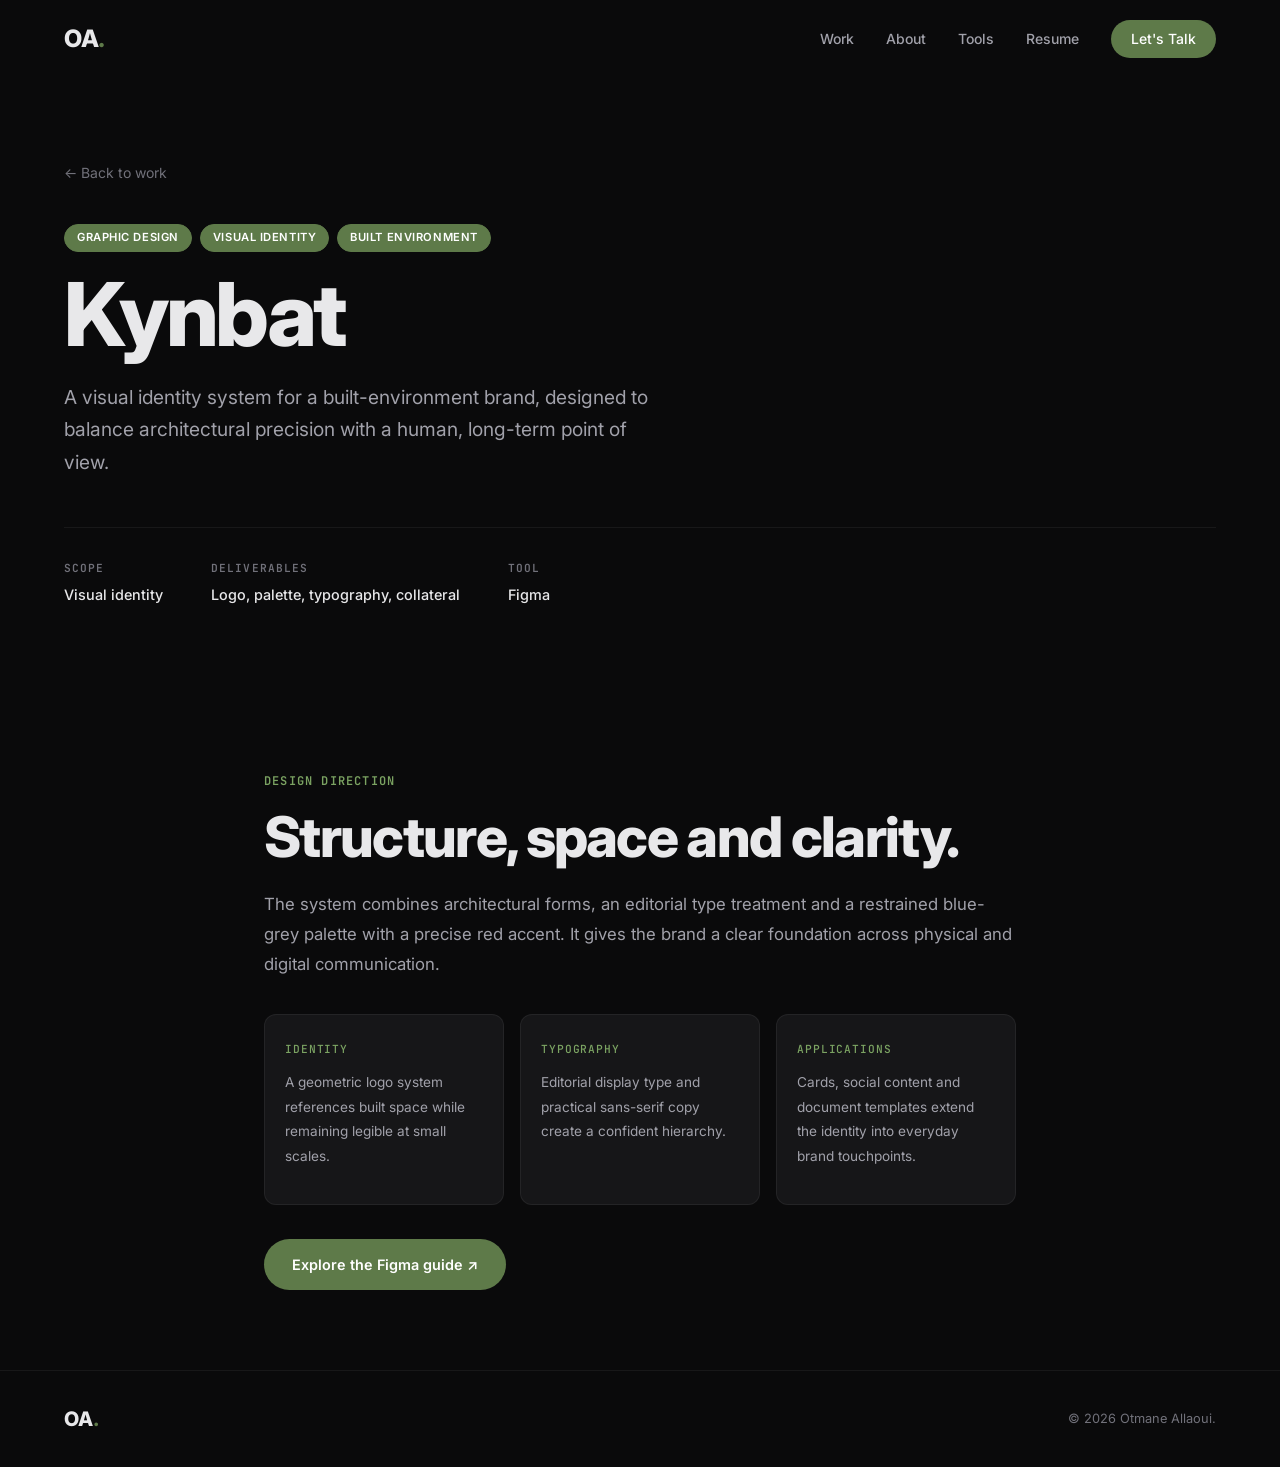
<file: case-kynbat.html>
<!DOCTYPE html>
<html lang="en">
<head>
<meta charset="UTF-8">
<meta name="viewport" content="width=device-width, initial-scale=1.0">
<title>Kynbat Visual Identity — Otmane Allaoui</title>
<meta name="description" content="Kynbat visual identity project by Otmane Allaoui.">
<link rel="icon" type="image/svg+xml" href="favicon.svg">
<link rel="stylesheet" href="styles.css?v=english-only-1">
<link rel="preconnect" href="https://fonts.googleapis.com">
<link rel="preconnect" href="https://fonts.gstatic.com" crossorigin>
<link href="https://fonts.googleapis.com/css2?family=Inter:wght@300;400;500;600;700;800&family=JetBrains+Mono:wght@400;500&display=swap" rel="stylesheet">
</head>
<body>
<div class="cursor-glow" id="cursorGlow">
</div>
<nav class="nav" id="nav">
<div class="nav-inner">
<a href="index.html" class="nav-logo">OA<span class="accent">.</span>
</a>
<div class="nav-links">
<a href="index.html#work">Work</a>
<a href="index.html#about">About</a>
<a href="index.html#tools">Tools</a>
<a href="resume.html">Resume</a>
<a href="index.html#contact" class="nav-cta">Let's Talk</a>
</div>
<button class="nav-toggle" id="navToggle" aria-label="Menu">
<span>
</span>
<span>
</span>
</button>
</div>
</nav>
<div class="mobile-menu" id="mobileMenu">
<a href="index.html#work">Work</a>
<a href="index.html#about">About</a>
<a href="index.html#tools">Tools</a>
<a href="resume.html">Resume</a>
<a href="index.html#contact">Let's Talk</a>
</div>
<main>
<article class="graphic-case">
<section class="case-hero">
<div class="container">
<a href="index.html#work" class="back-link">← Back to work</a>
<div class="case-hero-content">
<div class="project-tags">
<span class="tag">Graphic Design</span>
<span class="tag">Visual Identity</span>
<span class="tag">Built Environment</span>
</div>
<h1>Kynbat</h1>
<p class="case-hero-desc">A visual identity system for a built-environment brand, designed to balance architectural precision with a human, long-term point of view.</p>
</div>
<div class="case-meta">
<div class="meta-item">
<span class="meta-label">Scope</span>
<span class="meta-value">Visual identity</span>
</div>
<div class="meta-item">
<span class="meta-label">Deliverables</span>
<span class="meta-value">Logo, palette, typography, collateral</span>
</div>
<div class="meta-item">
<span class="meta-label">Tool</span>
<span class="meta-value">Figma</span>
</div>
</div>
</div>
</section>
<section class="case-section">
<div class="container-narrow">
<div class="case-block">
<span class="section-label">Design direction</span>
<h2>Structure, space and clarity.</h2>
<p>The system combines architectural forms, an editorial type treatment and a restrained blue-grey palette with a precise red accent. It gives the brand a clear foundation across physical and digital communication.</p>
<div class="graphic-detail-grid">
<div>
<span>Identity</span>
<p>A geometric logo system references built space while remaining legible at small scales.</p>
</div>
<div>
<span>Typography</span>
<p>Editorial display type and practical sans-serif copy create a confident hierarchy.</p>
</div>
<div>
<span>Applications</span>
<p>Cards, social content and document templates extend the identity into everyday brand touchpoints.</p>
</div>
</div>
<a href="https://www.figma.com/proto/RUXMl6AUKLuCRlEqfOFmsb/Design-Guide-line--Copy---copie-?node-id=446-960&viewport=570%2C358%2C0.02&t=nK50nMYC9Pzt0Xas-1&scaling=scale-down-width&content-scaling=fixed&page-id=446%3A531&show-proto-sidebar=1&starting-point-node-id=446%3A960" target="_blank" rel="noopener" class="btn btn-primary">Explore the Figma guide ↗</a>
</div>
</div>
</section>
</article>
</main>
<footer class="footer">
<div class="container">
<div class="footer-inner">
<span class="footer-logo">OA<span class="accent">.</span>
</span>
<span class="footer-copy">© 2026 Otmane Allaoui.</span>
</div>
</div>
</footer>
<script src="script.js?v=english-only-1" defer>
</script>
</body>
</html>
</file>
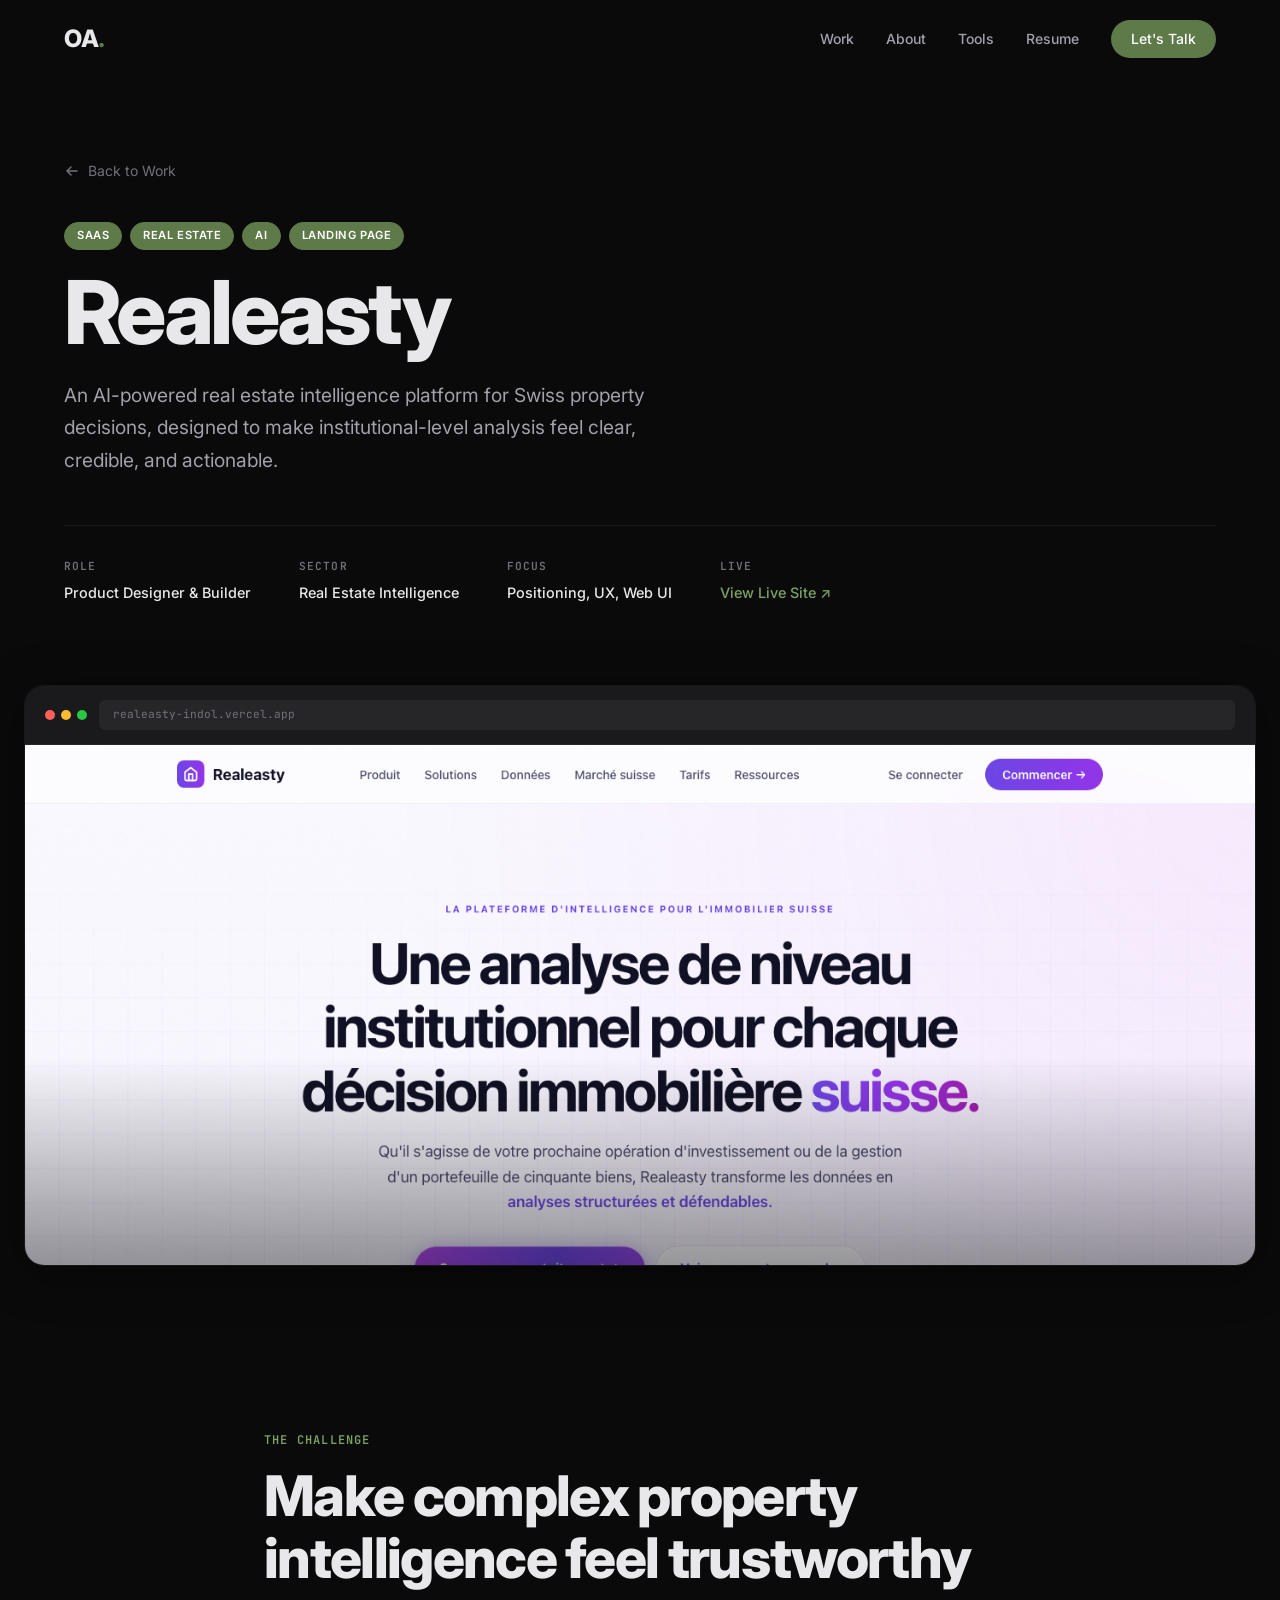
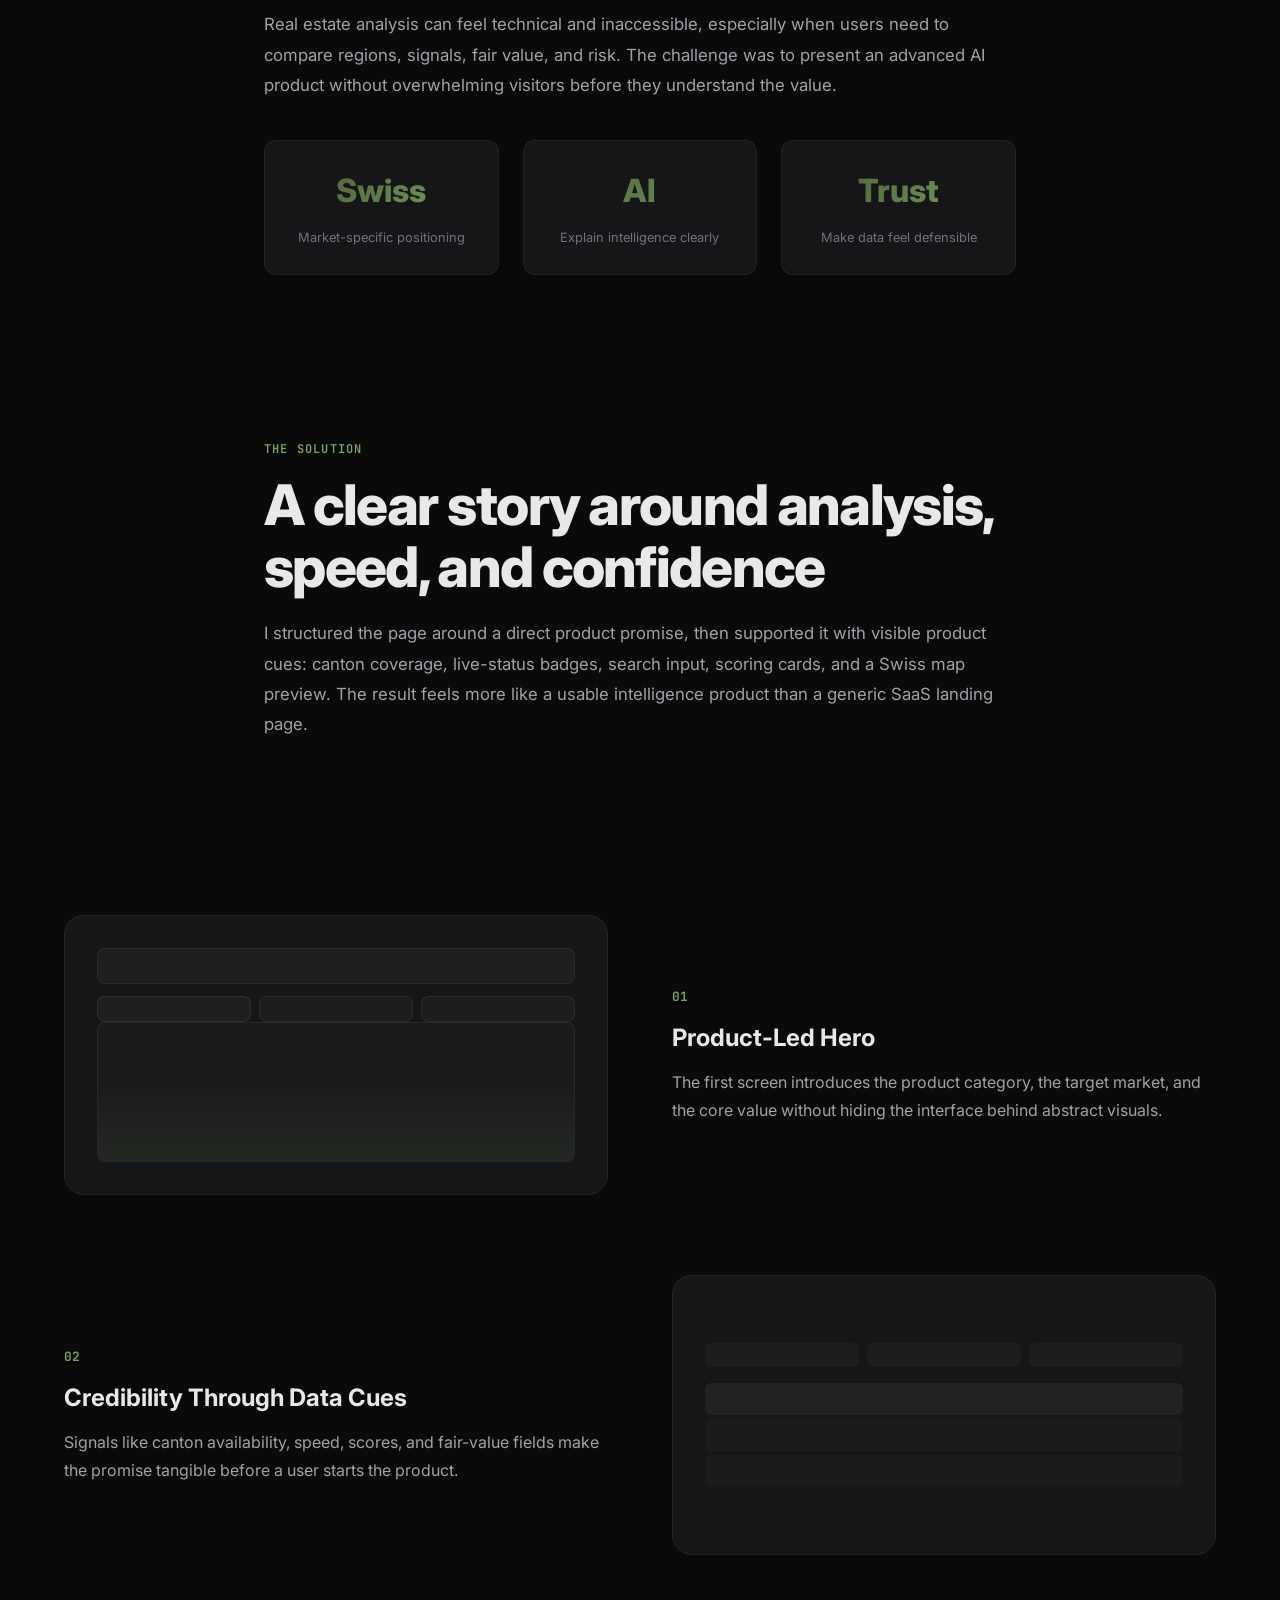
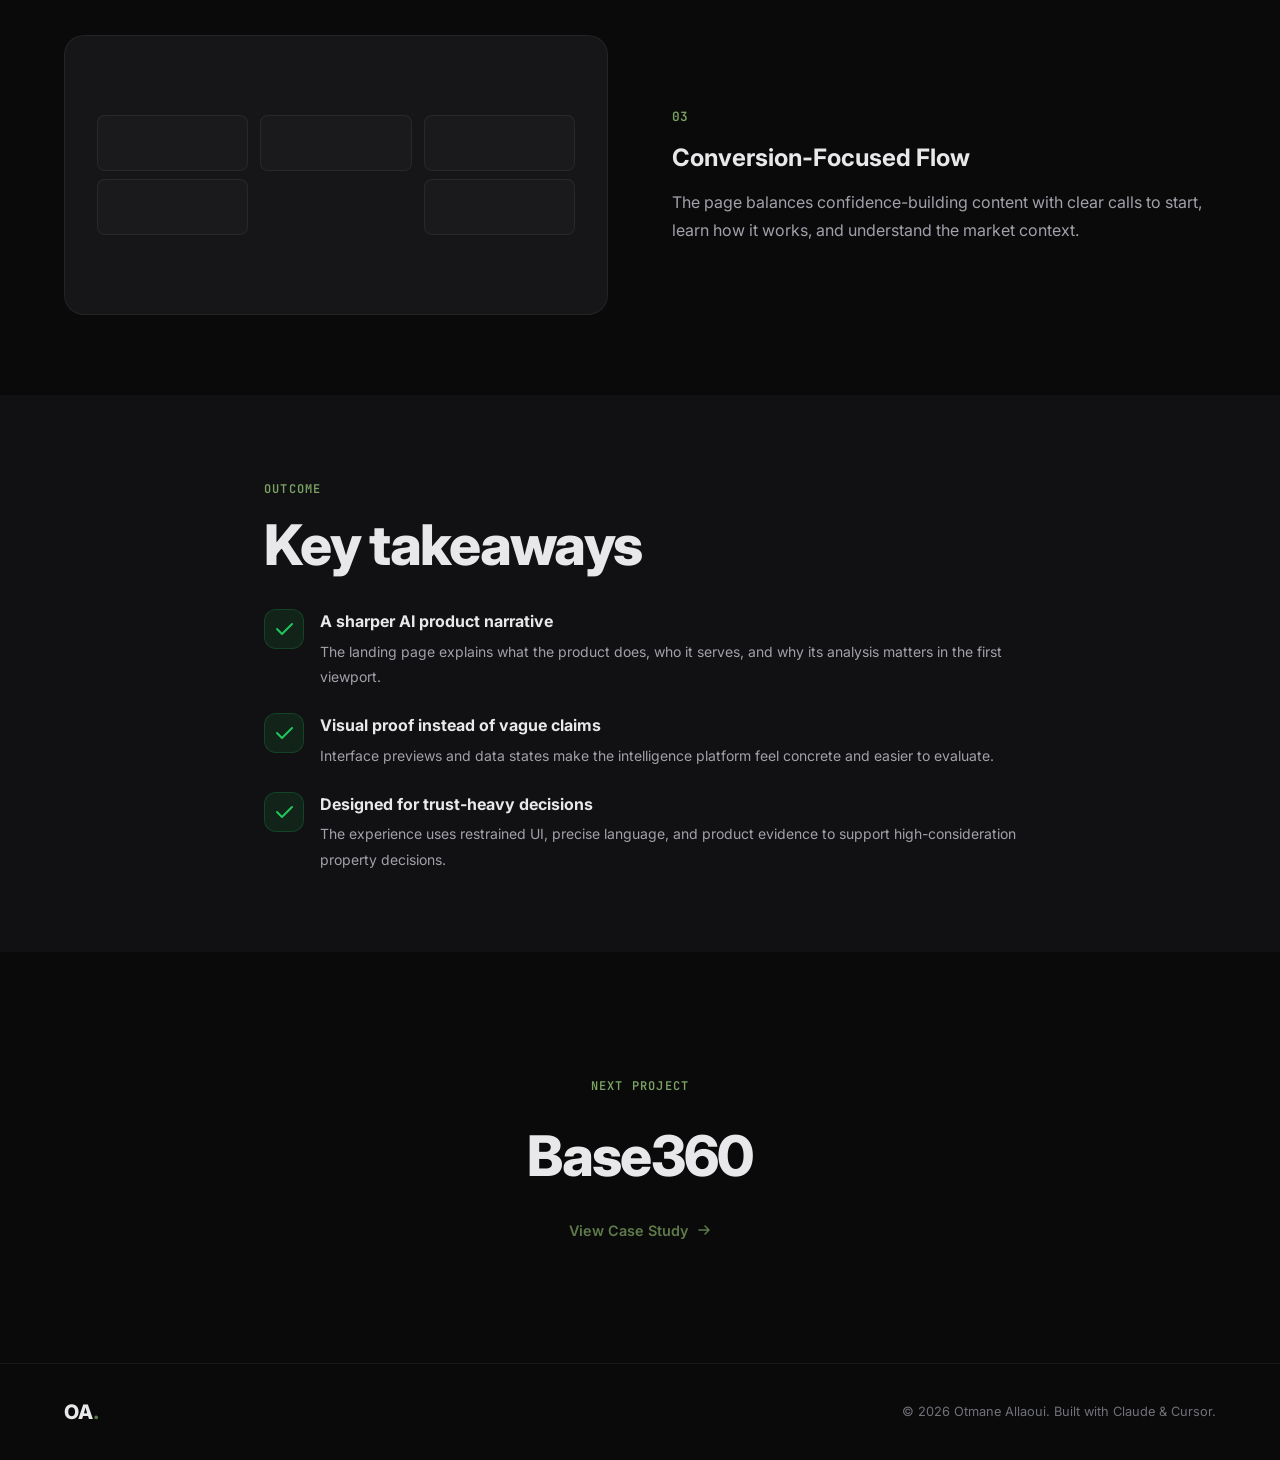
<file: case-realeasty.html>
<!DOCTYPE html>
<html lang="en">
<head>
    <meta charset="UTF-8">
    <meta name="viewport" content="width=device-width, initial-scale=1.0">
    <title>Realeasty Case Study — AI Real Estate Intelligence Website | Otmane Allaoui</title>
    <meta name="description" content="Product design case study: Realeasty, an AI-powered real estate intelligence landing page for Swiss property decisions, market signals, and location data.">
    <meta name="keywords" content="real estate SaaS, AI landing page, product design case study, Swiss real estate, web design, conversion design">
    <meta name="author" content="Otmane Allaoui">
    <link rel="canonical" href="https://otmane-portfolio.vercel.app/case-realeasty.html">
    <link rel="icon" type="image/svg+xml" href="favicon.svg">
    <meta name="theme-color" content="#0a0a0b">
    <meta name="robots" content="index, follow">

    <meta property="og:type" content="article">
    <meta property="og:url" content="https://otmane-portfolio.vercel.app/case-realeasty.html">
    <meta property="og:title" content="Realeasty — AI Real Estate Intelligence Case Study">
    <meta property="og:description" content="How I shaped a clear conversion story for an AI-powered Swiss real estate intelligence platform.">
    <meta property="og:image" content="https://otmane-portfolio.vercel.app/assets/screenshots/realeasty.png">
    <meta property="og:site_name" content="Otmane Allaoui Portfolio">

    <meta name="twitter:card" content="summary_large_image">
    <meta name="twitter:creator" content="@Otmaneallaoui_9">
    <meta name="twitter:title" content="Realeasty — AI Real Estate Intelligence Case Study">
    <meta name="twitter:description" content="A product design case study for an AI-powered Swiss real estate intelligence platform.">
    <meta name="twitter:image" content="https://otmane-portfolio.vercel.app/assets/screenshots/realeasty.png">

    <script type="application/ld+json">
    {
        "@context": "https://schema.org",
        "@type": "Article",
        "headline": "Realeasty — AI Real Estate Intelligence Website",
        "description": "Product design case study for an AI-powered Swiss real estate intelligence landing page.",
        "author": {
            "@type": "Person",
            "name": "Otmane Allaoui",
            "url": "https://otmane-portfolio.vercel.app"
        },
        "publisher": {
            "@type": "Person",
            "name": "Otmane Allaoui"
        }
    }
    </script>

    <link rel="preconnect" href="https://fonts.googleapis.com">
    <link rel="preconnect" href="https://fonts.gstatic.com" crossorigin>
    <link href="https://fonts.googleapis.com/css2?family=Inter:wght@300;400;500;600;700;800&family=JetBrains+Mono:wght@400;500&display=swap" rel="stylesheet">
    <link rel="stylesheet" href="styles.css?v=english-only-1">
</head>
<body>
    <div class="cursor-glow" id="cursorGlow"></div>

    <nav class="nav" id="nav">
        <div class="nav-inner">
            <a href="index.html" class="nav-logo">OA<span class="accent">.</span></a>
            <div class="nav-links">
                <a href="index.html#work">Work</a>
                <a href="index.html#about">About</a>
                <a href="index.html#tools">Tools</a>
                <a href="resume.html">Resume</a>
                <a href="index.html#contact" class="nav-cta">Let's Talk</a>
            </div>
            <button class="nav-toggle" id="navToggle" aria-label="Menu">
                <span></span><span></span>
            </button>
        </div>
    </nav>

    <div class="mobile-menu" id="mobileMenu">
        <a href="index.html#work">Work</a>
        <a href="index.html#about">About</a>
        <a href="index.html#tools">Tools</a>
        <a href="resume.html">Resume</a>
        <a href="index.html#contact">Let's Talk</a>
    </div>

    <main>
    <article>
    <section class="case-hero">
        <div class="container">
            <a href="index.html#work" class="back-link" data-animate="fade-up">
                <svg width="16" height="16" viewBox="0 0 16 16" fill="none"><path d="M13 8H3M7 4L3 8l4 4" stroke="currentColor" stroke-width="1.5" stroke-linecap="round" stroke-linejoin="round"/></svg>
                Back to Work
            </a>
            <div class="case-hero-content" data-animate="fade-up" data-delay="100">
                <div class="project-tags">
                    <span class="tag">SaaS</span>
                    <span class="tag">Real Estate</span>
                    <span class="tag">AI</span>
                    <span class="tag">Landing Page</span>
                </div>
                <h1>Realeasty</h1>
                <p class="case-hero-desc">An AI-powered real estate intelligence platform for Swiss property decisions, designed to make institutional-level analysis feel clear, credible, and actionable.</p>
            </div>
            <div class="case-meta" data-animate="fade-up" data-delay="200">
                <div class="meta-item">
                    <span class="meta-label">Role</span>
                    <span class="meta-value">Product Designer & Builder</span>
                </div>
                <div class="meta-item">
                    <span class="meta-label">Sector</span>
                    <span class="meta-value">Real Estate Intelligence</span>
                </div>
                <div class="meta-item">
                    <span class="meta-label">Focus</span>
                    <span class="meta-value">Positioning, UX, Web UI</span>
                </div>
                <div class="meta-item">
                    <span class="meta-label">Live</span>
                    <span class="meta-value"><a href="https://realeasty-indol.vercel.app/" target="_blank" rel="noopener">View Live Site &nearr;</a></span>
                </div>
            </div>
        </div>
    </section>

    <section class="case-visual">
        <div class="container-wide">
            <div class="case-mockup-large" data-animate="fade-up">
                <div class="mockup-browser large">
                    <div class="browser-dots"><span></span><span></span><span></span></div>
                    <div class="browser-url">realeasty-indol.vercel.app</div>
                </div>
                <div class="live-preview-frame case-screenshot">
                    <img src="assets/screenshots/realeasty.png" alt="Realeasty landing page screenshot" class="preview-image">
                    <div class="live-preview-overlay"></div>
                </div>
            </div>
        </div>
    </section>

    <section class="case-section">
        <div class="container-narrow">
            <div class="case-block" data-animate="fade-up">
                <span class="section-label">The Challenge</span>
                <h2>Make complex property intelligence feel trustworthy</h2>
                <p>
                    Real estate analysis can feel technical and inaccessible, especially when users need to compare regions, signals, fair value, and risk. The challenge was to present an advanced AI product without overwhelming visitors before they understand the value.
                </p>
                <div class="case-highlights">
                    <div class="highlight-item">
                        <span class="highlight-number">Swiss</span>
                        <span class="highlight-label">Market-specific positioning</span>
                    </div>
                    <div class="highlight-item">
                        <span class="highlight-number">AI</span>
                        <span class="highlight-label">Explain intelligence clearly</span>
                    </div>
                    <div class="highlight-item">
                        <span class="highlight-number">Trust</span>
                        <span class="highlight-label">Make data feel defensible</span>
                    </div>
                </div>
            </div>
        </div>
    </section>

    <section class="case-section">
        <div class="container-narrow">
            <div class="case-block" data-animate="fade-up">
                <span class="section-label">The Solution</span>
                <h2>A clear story around analysis, speed, and confidence</h2>
                <p>
                    I structured the page around a direct product promise, then supported it with visible product cues: canton coverage, live-status badges, search input, scoring cards, and a Swiss map preview. The result feels more like a usable intelligence product than a generic SaaS landing page.
                </p>
            </div>
        </div>
    </section>

    <section class="case-section">
        <div class="container">
            <div class="case-features" data-animate="fade-up">
                <div class="case-feature">
                    <div class="feature-visual">
                        <div class="feature-mock">
                            <div class="mock-search-bar"></div>
                            <div class="mock-cards">
                                <div class="mock-stat-card highlight"></div>
                                <div class="mock-stat-card"></div>
                                <div class="mock-stat-card"></div>
                            </div>
                            <div class="mock-chart large-chart"></div>
                        </div>
                    </div>
                    <div class="feature-content">
                        <span class="feature-number">01</span>
                        <h3>Product-Led Hero</h3>
                        <p>The first screen introduces the product category, the target market, and the core value without hiding the interface behind abstract visuals.</p>
                    </div>
                </div>
                <div class="case-feature reverse">
                    <div class="feature-visual">
                        <div class="feature-mock">
                            <div class="mock-filter-row"><span></span><span></span><span></span></div>
                            <div class="mock-table">
                                <div class="mock-table-row header"></div>
                                <div class="mock-table-row"></div>
                                <div class="mock-table-row"></div>
                            </div>
                        </div>
                    </div>
                    <div class="feature-content">
                        <span class="feature-number">02</span>
                        <h3>Credibility Through Data Cues</h3>
                        <p>Signals like canton availability, speed, scores, and fair-value fields make the promise tangible before a user starts the product.</p>
                    </div>
                </div>
                <div class="case-feature">
                    <div class="feature-visual">
                        <div class="feature-mock">
                            <div class="mock-kanban">
                                <div class="mock-kanban-col"><div class="mock-kanban-card"></div><div class="mock-kanban-card"></div></div>
                                <div class="mock-kanban-col"><div class="mock-kanban-card"></div></div>
                                <div class="mock-kanban-col"><div class="mock-kanban-card"></div><div class="mock-kanban-card"></div></div>
                            </div>
                        </div>
                    </div>
                    <div class="feature-content">
                        <span class="feature-number">03</span>
                        <h3>Conversion-Focused Flow</h3>
                        <p>The page balances confidence-building content with clear calls to start, learn how it works, and understand the market context.</p>
                    </div>
                </div>
            </div>
        </div>
    </section>

    <section class="case-section section-dark">
        <div class="container-narrow">
            <div class="case-block" data-animate="fade-up">
                <span class="section-label">Outcome</span>
                <h2>Key takeaways</h2>
                <div class="case-results">
                    <div class="result-item">
                        <div class="result-icon"><svg width="24" height="24" viewBox="0 0 24 24" fill="none"><path d="M5 12l5 5L20 7" stroke="currentColor" stroke-width="2" stroke-linecap="round" stroke-linejoin="round"/></svg></div>
                        <div><h4>A sharper AI product narrative</h4><p>The landing page explains what the product does, who it serves, and why its analysis matters in the first viewport.</p></div>
                    </div>
                    <div class="result-item">
                        <div class="result-icon"><svg width="24" height="24" viewBox="0 0 24 24" fill="none"><path d="M5 12l5 5L20 7" stroke="currentColor" stroke-width="2" stroke-linecap="round" stroke-linejoin="round"/></svg></div>
                        <div><h4>Visual proof instead of vague claims</h4><p>Interface previews and data states make the intelligence platform feel concrete and easier to evaluate.</p></div>
                    </div>
                    <div class="result-item">
                        <div class="result-icon"><svg width="24" height="24" viewBox="0 0 24 24" fill="none"><path d="M5 12l5 5L20 7" stroke="currentColor" stroke-width="2" stroke-linecap="round" stroke-linejoin="round"/></svg></div>
                        <div><h4>Designed for trust-heavy decisions</h4><p>The experience uses restrained UI, precise language, and product evidence to support high-consideration property decisions.</p></div>
                    </div>
                </div>
            </div>
        </div>
    </section>

    <section class="case-section">
        <div class="container">
            <div class="next-project" data-animate="fade-up">
                <span class="section-label">Next Project</span>
                <a href="case-360-base.html" class="next-project-link">
                    <h2>Base360</h2>
                    <span class="project-link">View Case Study <svg width="16" height="16" viewBox="0 0 16 16" fill="none"><path d="M3 8h10M9 4l4 4-4 4" stroke="currentColor" stroke-width="1.5" stroke-linecap="round" stroke-linejoin="round"/></svg></span>
                </a>
            </div>
        </div>
    </section>

    </article>
    </main>

    <footer class="footer">
        <div class="container">
            <div class="footer-inner">
                <span class="footer-logo">OA<span class="accent">.</span></span>
                <span class="footer-copy">&copy; 2026 Otmane Allaoui. Built with Claude & Cursor.</span>
            </div>
        </div>
    </footer>

    <script src="script.js?v=english-only-1" defer></script>
</body>
</html>
</file>
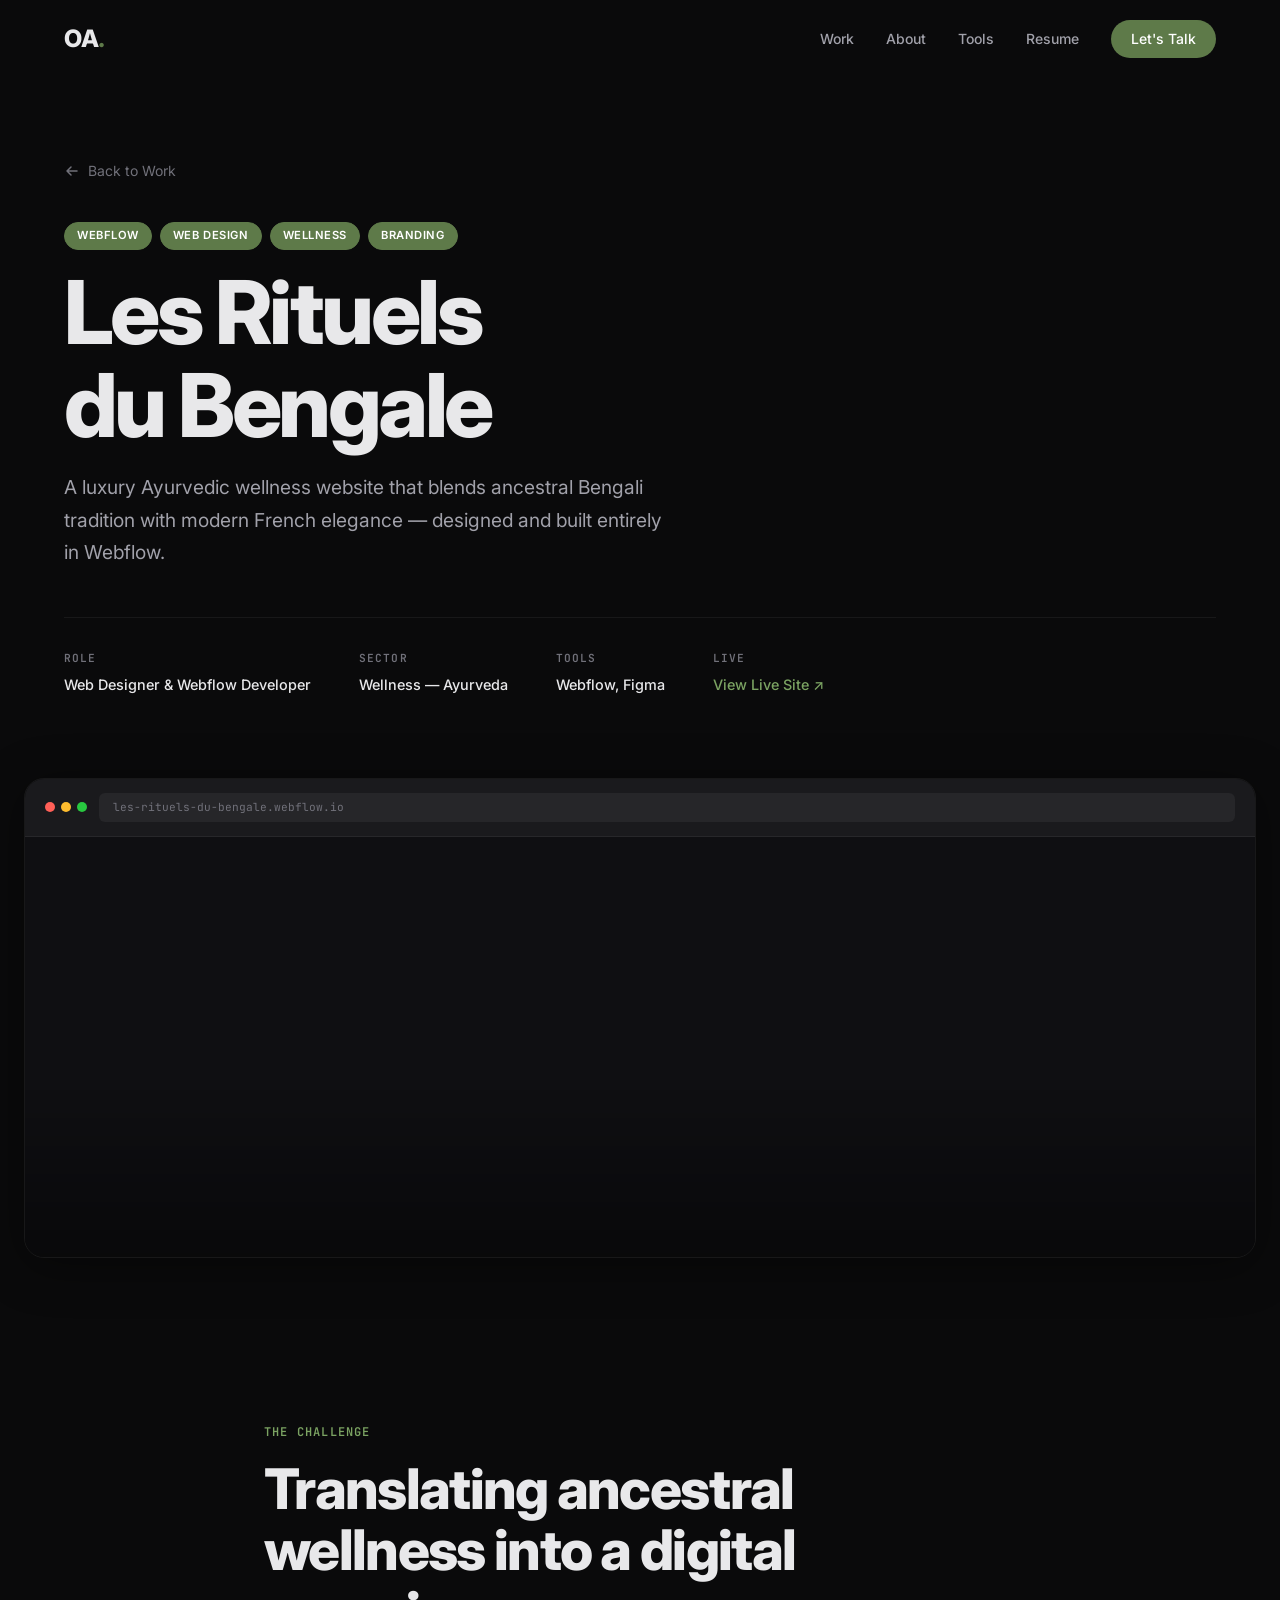
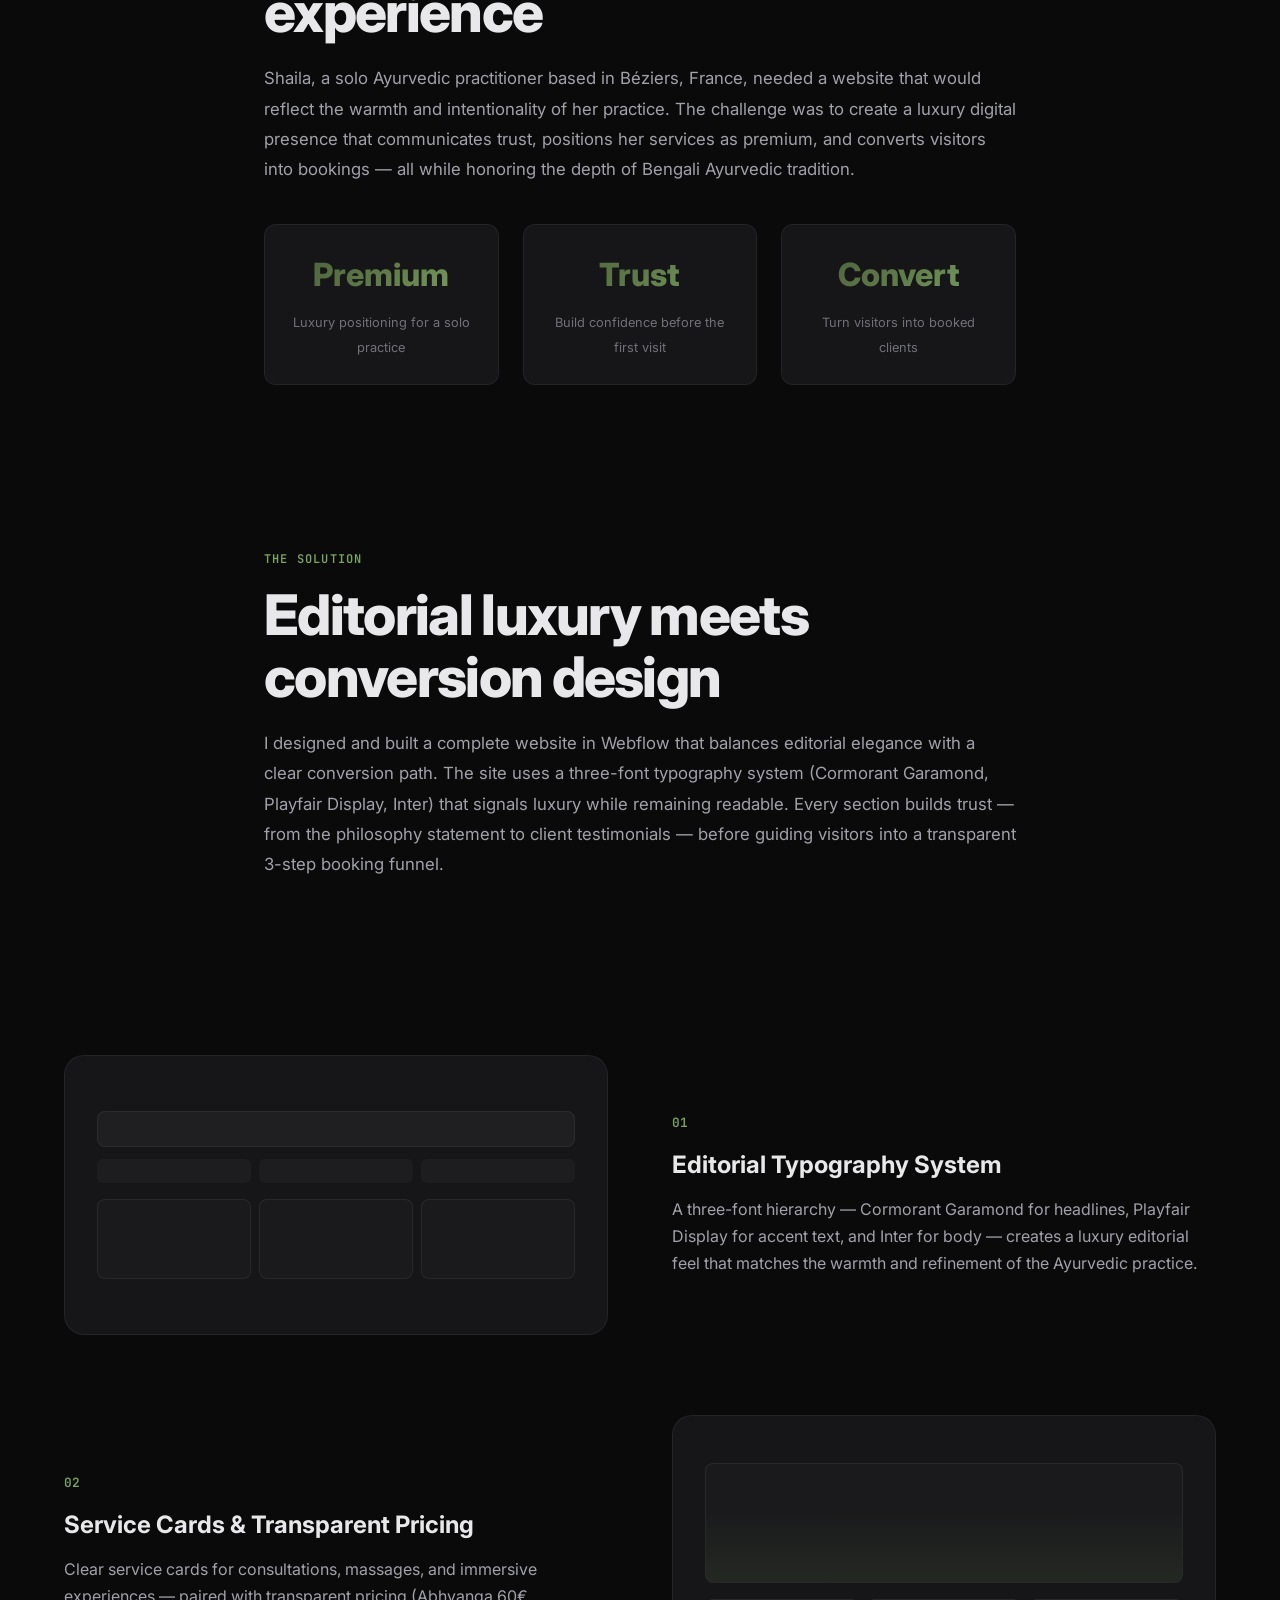
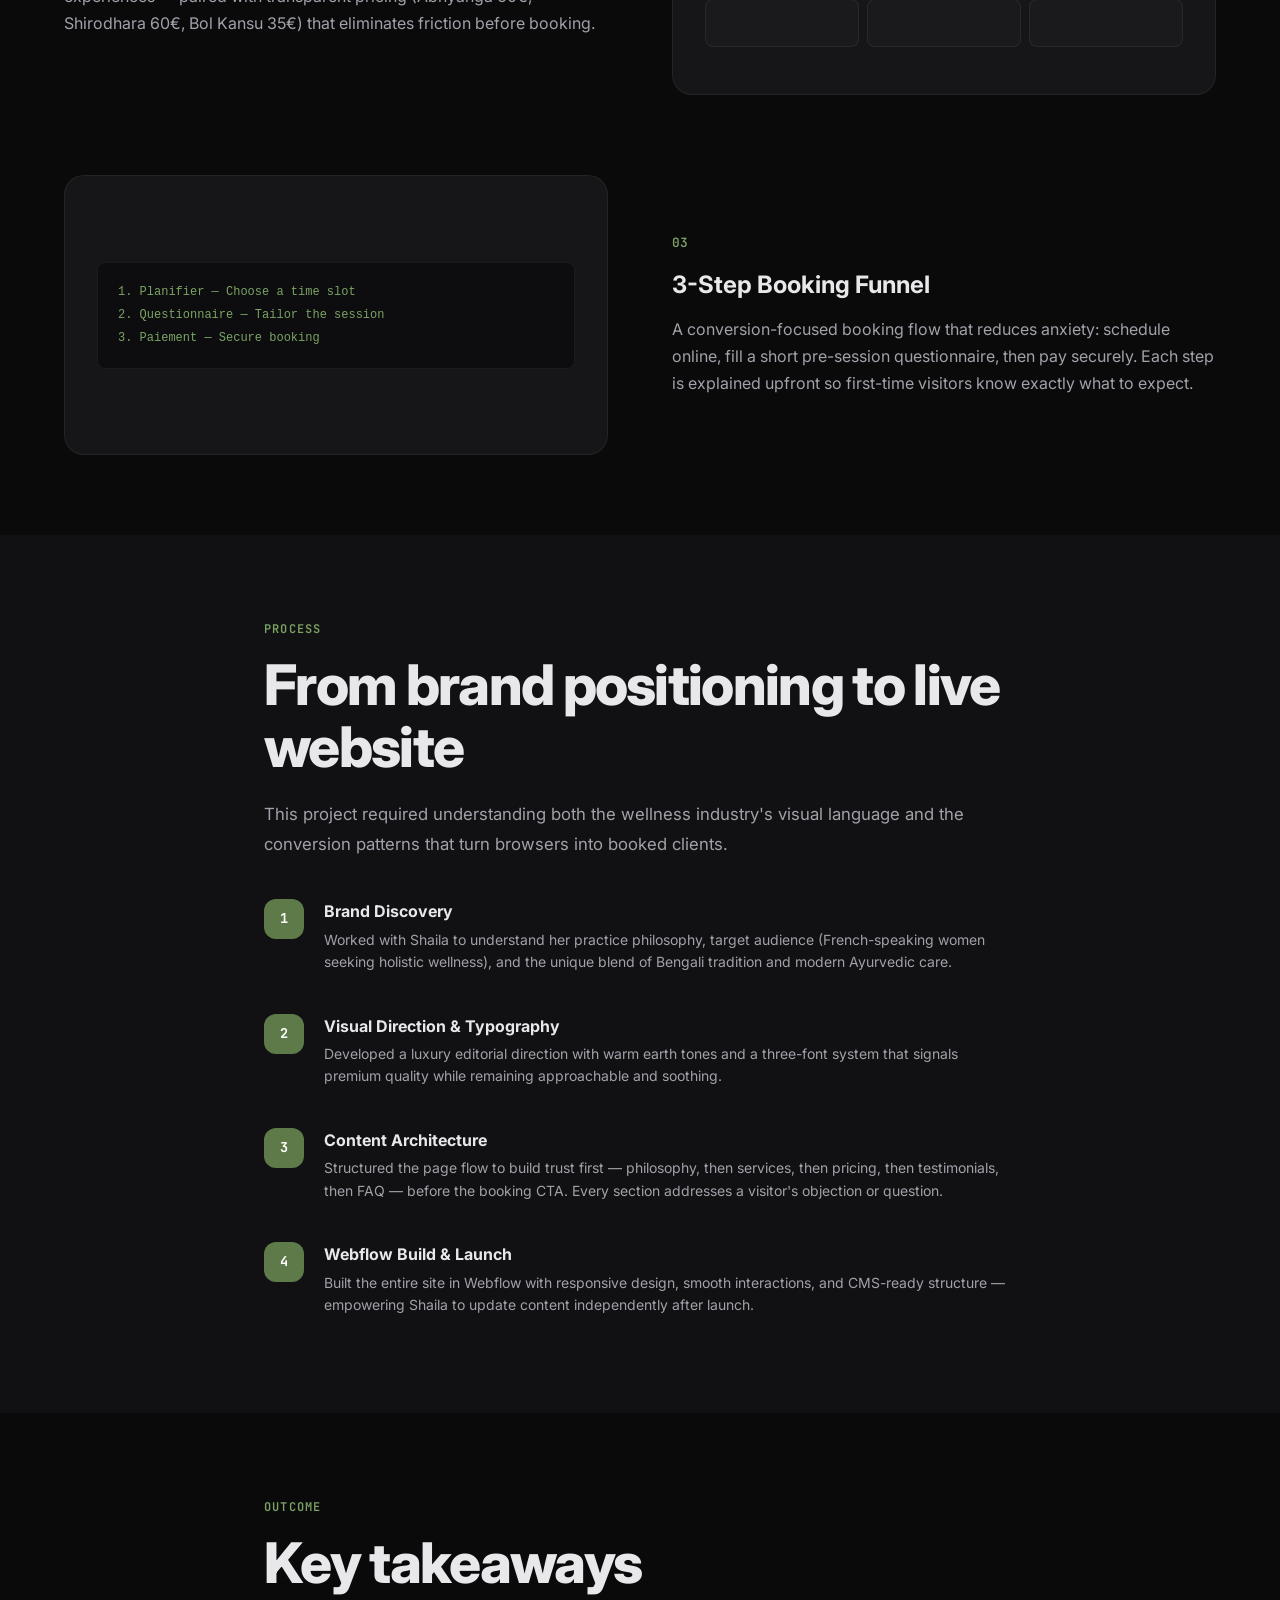
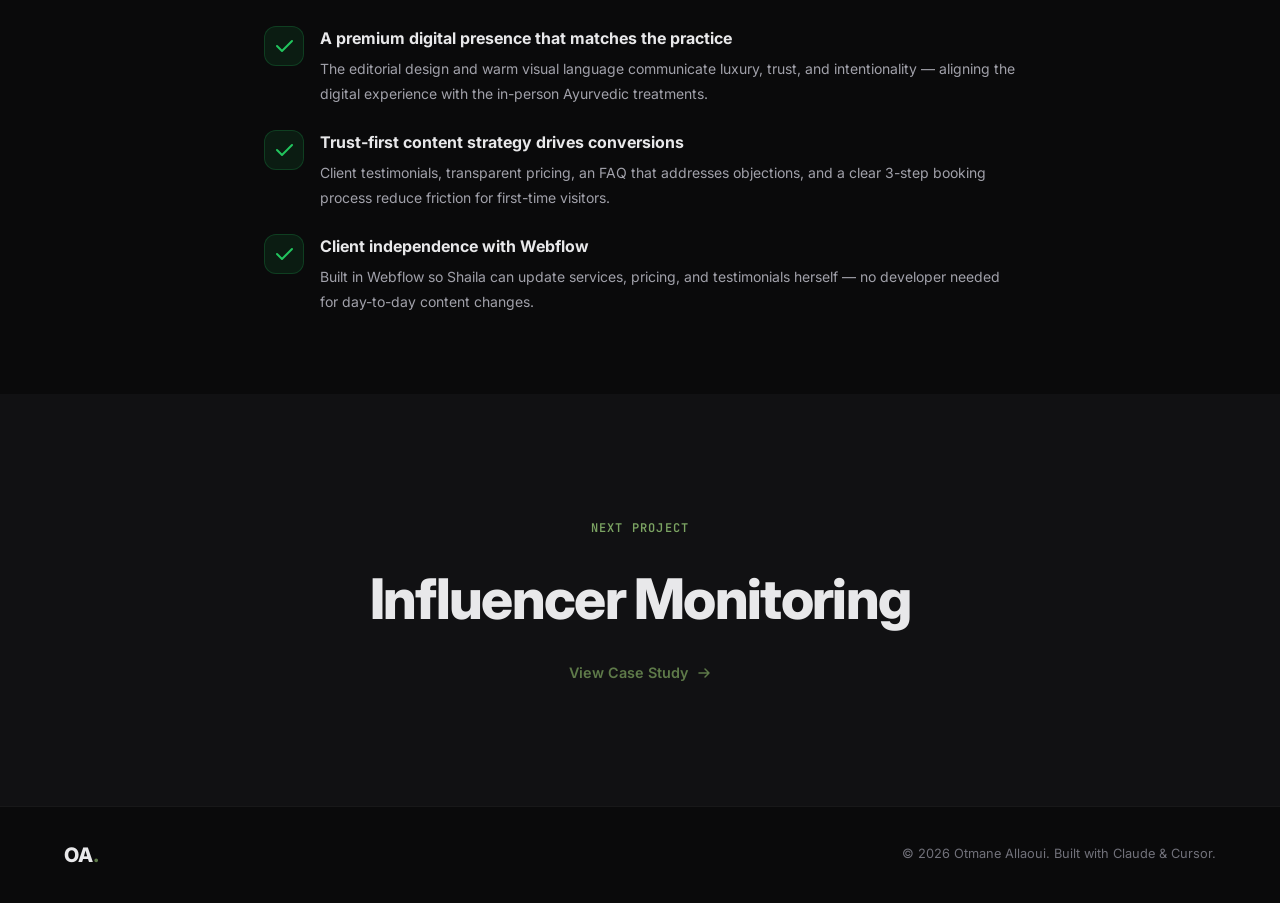
<file: case-rituels-du-bengale.html>
<!DOCTYPE html>
<html lang="en">
<head>
    <meta charset="UTF-8">
    <meta name="viewport" content="width=device-width, initial-scale=1.0">
    <title>Les Rituels du Bengale Case Study — Luxury Wellness Webflow Website | Otmane Allaoui</title>
    <meta name="description" content="Web design case study: How I designed and built a luxury Ayurvedic wellness website in Webflow for a solo practitioner — editorial typography, booking funnel, and brand identity.">
    <meta name="keywords" content="Webflow design, wellness website, luxury web design, Ayurveda, booking website, brand identity, editorial design, freelance web designer">
    <meta name="author" content="Otmane Allaoui">
    <link rel="canonical" href="https://otmane-portfolio.vercel.app/case-rituels-du-bengale.html">
    <link rel="icon" type="image/svg+xml" href="favicon.svg">
    <meta name="theme-color" content="#0a0a0b">
    <meta name="robots" content="index, follow">

    <!-- Open Graph / LinkedIn -->
    <meta property="og:type" content="article">
    <meta property="og:url" content="https://otmane-portfolio.vercel.app/case-rituels-du-bengale.html">
    <meta property="og:title" content="Les Rituels du Bengale — Luxury Wellness Website Case Study">
    <meta property="og:description" content="How I designed and built a luxury Ayurvedic wellness website in Webflow with editorial typography and a conversion-focused booking funnel.">
    <meta property="og:image" content="https://otmane-portfolio.vercel.app/og-image.png">
    <meta property="og:site_name" content="Otmane Allaoui Portfolio">

    <!-- Twitter Card -->
    <meta name="twitter:card" content="summary_large_image">
    <meta name="twitter:creator" content="@Otmaneallaoui_9">
    <meta name="twitter:title" content="Les Rituels du Bengale — Luxury Wellness Website Case Study">
    <meta name="twitter:description" content="How I designed and built a luxury Ayurvedic wellness website in Webflow with editorial typography and a conversion-focused booking funnel.">
    <meta name="twitter:image" content="https://otmane-portfolio.vercel.app/og-image.png">

    <!-- Structured Data: Case Study -->
    <script type="application/ld+json">
    {
        "@context": "https://schema.org",
        "@type": "Article",
        "headline": "Les Rituels du Bengale — Luxury Ayurvedic Wellness Website",
        "description": "Web design case study: Designing and building a luxury Ayurvedic wellness website in Webflow for a solo practitioner in France.",
        "author": {
            "@type": "Person",
            "name": "Otmane Allaoui",
            "url": "https://otmane-portfolio.vercel.app"
        },
        "publisher": {
            "@type": "Person",
            "name": "Otmane Allaoui"
        }
    }
    </script>

    <link rel="preconnect" href="https://fonts.googleapis.com">
    <link rel="preconnect" href="https://fonts.gstatic.com" crossorigin>
    <link href="https://fonts.googleapis.com/css2?family=Inter:wght@300;400;500;600;700;800&family=JetBrains+Mono:wght@400;500&display=swap" rel="stylesheet">
    <link rel="stylesheet" href="styles.css?v=english-only-1">

    <!-- Google Analytics (GA4) -->
    <script async src="https://www.googletagmanager.com/gtag/js?id=G-G1472X1V0Q"></script>
    <script>
      window.dataLayer = window.dataLayer || [];
      function gtag(){dataLayer.push(arguments);}
      gtag('js', new Date());
      gtag('config', 'G-G1472X1V0Q');
    </script>

    <!-- Microsoft Clarity -->
    <script type="text/javascript">
      (function(c,l,a,r,i,t,y){
        c[a]=c[a]||function(){(c[a].q=c[a].q||[]).push(arguments)};
        t=l.createElement(r);t.async=1;t.src="https://www.clarity.ms/tag/"+i;
        y=l.getElementsByTagName(r)[0];y.parentNode.insertBefore(t,y);
      })(window,document,"clarity","script","XXXXXXXXXX");
    </script>
</head>
<body>
    <div class="cursor-glow" id="cursorGlow"></div>

    <!-- Navigation -->
    <nav class="nav" id="nav">
        <div class="nav-inner">
            <a href="index.html" class="nav-logo">OA<span class="accent">.</span></a>
            <div class="nav-links">
                <a href="index.html#work">Work</a>
                <a href="index.html#about">About</a>
                <a href="index.html#tools">Tools</a>
                <a href="resume.html">Resume</a>
                <a href="index.html#contact" class="nav-cta">Let's Talk</a>
            </div>
            <button class="nav-toggle" id="navToggle" aria-label="Menu">
                <span></span><span></span>
            </button>
        </div>
    </nav>

    <div class="mobile-menu" id="mobileMenu">
        <a href="index.html#work">Work</a>
        <a href="index.html#about">About</a>
        <a href="index.html#tools">Tools</a>
        <a href="resume.html">Resume</a>
        <a href="index.html#contact">Let's Talk</a>
    </div>

    <main>
    <article>

    <!-- Case Study Hero -->
    <section class="case-hero">
        <div class="container">
            <a href="index.html#work" class="back-link" data-animate="fade-up">
                <svg width="16" height="16" viewBox="0 0 16 16" fill="none"><path d="M13 8H3M7 4L3 8l4 4" stroke="currentColor" stroke-width="1.5" stroke-linecap="round" stroke-linejoin="round"/></svg>
                Back to Work
            </a>
            <div class="case-hero-content" data-animate="fade-up" data-delay="100">
                <div class="project-tags">
                    <span class="tag">Webflow</span>
                    <span class="tag">Web Design</span>
                    <span class="tag">Wellness</span>
                    <span class="tag">Branding</span>
                </div>
                <h1>Les Rituels<br>du Bengale</h1>
                <p class="case-hero-desc">A luxury Ayurvedic wellness website that blends ancestral Bengali tradition with modern French elegance — designed and built entirely in Webflow.</p>
            </div>
            <div class="case-meta" data-animate="fade-up" data-delay="200">
                <div class="meta-item">
                    <span class="meta-label">Role</span>
                    <span class="meta-value">Web Designer & Webflow Developer</span>
                </div>
                <div class="meta-item">
                    <span class="meta-label">Sector</span>
                    <span class="meta-value">Wellness — Ayurveda</span>
                </div>
                <div class="meta-item">
                    <span class="meta-label">Tools</span>
                    <span class="meta-value">Webflow, Figma</span>
                </div>
                <div class="meta-item">
                    <span class="meta-label">Live</span>
                    <span class="meta-value"><a href="https://les-rituels-du-bengale.webflow.io/" target="_blank" rel="noopener">View Live Site &nearr;</a></span>
                </div>
            </div>
        </div>
    </section>

    <!-- Case Study Mockup -->
    <section class="case-visual">
        <div class="container-wide">
            <div class="case-mockup-large" data-animate="fade-up">
                <div class="mockup-browser large">
                    <div class="browser-dots"><span></span><span></span><span></span></div>
                    <div class="browser-url">les-rituels-du-bengale.webflow.io</div>
                </div>
                <div class="live-preview-frame" style="height: 420px;">
                    <iframe src="https://les-rituels-du-bengale.webflow.io/" loading="lazy" title="Les Rituels du Bengale Website"></iframe>
                    <div class="live-preview-overlay"></div>
                </div>
            </div>
        </div>
    </section>

    <!-- The Challenge -->
    <section class="case-section">
        <div class="container-narrow">
            <div class="case-block" data-animate="fade-up">
                <span class="section-label">The Challenge</span>
                <h2>Translating ancestral wellness into a digital experience</h2>
                <p>
                    Shaila, a solo Ayurvedic practitioner based in B&eacute;ziers, France, needed a website that would reflect the warmth and intentionality of her practice. The challenge was to create a luxury digital presence that communicates trust, positions her services as premium, and converts visitors into bookings — all while honoring the depth of Bengali Ayurvedic tradition.
                </p>
                <div class="case-highlights">
                    <div class="highlight-item">
                        <span class="highlight-number">Premium</span>
                        <span class="highlight-label">Luxury positioning for a solo practice</span>
                    </div>
                    <div class="highlight-item">
                        <span class="highlight-number">Trust</span>
                        <span class="highlight-label">Build confidence before the first visit</span>
                    </div>
                    <div class="highlight-item">
                        <span class="highlight-number">Convert</span>
                        <span class="highlight-label">Turn visitors into booked clients</span>
                    </div>
                </div>
            </div>
        </div>
    </section>

    <!-- The Solution -->
    <section class="case-section">
        <div class="container-narrow">
            <div class="case-block" data-animate="fade-up">
                <span class="section-label">The Solution</span>
                <h2>Editorial luxury meets conversion design</h2>
                <p>
                    I designed and built a complete website in Webflow that balances editorial elegance with a clear conversion path. The site uses a three-font typography system (Cormorant Garamond, Playfair Display, Inter) that signals luxury while remaining readable. Every section builds trust — from the philosophy statement to client testimonials — before guiding visitors into a transparent 3-step booking funnel.
                </p>
            </div>
        </div>
    </section>

    <!-- Features -->
    <section class="case-section">
        <div class="container">
            <div class="case-features" data-animate="fade-up">
                <div class="case-feature">
                    <div class="feature-visual">
                        <div class="feature-mock">
                            <div class="mock-search-bar"></div>
                            <div class="mock-filter-row">
                                <span></span><span></span><span></span>
                            </div>
                            <div class="mock-influencer-grid">
                                <div class="mock-influencer-card"></div>
                                <div class="mock-influencer-card"></div>
                                <div class="mock-influencer-card"></div>
                            </div>
                        </div>
                    </div>
                    <div class="feature-content">
                        <span class="feature-number">01</span>
                        <h3>Editorial Typography System</h3>
                        <p>A three-font hierarchy — Cormorant Garamond for headlines, Playfair Display for accent text, and Inter for body — creates a luxury editorial feel that matches the warmth and refinement of the Ayurvedic practice.</p>
                    </div>
                </div>
                <div class="case-feature reverse">
                    <div class="feature-visual">
                        <div class="feature-mock">
                            <div class="mock-chart-area">
                                <div class="mock-line-chart"></div>
                            </div>
                            <div class="mock-metrics-row">
                                <div class="mock-metric"></div>
                                <div class="mock-metric"></div>
                                <div class="mock-metric"></div>
                            </div>
                        </div>
                    </div>
                    <div class="feature-content">
                        <span class="feature-number">02</span>
                        <h3>Service Cards & Transparent Pricing</h3>
                        <p>Clear service cards for consultations, massages, and immersive experiences — paired with transparent pricing (Abhyanga 60&euro;, Shirodhara 60&euro;, Bol Kansu 35&euro;) that eliminates friction before booking.</p>
                    </div>
                </div>
                <div class="case-feature">
                    <div class="feature-visual">
                        <div class="feature-mock widget-feature-mock">
                            <div class="mock-embed-code">
                                <code>1. Planifier &mdash; Choose a time slot</code>
                                <code>2. Questionnaire &mdash; Tailor the session</code>
                                <code>3. Paiement &mdash; Secure booking</code>
                            </div>
                        </div>
                    </div>
                    <div class="feature-content">
                        <span class="feature-number">03</span>
                        <h3>3-Step Booking Funnel</h3>
                        <p>A conversion-focused booking flow that reduces anxiety: schedule online, fill a short pre-session questionnaire, then pay securely. Each step is explained upfront so first-time visitors know exactly what to expect.</p>
                    </div>
                </div>
            </div>
        </div>
    </section>

    <!-- Process -->
    <section class="case-section section-dark">
        <div class="container-narrow">
            <div class="case-block" data-animate="fade-up">
                <span class="section-label">Process</span>
                <h2>From brand positioning to live website</h2>
                <p>
                    This project required understanding both the wellness industry's visual language and the conversion patterns that turn browsers into booked clients.
                </p>
                <div class="process-steps">
                    <div class="process-step">
                        <div class="step-number">1</div>
                        <div class="step-content">
                            <h4>Brand Discovery</h4>
                            <p>Worked with Shaila to understand her practice philosophy, target audience (French-speaking women seeking holistic wellness), and the unique blend of Bengali tradition and modern Ayurvedic care.</p>
                        </div>
                    </div>
                    <div class="process-step">
                        <div class="step-number">2</div>
                        <div class="step-content">
                            <h4>Visual Direction & Typography</h4>
                            <p>Developed a luxury editorial direction with warm earth tones and a three-font system that signals premium quality while remaining approachable and soothing.</p>
                        </div>
                    </div>
                    <div class="process-step">
                        <div class="step-number">3</div>
                        <div class="step-content">
                            <h4>Content Architecture</h4>
                            <p>Structured the page flow to build trust first — philosophy, then services, then pricing, then testimonials, then FAQ — before the booking CTA. Every section addresses a visitor's objection or question.</p>
                        </div>
                    </div>
                    <div class="process-step">
                        <div class="step-number">4</div>
                        <div class="step-content">
                            <h4>Webflow Build & Launch</h4>
                            <p>Built the entire site in Webflow with responsive design, smooth interactions, and CMS-ready structure — empowering Shaila to update content independently after launch.</p>
                        </div>
                    </div>
                </div>
            </div>
        </div>
    </section>

    <!-- Results -->
    <section class="case-section">
        <div class="container-narrow">
            <div class="case-block" data-animate="fade-up">
                <span class="section-label">Outcome</span>
                <h2>Key takeaways</h2>
                <div class="case-results">
                    <div class="result-item">
                        <div class="result-icon">
                            <svg width="24" height="24" viewBox="0 0 24 24" fill="none"><path d="M5 12l5 5L20 7" stroke="currentColor" stroke-width="2" stroke-linecap="round" stroke-linejoin="round"/></svg>
                        </div>
                        <div>
                            <h4>A premium digital presence that matches the practice</h4>
                            <p>The editorial design and warm visual language communicate luxury, trust, and intentionality — aligning the digital experience with the in-person Ayurvedic treatments.</p>
                        </div>
                    </div>
                    <div class="result-item">
                        <div class="result-icon">
                            <svg width="24" height="24" viewBox="0 0 24 24" fill="none"><path d="M5 12l5 5L20 7" stroke="currentColor" stroke-width="2" stroke-linecap="round" stroke-linejoin="round"/></svg>
                        </div>
                        <div>
                            <h4>Trust-first content strategy drives conversions</h4>
                            <p>Client testimonials, transparent pricing, an FAQ that addresses objections, and a clear 3-step booking process reduce friction for first-time visitors.</p>
                        </div>
                    </div>
                    <div class="result-item">
                        <div class="result-icon">
                            <svg width="24" height="24" viewBox="0 0 24 24" fill="none"><path d="M5 12l5 5L20 7" stroke="currentColor" stroke-width="2" stroke-linecap="round" stroke-linejoin="round"/></svg>
                        </div>
                        <div>
                            <h4>Client independence with Webflow</h4>
                            <p>Built in Webflow so Shaila can update services, pricing, and testimonials herself — no developer needed for day-to-day content changes.</p>
                        </div>
                    </div>
                </div>
            </div>
        </div>
    </section>

    <!-- Next Project -->
    <section class="case-section section-dark">
        <div class="container">
            <div class="next-project" data-animate="fade-up">
                <span class="section-label">Next Project</span>
                <a href="case-influencer-monitoring.html" class="next-project-link">
                    <h2>Influencer Monitoring</h2>
                    <span class="project-link">View Case Study <svg width="16" height="16" viewBox="0 0 16 16" fill="none"><path d="M3 8h10M9 4l4 4-4 4" stroke="currentColor" stroke-width="1.5" stroke-linecap="round" stroke-linejoin="round"/></svg></span>
                </a>
            </div>
        </div>
    </section>

    </article>
    </main>

    <!-- Footer -->
    <footer class="footer">
        <div class="container">
            <div class="footer-inner">
                <span class="footer-logo">OA<span class="accent">.</span></span>
                <span class="footer-copy">&copy; 2026 Otmane Allaoui. Built with Claude & Cursor.</span>
            </div>
        </div>
    </footer>

    <script src="script.js?v=english-only-1" defer></script>
</body>
</html>
</file>
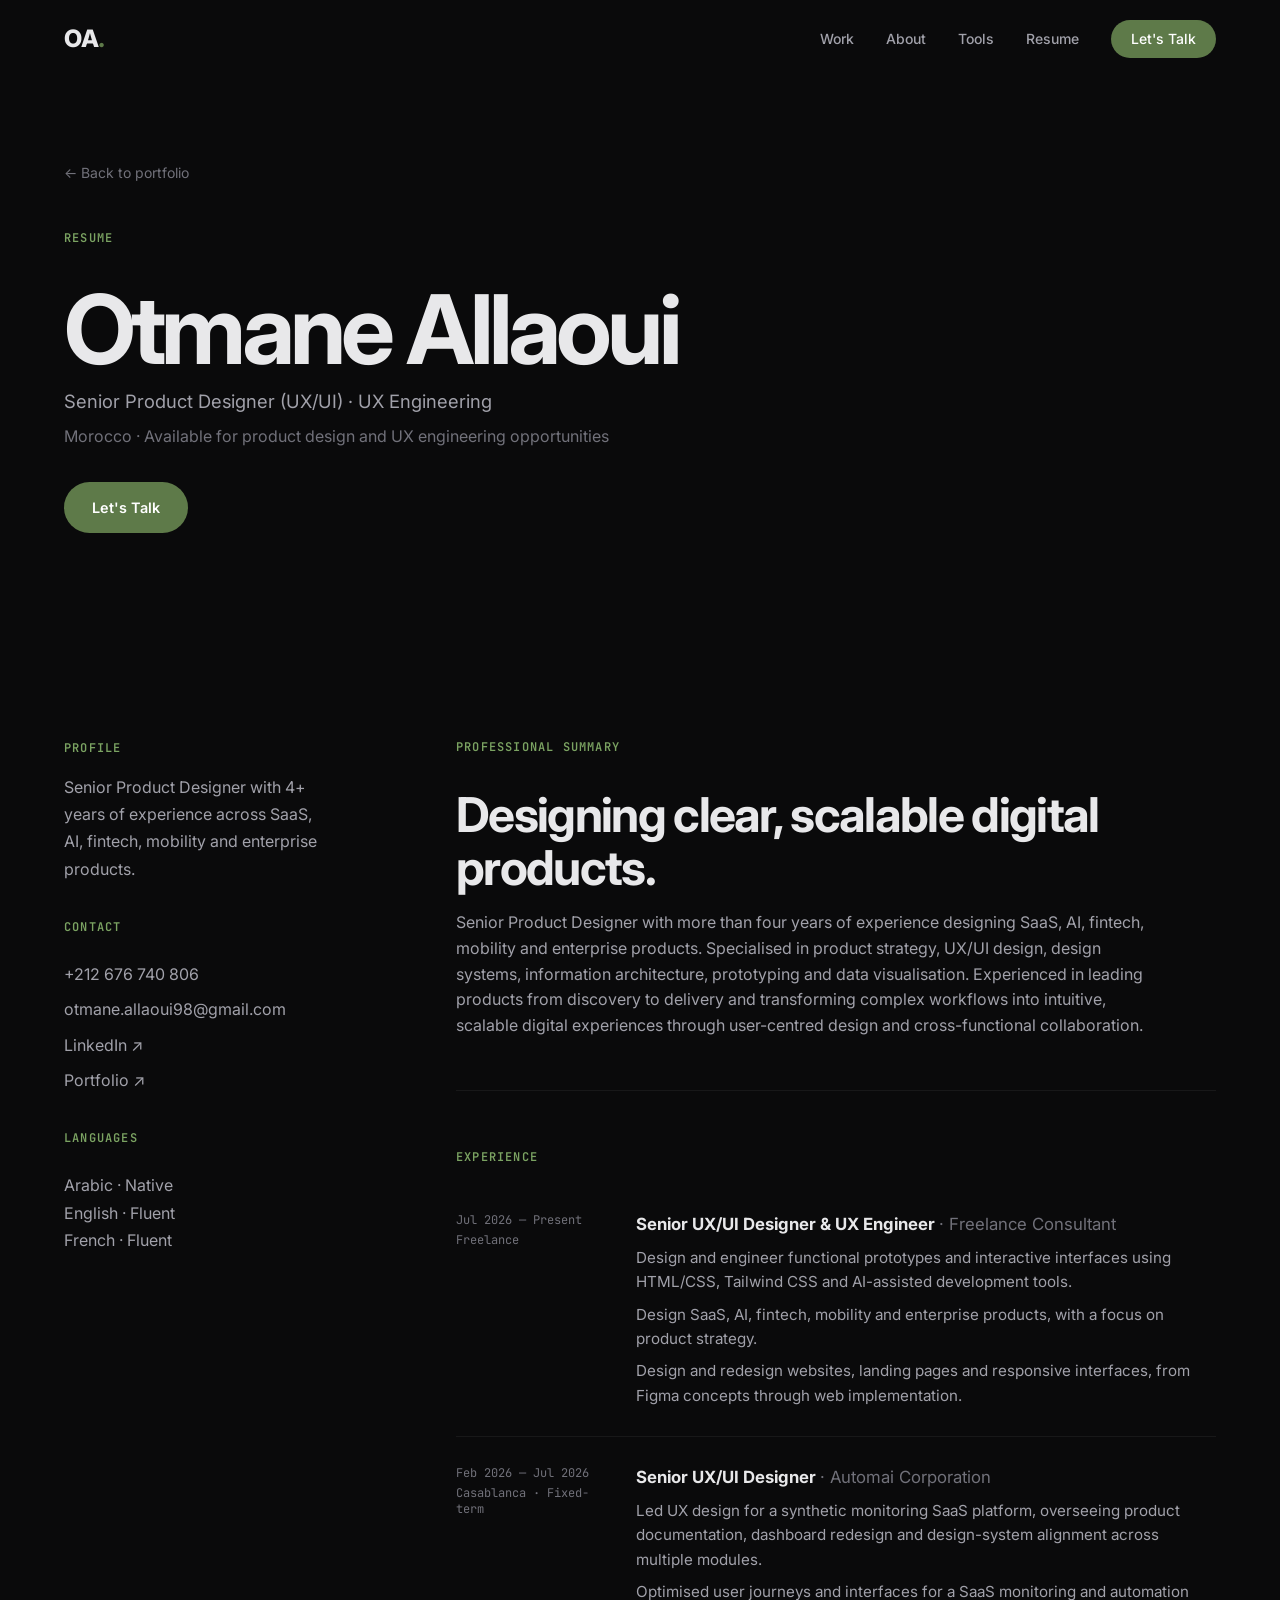
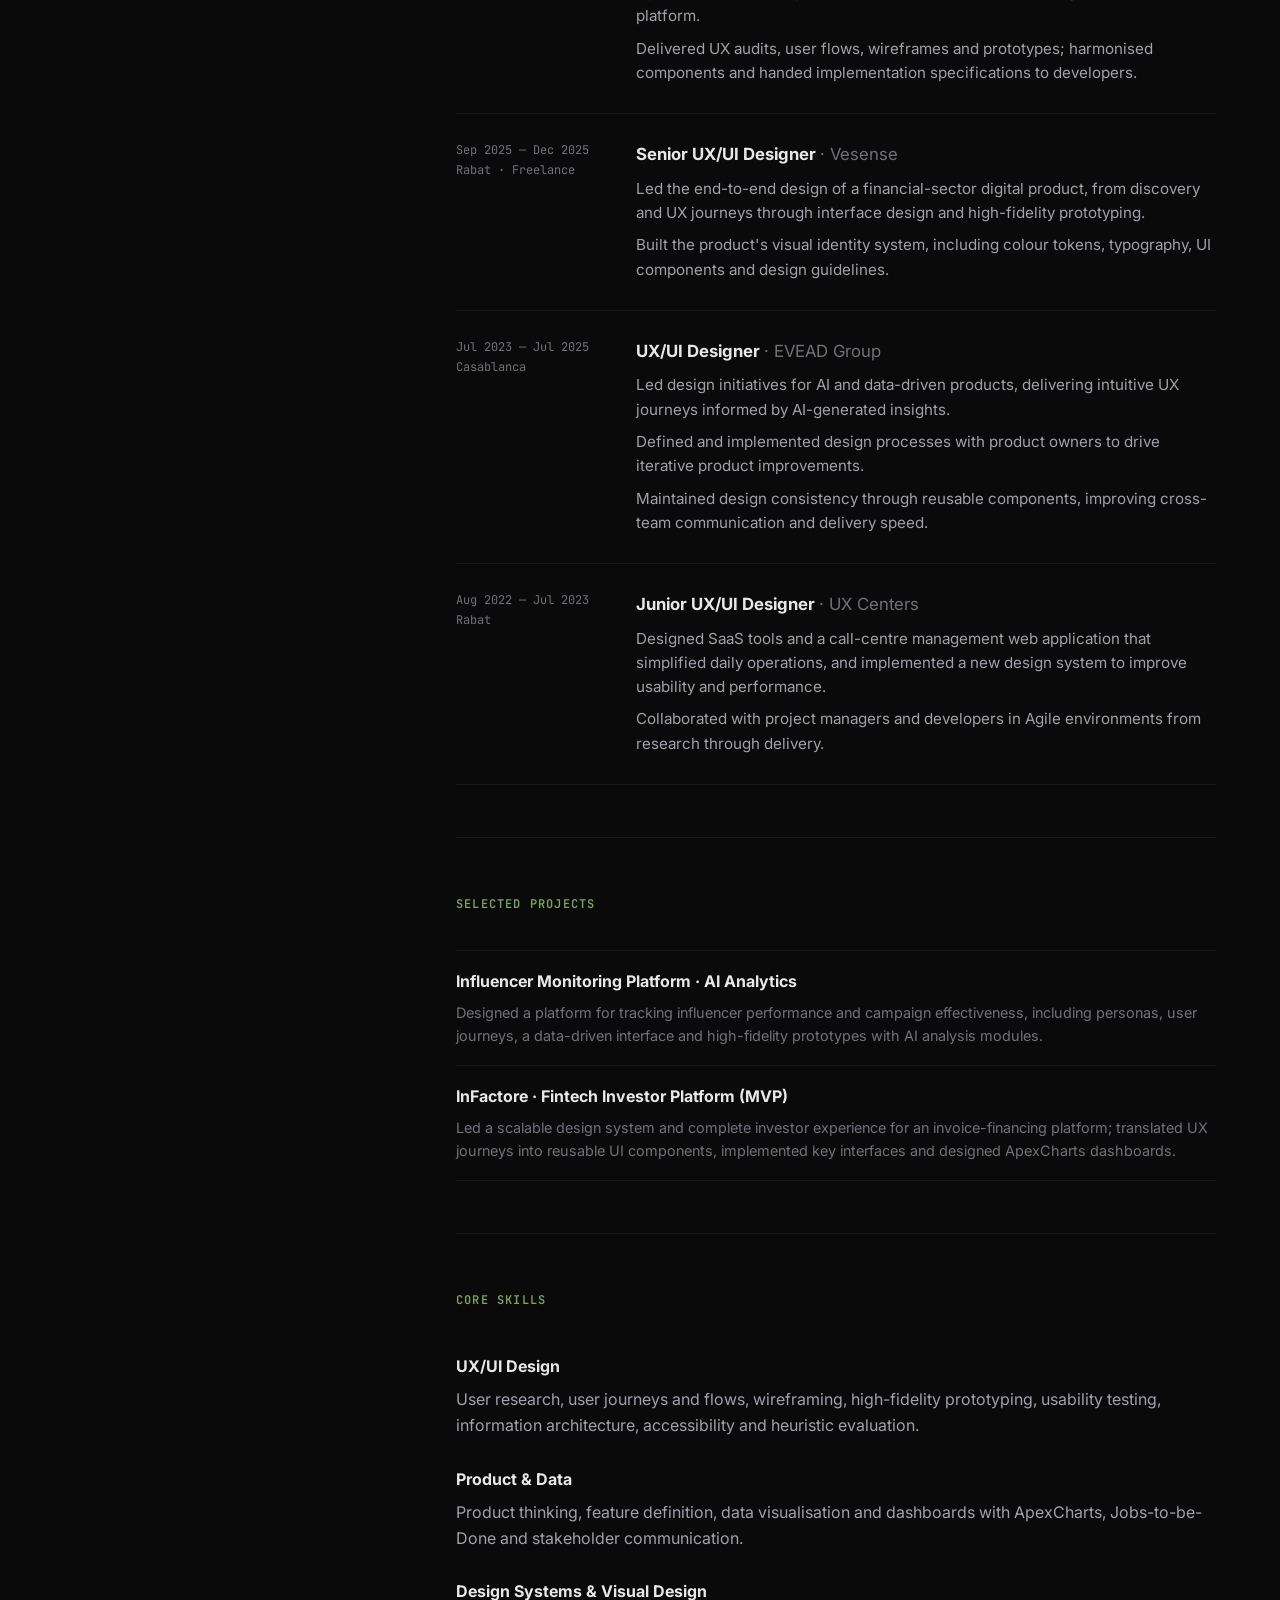
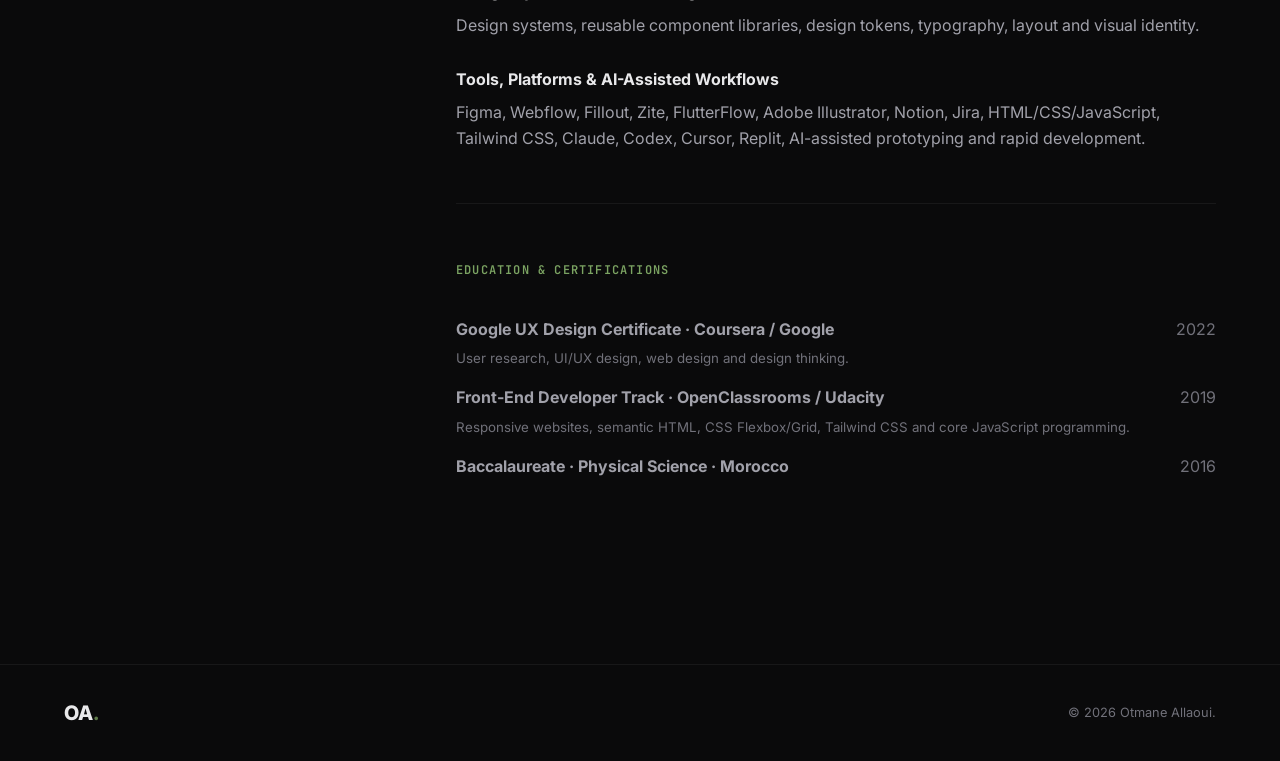
<file: resume.html>
<!DOCTYPE html>
<html lang="en" data-page="resume">
<head>
    <meta charset="UTF-8">
    <meta name="viewport" content="width=device-width, initial-scale=1.0">
    <title>Resume — Otmane Allaoui, Senior Product Designer</title>
    <meta name="description" content="Resume of Otmane Allaoui, Senior Product Designer specialising in SaaS, AI, fintech, mobility and enterprise products.">
    <link rel="icon" type="image/svg+xml" href="favicon.svg">
    <link rel="stylesheet" href="styles.css?v=cv-update-1">
    <link rel="preconnect" href="https://fonts.googleapis.com">
    <link rel="preconnect" href="https://fonts.gstatic.com" crossorigin>
    <link href="https://fonts.googleapis.com/css2?family=Inter:wght@300;400;500;600;700;800&family=JetBrains+Mono:wght@400;500&display=swap" rel="stylesheet">
</head>
<body>
    <div class="cursor-glow" id="cursorGlow"></div>
    <nav class="nav" id="nav">
        <div class="nav-inner">
            <a href="index.html" class="nav-logo">OA<span class="accent">.</span></a>
            <div class="nav-links">
                <a href="index.html#work">Work</a>
                <a href="index.html#about">About</a>
                <a href="index.html#tools">Tools</a>
                <a href="resume.html">Resume</a>
                <a href="index.html#contact" class="nav-cta">Let's Talk</a>
            </div>
            <button class="nav-toggle" id="navToggle" aria-label="Menu"><span></span><span></span></button>
        </div>
    </nav>
    <div class="mobile-menu" id="mobileMenu">
        <a href="index.html#work">Work</a>
        <a href="index.html#about">About</a>
        <a href="index.html#tools">Tools</a>
        <a href="resume.html">Resume</a>
        <a href="index.html#contact">Let's Talk</a>
    </div>

    <main>
        <section class="case-hero resume-hero">
            <div class="container">
                <a href="index.html" class="back-link">← Back to portfolio</a>
                <div class="resume-heading">
                    <span class="section-label">Resume</span>
                    <h1>Otmane Allaoui</h1>
                    <p class="resume-role">Senior Product Designer (UX/UI) · UX Engineering</p>
                    <p class="resume-location">Morocco · Available for product design and UX engineering opportunities</p>
                    <div class="hero-actions"><a href="index.html#contact" class="btn btn-primary">Let's Talk</a></div>
                </div>
            </div>
        </section>

        <section class="case-section">
            <div class="container">
                <div class="resume-layout">
                    <aside class="resume-aside">
                        <span class="section-label">Profile</span>
                        <p>Senior Product Designer with 4+ years of experience across SaaS, AI, fintech, mobility and enterprise products.</p>
                        <div class="resume-aside-block">
                            <span class="section-label">Contact</span>
                            <a href="tel:+212676740806">+212 676 740 806</a>
                            <a href="mailto:otmane.allaoui98@gmail.com">otmane.allaoui98@gmail.com</a>
                            <a href="https://www.linkedin.com/in/otmane-allaoui/" target="_blank" rel="noopener">LinkedIn ↗</a>
                            <a href="https://otmane-portfolio.vercel.app" target="_blank" rel="noopener">Portfolio ↗</a>
                        </div>
                        <div class="resume-aside-block">
                            <span class="section-label">Languages</span>
                            <p>Arabic · Native<br>English · Fluent<br>French · Fluent</p>
                        </div>
                    </aside>

                    <div class="resume-main">
                        <section class="resume-section">
                            <span class="section-label">Professional Summary</span>
                            <h2>Designing clear, scalable digital products.</h2>
                            <p>Senior Product Designer with more than four years of experience designing SaaS, AI, fintech, mobility and enterprise products. Specialised in product strategy, UX/UI design, design systems, information architecture, prototyping and data visualisation. Experienced in leading products from discovery to delivery and transforming complex workflows into intuitive, scalable digital experiences through user-centred design and cross-functional collaboration.</p>
                        </section>

                        <section class="resume-section">
                            <span class="section-label">Experience</span>
                            <div class="resume-entry">
                                <div class="resume-entry-meta"><span>Jul 2026 — Present</span><span>Freelance</span></div>
                                <div>
                                    <h3>Senior UX/UI Designer &amp; UX Engineer <span>· Freelance Consultant</span></h3>
                                    <p>Design and engineer functional prototypes and interactive interfaces using HTML/CSS, Tailwind CSS and AI-assisted development tools.</p>
                                    <p>Design SaaS, AI, fintech, mobility and enterprise products, with a focus on product strategy.</p>
                                    <p>Design and redesign websites, landing pages and responsive interfaces, from Figma concepts through web implementation.</p>
                                </div>
                            </div>
                            <div class="resume-entry">
                                <div class="resume-entry-meta"><span>Feb 2026 — Jul 2026</span><span>Casablanca · Fixed-term</span></div>
                                <div>
                                    <h3>Senior UX/UI Designer <span>· Automai Corporation</span></h3>
                                    <p>Led UX design for a synthetic monitoring SaaS platform, overseeing product documentation, dashboard redesign and design-system alignment across multiple modules.</p>
                                    <p>Optimised user journeys and interfaces for a SaaS monitoring and automation platform.</p>
                                    <p>Delivered UX audits, user flows, wireframes and prototypes; harmonised components and handed implementation specifications to developers.</p>
                                </div>
                            </div>
                            <div class="resume-entry">
                                <div class="resume-entry-meta"><span>Sep 2025 — Dec 2025</span><span>Rabat · Freelance</span></div>
                                <div>
                                    <h3>Senior UX/UI Designer <span>· Vesense</span></h3>
                                    <p>Led the end-to-end design of a financial-sector digital product, from discovery and UX journeys through interface design and high-fidelity prototyping.</p>
                                    <p>Built the product's visual identity system, including colour tokens, typography, UI components and design guidelines.</p>
                                </div>
                            </div>
                            <div class="resume-entry">
                                <div class="resume-entry-meta"><span>Jul 2023 — Jul 2025</span><span>Casablanca</span></div>
                                <div>
                                    <h3>UX/UI Designer <span>· EVEAD Group</span></h3>
                                    <p>Led design initiatives for AI and data-driven products, delivering intuitive UX journeys informed by AI-generated insights.</p>
                                    <p>Defined and implemented design processes with product owners to drive iterative product improvements.</p>
                                    <p>Maintained design consistency through reusable components, improving cross-team communication and delivery speed.</p>
                                </div>
                            </div>
                            <div class="resume-entry">
                                <div class="resume-entry-meta"><span>Aug 2022 — Jul 2023</span><span>Rabat</span></div>
                                <div>
                                    <h3>Junior UX/UI Designer <span>· UX Centers</span></h3>
                                    <p>Designed SaaS tools and a call-centre management web application that simplified daily operations, and implemented a new design system to improve usability and performance.</p>
                                    <p>Collaborated with project managers and developers in Agile environments from research through delivery.</p>
                                </div>
                            </div>
                        </section>

                        <section class="resume-section">
                            <span class="section-label">Selected Projects</span>
                            <div class="resume-project-list">
                                <a href="case-influencer-monitoring.html">
                                    <strong>Influencer Monitoring Platform · AI Analytics</strong>
                                    <span>Designed a platform for tracking influencer performance and campaign effectiveness, including personas, user journeys, a data-driven interface and high-fidelity prototypes with AI analysis modules.</span>
                                </a>
                                <a href="case-infacto.html">
                                    <strong>InFactore · Fintech Investor Platform (MVP)</strong>
                                    <span>Led a scalable design system and complete investor experience for an invoice-financing platform; translated UX journeys into reusable UI components, implemented key interfaces and designed ApexCharts dashboards.</span>
                                </a>
                            </div>
                        </section>

                        <section class="resume-section">
                            <span class="section-label">Core Skills</span>
                            <div class="resume-skill-group">
                                <h3>UX/UI Design</h3>
                                <p>User research, user journeys and flows, wireframing, high-fidelity prototyping, usability testing, information architecture, accessibility and heuristic evaluation.</p>
                            </div>
                            <div class="resume-skill-group">
                                <h3>Product &amp; Data</h3>
                                <p>Product thinking, feature definition, data visualisation and dashboards with ApexCharts, Jobs-to-be-Done and stakeholder communication.</p>
                            </div>
                            <div class="resume-skill-group">
                                <h3>Design Systems &amp; Visual Design</h3>
                                <p>Design systems, reusable component libraries, design tokens, typography, layout and visual identity.</p>
                            </div>
                            <div class="resume-skill-group">
                                <h3>Tools, Platforms &amp; AI-Assisted Workflows</h3>
                                <p>Figma, Webflow, Fillout, Zite, FlutterFlow, Adobe Illustrator, Notion, Jira, HTML/CSS/JavaScript, Tailwind CSS, Claude, Codex, Cursor, Replit, AI-assisted prototyping and rapid development.</p>
                            </div>
                        </section>

                        <section class="resume-section">
                            <span class="section-label">Education &amp; Certifications</span>
                            <div class="resume-education">
                                <div>
                                    <p><strong>Google UX Design Certificate · Coursera / Google</strong><span>2022</span></p>
                                    <small>User research, UI/UX design, web design and design thinking.</small>
                                </div>
                                <div>
                                    <p><strong>Front-End Developer Track · OpenClassrooms / Udacity</strong><span>2019</span></p>
                                    <small>Responsive websites, semantic HTML, CSS Flexbox/Grid, Tailwind CSS and core JavaScript programming.</small>
                                </div>
                                <div>
                                    <p><strong>Baccalaureate · Physical Science · Morocco</strong><span>2016</span></p>
                                </div>
                            </div>
                        </section>
                    </div>
                </div>
            </div>
        </section>
    </main>

    <footer class="footer">
        <div class="container"><div class="footer-inner"><span class="footer-logo">OA<span class="accent">.</span></span><span class="footer-copy">&copy; 2026 Otmane Allaoui.</span></div></div>
    </footer>
    <script src="script.js?v=english-only-1" defer></script>
</body>
</html>
</file>
<file: styles.css>
/* ========================================
   OTMANE ALLAOUI — PORTFOLIO STYLES
   Modern dark theme with glass & gradients
   ======================================== */

/* --- Reset & Base --- */
*, *::before, *::after { margin: 0; padding: 0; box-sizing: border-box; }

:root {
    --bg: #0a0a0b;
    --bg-elevated: #111113;
    --bg-card: #161618;
    --bg-card-hover: #1c1c1f;
    --surface: #1e1e21;
    --border: rgba(255,255,255,0.06);
    --border-hover: rgba(255,255,255,0.12);
    --text: #e8e8ea;
    --text-secondary: #a1a1aa;
    --text-muted: #71717a;
    --accent: #5E7A49;
    --accent-light: #7BA362;
    --accent-glow: rgba(94,122,73,0.15);
    --gradient-1: linear-gradient(135deg, #4A5D3A, #5E7A49, #7BA362);
    --gradient-2: linear-gradient(135deg, #4A5D3A 0%, #7BA362 100%);
    --radius: 12px;
    --radius-lg: 20px;
    --radius-full: 9999px;
    --font: 'Inter', -apple-system, BlinkMacSystemFont, sans-serif;
    --font-mono: 'JetBrains Mono', monospace;
    --transition: 0.3s cubic-bezier(0.4, 0, 0.2, 1);
    --shadow: 0 4px 24px rgba(0,0,0,0.3);
    --shadow-lg: 0 8px 48px rgba(0,0,0,0.4);
}

html {
    scroll-behavior: smooth;
    -webkit-font-smoothing: antialiased;
    -moz-osx-font-smoothing: grayscale;
}

body {
    font-family: var(--font);
    background: var(--bg);
    color: var(--text);
    line-height: 1.6;
    overflow-x: hidden;
}

a { color: inherit; text-decoration: none; }
img { max-width: 100%; display: block; }
button { background: none; border: none; cursor: pointer; font: inherit; color: inherit; }


::selection {
    background: var(--accent);
    color: white;
}

/* --- Cursor Glow --- */
.cursor-glow {
    position: fixed;
    width: 600px;
    height: 600px;
    border-radius: 50%;
    background: radial-gradient(circle, var(--accent-glow) 0%, transparent 70%);
    pointer-events: none;
    z-index: 0;
    transform: translate(-50%, -50%);
    opacity: 0;
    transition: opacity 0.5s ease;
}

/* --- Layout --- */
.container { max-width: 1200px; margin: 0 auto; padding: 0 24px; }
.container-wide { max-width: 1400px; margin: 0 auto; padding: 0 24px; }
.container-narrow { max-width: 800px; margin: 0 auto; padding: 0 24px; }

/* --- Navigation --- */
.nav {
    position: fixed;
    top: 0;
    left: 0;
    right: 0;
    z-index: 100;
    padding: 20px 0;
    transition: var(--transition);
}

.nav.scrolled {
    padding: 12px 0;
    background: rgba(10,10,11,0.85);
    backdrop-filter: blur(20px);
    -webkit-backdrop-filter: blur(20px);
    border-bottom: 1px solid var(--border);
}

.nav-inner {
    max-width: 1200px;
    margin: 0 auto;
    padding: 0 24px;
    display: flex;
    align-items: center;
    justify-content: space-between;
}

.nav-logo {
    font-size: 1.5rem;
    font-weight: 800;
    letter-spacing: -0.02em;
}

.accent { color: var(--accent); }

.nav-links {
    display: flex;
    align-items: center;
    gap: 32px;
}

.nav-links a {
    font-size: 0.875rem;
    font-weight: 500;
    color: var(--text-secondary);
    transition: color var(--transition);
}

.nav-links a:hover { color: var(--text); }


.nav-cta {
    background: var(--accent) !important;
    color: white !important;
    padding: 8px 20px;
    border-radius: var(--radius-full);
    font-size: 0.875rem;
    font-weight: 600;
    transition: all var(--transition) !important;
}

.nav-cta:hover {
    background: var(--accent-light) !important;
    transform: translateY(-1px);
    box-shadow: 0 4px 20px var(--accent-glow);
}

.nav-toggle {
    display: none;
    flex-direction: column;
    gap: 6px;
    padding: 4px;
}

.nav-toggle span {
    width: 24px;
    height: 2px;
    background: var(--text);
    border-radius: 2px;
    transition: var(--transition);
}

.mobile-menu {
    position: fixed;
    top: 0;
    left: 0;
    right: 0;
    bottom: 0;
    z-index: 99;
    background: rgba(10,10,11,0.95);
    backdrop-filter: blur(20px);
    display: flex;
    flex-direction: column;
    align-items: center;
    justify-content: center;
    gap: 32px;
    opacity: 0;
    pointer-events: none;
    transition: opacity var(--transition);
}

.mobile-menu.active {
    opacity: 1;
    pointer-events: all;
}

.mobile-menu a {
    font-size: 1.5rem;
    font-weight: 600;
    color: var(--text-secondary);
    transition: color var(--transition);
}

.mobile-menu a:hover { color: var(--text); }

/* --- Hero --- */
.hero {
    min-height: 100vh;
    display: flex;
    align-items: center;
    position: relative;
    padding: 120px 0 80px;
}

.hero-content {
    max-width: 1200px;
    margin: 0 auto;
    padding: 0 24px;
    position: relative;
    z-index: 1;
}

.hero-badge {
    display: inline-flex;
    align-items: center;
    gap: 8px;
    padding: 6px 16px 6px 12px;
    background: var(--bg-card);
    border: 1px solid var(--border);
    border-radius: var(--radius-full);
    font-size: 0.8rem;
    font-weight: 500;
    color: var(--text-secondary);
    margin-bottom: 32px;
}

.badge-dot {
    width: 8px;
    height: 8px;
    border-radius: 50%;
    background: #22c55e;
    animation: pulse-dot 2s ease-in-out infinite;
}

@keyframes pulse-dot {
    0%, 100% { opacity: 1; box-shadow: 0 0 0 0 rgba(34,197,94,0.4); }
    50% { opacity: 0.8; box-shadow: 0 0 0 6px rgba(34,197,94,0); }
}

.hero h1 {
    font-size: clamp(3rem, 8vw, 6rem);
    font-weight: 800;
    letter-spacing: -0.04em;
    line-height: 1.05;
    margin-bottom: 24px;
}

.gradient-text {
    background: var(--gradient-1);
    -webkit-background-clip: text;
    -webkit-text-fill-color: transparent;
    background-clip: text;
}

.hero-sub {
    font-size: clamp(1rem, 2vw, 1.25rem);
    color: var(--text-secondary);
    max-width: 560px;
    line-height: 1.7;
    margin-bottom: 40px;
}

.hide-mobile { display: inline; }

.hero-actions {
    display: flex;
    gap: 16px;
    margin-bottom: 64px;
}

/* --- Buttons --- */
.btn {
    display: inline-flex;
    align-items: center;
    gap: 8px;
    padding: 14px 28px;
    border-radius: var(--radius-full);
    font-size: 0.9rem;
    font-weight: 600;
    transition: all var(--transition);
    cursor: pointer;
    border: none;
}

.btn-primary {
    background: var(--accent);
    color: white;
}

.btn-primary:hover {
    background: var(--accent-light);
    transform: translateY(-2px);
    box-shadow: 0 8px 30px var(--accent-glow);
}

.btn-ghost {
    background: transparent;
    color: var(--text);
    border: 1px solid var(--border-hover);
}

.btn-ghost:hover {
    border-color: var(--text-muted);
    transform: translateY(-2px);
}

.btn-large {
    padding: 18px 36px;
    font-size: 1rem;
}

/* --- Stats --- */
.hero-stats {
    display: flex;
    align-items: center;
    gap: 32px;
}

.stat-number {
    display: block;
    font-size: 1.5rem;
    font-weight: 800;
    letter-spacing: -0.02em;
    background: var(--gradient-1);
    -webkit-background-clip: text;
    -webkit-text-fill-color: transparent;
    background-clip: text;
}

.stat-label {
    font-size: 0.8rem;
    color: var(--text-muted);
    font-weight: 500;
}

.stat-divider {
    width: 1px;
    height: 40px;
    background: var(--border);
}

/* --- Hero grid background --- */
.hero-grid-bg {
    position: absolute;
    inset: 0;
    background-image:
        linear-gradient(rgba(255,255,255,0.02) 1px, transparent 1px),
        linear-gradient(90deg, rgba(255,255,255,0.02) 1px, transparent 1px);
    background-size: 60px 60px;
    mask-image: radial-gradient(ellipse 80% 60% at 50% 40%, black 20%, transparent 70%);
    -webkit-mask-image: radial-gradient(ellipse 80% 60% at 50% 40%, black 20%, transparent 70%);
}

/* --- Sections --- */
.section {
    padding: 120px 0;
    position: relative;
}

.section-dark {
    background: var(--bg-elevated);
}

.section-header {
    margin-bottom: 64px;
}

.section-label {
    display: inline-block;
    font-size: 0.75rem;
    font-weight: 600;
    text-transform: uppercase;
    letter-spacing: 0.1em;
    color: var(--accent-light);
    margin-bottom: 16px;
    font-family: var(--font-mono);
}

.section-header h2,
.case-block h2 {
    font-size: clamp(2rem, 5vw, 3.5rem);
    font-weight: 800;
    letter-spacing: -0.03em;
    line-height: 1.1;
}

/* --- Project Cards --- */
.project-card {
    display: grid;
    grid-template-columns: 1fr 1fr;
    gap: 48px;
    align-items: center;
    background: var(--bg-card);
    border: 1px solid var(--border);
    border-radius: var(--radius-lg);
    padding: 40px;
    margin-bottom: 32px;
    transition: all var(--transition);
    cursor: pointer;
    box-shadow: var(--shadow);
}

.project-card:hover {
    border-color: var(--border-hover);
    background: var(--bg-card-hover);
    transform: translateY(-4px);
    box-shadow: var(--shadow-lg);
}

.project-card:hover .project-link { color: var(--accent-light); gap: 12px; }

.project-tags {
    display: flex;
    flex-wrap: wrap;
    gap: 8px;
    margin-bottom: 16px;
}

.tag {
    padding: 4px 12px;
    border-radius: var(--radius-full);
    font-size: 0.7rem;
    font-weight: 600;
    text-transform: uppercase;
    letter-spacing: 0.05em;
    background: var(--accent);
    color: #fff;
    border: 1px solid var(--accent);
}

.project-card-info h3 {
    font-size: 2rem;
    font-weight: 800;
    letter-spacing: -0.02em;
    margin-bottom: 12px;
}

.project-card-info p {
    color: var(--text-secondary);
    line-height: 1.7;
    margin-bottom: 20px;
}

.graphic-work { margin-top: 96px; padding-top: 32px; border-top: 1px solid var(--border); }
.graphic-work-header { display: flex; justify-content: space-between; align-items: end; gap: 32px; margin-bottom: 28px; }
.graphic-work-header p { max-width: 380px; color: var(--text-muted); }
.graphic-work-grid { display: grid; grid-template-columns: repeat(2, 1fr); gap: 18px; }
.graphic-project-card { display: grid; grid-template-columns: 210px 1fr; gap: 24px; padding: 16px; border: 1px solid var(--border); border-radius: var(--radius-lg); background: var(--bg-card); transition: transform var(--transition), border-color var(--transition), background var(--transition); }
.graphic-project-card:hover { transform: translateY(-4px); border-color: var(--border-hover); background: var(--bg-card-hover); }
.graphic-project-image { height: 240px; overflow: hidden; border-radius: var(--radius); background: #f5f2ec; }
.graphic-project-image img { width: 100%; height: 100%; object-fit: cover; object-position: center 38%; transition: transform var(--transition); }
.graphic-project-card:hover .graphic-project-image img { transform: scale(1.025); }
.graphic-project-card h3 { margin: 10px 0 8px; font-size: 1.45rem; }
.graphic-project-card p { color: var(--text-muted); font-size: .9rem; line-height: 1.65; margin-bottom: 22px; }
.graphic-case-visual { padding-bottom: 100px; }
.graphic-case-visual .container-wide { display: flex; justify-content: center; }
.graphic-case-visual img { width: min(100%, 720px); height: auto; border: 1px solid var(--border); border-radius: var(--radius-lg); background: #f5f2ec; box-shadow: var(--shadow-lg); }
.graphic-detail-grid { display: grid; grid-template-columns: repeat(3, 1fr); gap: 16px; margin: 34px 0; }
.graphic-detail-grid > div { padding: 20px; border: 1px solid var(--border); border-radius: var(--radius); background: var(--bg-card); }
.graphic-detail-grid span { color: var(--accent-light); font: 500 .7rem var(--font-mono); letter-spacing: .08em; text-transform: uppercase; }
.graphic-detail-grid p { margin-top: 10px !important; font-size: .85rem !important; }

.project-link {
    display: inline-flex;
    align-items: center;
    gap: 8px;
    font-size: 0.9rem;
    font-weight: 600;
    color: var(--accent);
    transition: all var(--transition);
}

/* --- Live Preview --- */
.project-live-preview {
    border-radius: var(--radius);
    overflow: hidden;
    border: 1px solid var(--border);
}

.live-preview-frame {
    position: relative;
    height: 300px;
    overflow: hidden;
    background: #0f0f12;
}

.live-preview-frame iframe {
    width: 200%;
    height: 200%;
    border: none;
    transform: scale(0.5);
    transform-origin: top left;
    pointer-events: none;
}

.preview-image {
    width: 100%;
    height: 100%;
    object-fit: cover;
    object-position: top center;
}

.live-preview-overlay {
    position: absolute;
    inset: 0;
    background: linear-gradient(180deg, transparent 60%, rgba(0,0,0,0.4) 100%);
    pointer-events: none;
}

/* --- Mockups --- */
.project-mockup {
    border-radius: var(--radius);
    overflow: hidden;
}

.mockup-browser {
    background: #1a1a1d;
    padding: 12px 16px;
    display: flex;
    align-items: center;
    gap: 12px;
    border-bottom: 1px solid rgba(255,255,255,0.06);
}

.browser-dots {
    display: flex;
    gap: 6px;
}

.browser-dots span {
    width: 10px;
    height: 10px;
    border-radius: 50%;
}

.browser-dots span:nth-child(1) { background: #ff5f57; }
.browser-dots span:nth-child(2) { background: #febc2e; }
.browser-dots span:nth-child(3) { background: #28c840; }

.browser-url {
    flex: 1;
    background: rgba(255,255,255,0.05);
    padding: 6px 14px;
    border-radius: 6px;
    font-size: 0.7rem;
    color: var(--text-muted);
    font-family: var(--font-mono);
}

.mockup-screen {
    background: #0f0f12;
    padding: 20px;
    min-height: 260px;
}

/* Mock Dashboard */
.mock-dashboard {
    display: grid;
    grid-template-columns: 48px 1fr;
    gap: 16px;
    height: 100%;
}

.mock-sidebar {
    display: flex;
    flex-direction: column;
    gap: 12px;
    padding-top: 8px;
}

.mock-nav-item {
    width: 32px;
    height: 32px;
    border-radius: 8px;
    background: rgba(255,255,255,0.04);
}

.mock-nav-item.active {
    background: rgba(74,93,58,0.2);
    border: 1px solid rgba(74,93,58,0.4);
}

.mock-logo-area {
    width: 32px;
    height: 32px;
    border-radius: 8px;
    background: var(--gradient-1);
    margin-bottom: 8px;
}

.mock-main {
    display: flex;
    flex-direction: column;
    gap: 12px;
}

.mock-header-bar {
    height: 24px;
    background: rgba(255,255,255,0.04);
    border-radius: 6px;
    width: 60%;
}

.mock-cards {
    display: grid;
    grid-template-columns: repeat(3, 1fr);
    gap: 8px;
}

.mock-stat-card {
    background: rgba(255,255,255,0.03);
    border: 1px solid var(--border);
    border-radius: 8px;
    padding: 12px;
}

.mock-stat-card.highlight {
    border-color: rgba(74,93,58,0.3);
    background: rgba(74,93,58,0.15);
}

.mock-stat-value {
    height: 16px;
    width: 60%;
    background: rgba(255,255,255,0.1);
    border-radius: 4px;
    margin-bottom: 6px;
}

.mock-stat-label {
    height: 8px;
    width: 80%;
    background: rgba(255,255,255,0.04);
    border-radius: 4px;
}

.mock-chart {
    flex: 1;
    min-height: 80px;
    background: rgba(255,255,255,0.02);
    border: 1px solid var(--border);
    border-radius: 8px;
    position: relative;
    overflow: hidden;
}

.mock-chart::after {
    content: '';
    position: absolute;
    bottom: 0;
    left: 0;
    right: 0;
    height: 60%;
    background: linear-gradient(180deg, transparent, var(--accent-glow));
    border-radius: 0 0 8px 8px;
}

/* Mock Widget */
.mock-widget-layout {
    display: flex;
    flex-direction: column;
    gap: 12px;
    padding: 8px;
}

.mock-widget-header {
    height: 32px;
    background: rgba(255,255,255,0.04);
    border-radius: 8px;
}

.mock-event-card {
    height: 48px;
    background: rgba(255,255,255,0.03);
    border: 1px solid var(--border);
    border-radius: 8px;
}

.mock-widget-cta {
    height: 36px;
    background: var(--gradient-1);
    border-radius: 8px;
    opacity: 0.6;
}

/* --- Projects Grid (smaller cards) --- */
.projects-grid {
    display: grid;
    grid-template-columns: repeat(2, 1fr);
    gap: 24px;
    margin-top: 32px;
}

.project-card-small {
    background: var(--bg-card);
    border: 1px solid var(--border);
    border-radius: var(--radius-lg);
    padding: 32px;
    transition: all var(--transition);
}

.project-card-small:hover {
    border-color: var(--border-hover);
    background: var(--bg-card-hover);
    transform: translateY(-2px);
}

.project-icon {
    width: 48px;
    height: 48px;
    border-radius: 12px;
    background: var(--accent);
    border: none;
    display: flex;
    align-items: center;
    justify-content: center;
    color: #fff;
    margin-bottom: 20px;
}

.project-card-small h4 {
    font-size: 1.2rem;
    font-weight: 700;
    margin-bottom: 8px;
}

.project-card-small p {
    font-size: 0.875rem;
    color: var(--text-secondary);
    line-height: 1.6;
    margin-bottom: 16px;
}

.project-card-small .project-tags { margin-bottom: 0; }

/* --- About Section --- */
.about-grid {
    display: grid;
    grid-template-columns: 1fr 1fr;
    gap: 80px;
    align-items: start;
}

.about-content h2 {
    font-size: clamp(2rem, 5vw, 3.5rem);
    font-weight: 800;
    letter-spacing: -0.03em;
    line-height: 1.1;
    margin-bottom: 24px;
}

.about-lead {
    font-size: 1.1rem;
    color: var(--text);
    line-height: 1.7;
    margin-bottom: 16px;
}

.about-content p {
    color: var(--text-secondary);
    line-height: 1.7;
    margin-bottom: 16px;
}

.about-content strong {
    color: var(--text);
    font-weight: 600;
}

.about-timeline {
    display: flex;
    flex-direction: column;
    gap: 12px;
    margin-top: 32px;
    padding-top: 32px;
    border-top: 1px solid var(--border);
}

.timeline-item {
    display: flex;
    align-items: center;
    gap: 16px;
    padding: 8px 0;
}

.timeline-year {
    font-family: var(--font-mono);
    font-size: 0.8rem;
    font-weight: 500;
    color: var(--text-muted);
    width: 48px;
    flex-shrink: 0;
}

.timeline-role {
    font-size: 0.9rem;
    color: var(--text-secondary);
}

.timeline-item.active .timeline-year {
    color: var(--accent-light);
}

.timeline-item.active .timeline-role {
    color: var(--text);
    font-weight: 600;
}

/* About cards */
.about-card-stack {
    display: flex;
    flex-direction: column;
    gap: 16px;
}

.about-card {
    background: var(--bg-card);
    border: 1px solid var(--border);
    border-radius: var(--radius-lg);
    padding: 28px;
    transition: all var(--transition);
}

.about-card:hover {
    border-color: var(--border-hover);
    transform: translateY(-2px);
}

.card-icon {
    width: 48px;
    height: 48px;
    border-radius: 12px;
    background: var(--accent);
    border: none;
    display: flex;
    align-items: center;
    justify-content: center;
    color: #fff;
    margin-bottom: 16px;
}

.about-card h4 {
    font-size: 1.1rem;
    font-weight: 700;
    margin-bottom: 8px;
}

.about-card p {
    font-size: 0.875rem;
    color: var(--text-secondary);
    line-height: 1.6;
}

/* --- Tools Section --- */
.tools-grid {
    display: grid;
    grid-template-columns: repeat(4, 1fr);
    gap: 24px;
}

.tool-category {
    background: var(--bg-card);
    border: 1px solid var(--border);
    border-radius: var(--radius-lg);
    padding: 32px;
    transition: all var(--transition);
}

.tool-category:hover {
    border-color: var(--border-hover);
}

.tool-category h4 {
    font-size: 0.8rem;
    font-weight: 600;
    text-transform: uppercase;
    letter-spacing: 0.1em;
    color: var(--accent-light);
    font-family: var(--font-mono);
    margin-bottom: 24px;
    padding-bottom: 16px;
    border-bottom: 1px solid var(--border);
}

.tool-list {
    display: flex;
    flex-direction: column;
    gap: 16px;
}

.tool-item {
    display: flex;
    flex-direction: column;
    gap: 2px;
}

.tool-name {
    font-size: 0.95rem;
    font-weight: 600;
    color: var(--text);
}

.tool-desc {
    font-size: 0.75rem;
    color: var(--text-muted);
}

/* --- Contact Section --- */
.contact-content {
    text-align: center;
    max-width: 600px;
    margin: 0 auto;
}

.contact-content h2 {
    font-size: clamp(2rem, 5vw, 3.5rem);
    font-weight: 800;
    letter-spacing: -0.03em;
    line-height: 1.1;
    margin-bottom: 20px;
}

.contact-desc {
    color: var(--text-secondary);
    line-height: 1.7;
    margin-bottom: 40px;
}

.contact-actions {
    margin-bottom: 32px;
}

.social-links {
    display: flex;
    justify-content: center;
    gap: 16px;
}

.social-links a {
    width: 44px;
    height: 44px;
    border-radius: 12px;
    background: var(--bg-card);
    border: 1px solid var(--border);
    display: flex;
    align-items: center;
    justify-content: center;
    color: var(--text-secondary);
    transition: all var(--transition);
}

.social-links a:hover {
    border-color: var(--accent);
    color: var(--accent-light);
    transform: translateY(-2px);
}

/* --- Footer --- */
.footer {
    padding: 32px 0;
    border-top: 1px solid var(--border);
}

.footer-inner {
    display: flex;
    align-items: center;
    justify-content: space-between;
}

.footer-logo {
    font-size: 1.25rem;
    font-weight: 800;
}

.footer-copy {
    font-size: 0.8rem;
    color: var(--text-muted);
}

/* ========================================
   CASE STUDY PAGES
   ======================================== */

.case-hero {
    padding: 160px 0 80px;
    position: relative;
}

.back-link {
    display: inline-flex;
    align-items: center;
    gap: 8px;
    font-size: 0.875rem;
    color: var(--text-muted);
    margin-bottom: 40px;
    transition: color var(--transition);
}

.back-link:hover { color: var(--text); }

.case-hero-content {
    margin-bottom: 48px;
}

.case-hero-content h1 {
    font-size: clamp(3rem, 8vw, 5.5rem);
    font-weight: 800;
    letter-spacing: -0.04em;
    line-height: 1.05;
    margin-bottom: 20px;
}

.case-hero-desc {
    font-size: 1.2rem;
    color: var(--text-secondary);
    max-width: 600px;
    line-height: 1.7;
}

/* Resume */
.resume-hero { padding-bottom: 56px; }
.resume-heading { max-width: 780px; }
.resume-heading h1 { font-size: clamp(3.25rem, 8vw, 6rem); margin: 16px 0 10px; letter-spacing: -0.05em; line-height: 1; }
.resume-role { color: var(--text-secondary); font-size: 1.15rem; }
.resume-location { color: var(--text-muted); margin-top: 8px; }
.resume-heading .hero-actions { margin-top: 32px; }
.resume-layout { display: grid; grid-template-columns: minmax(220px, 260px) minmax(0, 760px); justify-content: space-between; gap: clamp(48px, 8vw, 100px); align-items: start; }
.resume-aside { position: sticky; top: 112px; min-width: 0; color: var(--text-secondary); line-height: 1.7; }
.resume-aside-block { display: grid; gap: 8px; margin-top: 34px; }
.resume-aside p, .resume-aside a { overflow-wrap: anywhere; }
.resume-aside a { color: var(--text-secondary); transition: color var(--transition); }
.resume-aside a:hover { color: var(--accent-light); }
.resume-main { width: 100%; max-width: 760px; min-width: 0; }
.resume-section { padding: 0 0 52px; margin-bottom: 52px; border-bottom: 1px solid var(--border); }
.resume-section:last-child { border-bottom: 0; }
.resume-section h2 { margin: 16px 0; font-size: clamp(2rem, 4vw, 3rem); line-height: 1.1; letter-spacing: -0.035em; }
.resume-section > p { color: var(--text-secondary); max-width: 700px; }
.resume-entry { display: grid; grid-template-columns: 150px 1fr; gap: 30px; padding: 28px 0; border-bottom: 1px solid var(--border); }
.resume-entry-meta { display: grid; align-content: start; gap: 4px; color: var(--text-muted); font: 0.75rem var(--font-mono); }
.resume-entry > div { min-width: 0; }
.resume-entry h3 { margin-bottom: 10px; font-size: 1.05rem; line-height: 1.45; }
.resume-entry h3 span { color: var(--text-muted); font-weight: 400; }
.resume-entry p { color: var(--text-secondary); font-size: 0.95rem; margin-top: 8px; }
.resume-project-list { display: grid; margin-top: 20px; border-top: 1px solid var(--border); }
.resume-project-list > * { display: grid; gap: 6px; padding: 18px 0; border-bottom: 1px solid var(--border); }
.resume-project-list strong { color: var(--text); }
.resume-project-list span { color: var(--text-muted); font-size: 0.9rem; }
.resume-project-list a:hover strong { color: var(--accent-light); }
.resume-skills { display: flex; flex-wrap: wrap; gap: 8px; margin-top: 20px; }
.resume-skills span { padding: 8px 11px; border: 1px solid var(--border); border-radius: var(--radius-full); color: var(--text-secondary); font-size: 0.8rem; }
.resume-skill-group { margin-top: 28px; }
.resume-skill-group h3 { margin-bottom: 8px; font-size: 1rem; }
.resume-skill-group p { color: var(--text-secondary); }
.resume-education { display: grid; gap: 16px; margin-top: 20px; }
.resume-education p { display: flex; justify-content: space-between; gap: 20px; color: var(--text-secondary); }
.resume-education span { color: var(--text-muted); text-align: right; }
.resume-education small { display: block; margin-top: 6px; color: var(--text-muted); line-height: 1.6; }

.case-meta {
    display: flex;
    gap: 48px;
    padding-top: 32px;
    border-top: 1px solid var(--border);
}

.meta-label {
    display: block;
    font-size: 0.7rem;
    font-weight: 600;
    text-transform: uppercase;
    letter-spacing: 0.1em;
    color: var(--text-muted);
    font-family: var(--font-mono);
    margin-bottom: 4px;
}

.meta-value {
    font-size: 0.9rem;
    font-weight: 500;
    color: var(--text);
}

.meta-value a {
    color: var(--accent-light);
    transition: color var(--transition);
}

.meta-value a:hover { color: var(--accent); }

/* Case Visual */
.case-visual {
    padding-bottom: 80px;
}

.case-mockup-large {
    border-radius: var(--radius-lg);
    overflow: hidden;
    border: 1px solid var(--border);
    box-shadow: var(--shadow-lg);
}

/* Production evidence */
.production-stage { position: relative; overflow: hidden; border: 1px solid var(--border); border-radius: var(--radius-lg); padding: 28px; background: radial-gradient(circle at 50% 0%, var(--accent-glow), transparent 42%), var(--bg-card); box-shadow: var(--shadow-lg); }
.production-stage-copy { display: flex; justify-content: space-between; gap: 30px; align-items: end; margin-bottom: 24px; }
.production-stage-copy p { max-width: 430px; color: var(--text-secondary); }
.production-image { width: 100%; border-radius: calc(var(--radius-lg) - 5px); border: 1px solid var(--border); box-shadow: 0 18px 50px rgba(0,0,0,.35); }
.production-story { display: grid; grid-template-columns: .85fr 1.15fr; gap: 70px; align-items: center; padding: 100px 0; }
.production-story-reverse { grid-template-columns: 1.15fr .85fr; }
.production-story-copy h2, .live-experience h2 { margin: 14px 0; font-size: clamp(2rem,4vw,3.3rem); line-height: 1.08; letter-spacing: -.04em; }
.live-experience h2 { font-size: clamp(2.75rem,4vw,3.3rem); }
.production-story-copy > p, .live-experience p { color: var(--text-secondary); line-height: 1.75; }
.production-story-copy > p + p { margin-top: 16px; }
.live-experience { margin: 10px 0; padding: 34px; border: 1px solid var(--border); border-radius: var(--radius-lg); background: radial-gradient(circle at 80% 0%, var(--accent-glow), transparent 34%), var(--bg-elevated); }
.live-first { padding-top: 0; }
.live-first .container-wide { width: 100%; max-width: 1600px; }
.live-experience-wide { width: 100%; min-width: 0; padding: 42px; }
.case-study { display: flex; flex-direction: column; }
.case-study > section { order: 4; }
.case-study > .case-hero { order: 1; }
.case-study > .live-first { order: 2; }
.case-study > .process-section { order: 3; }
.live-experience-header { display: flex; justify-content: space-between; align-items: end; gap: 30px; margin-bottom: 28px; }
.live-experience-header > div { max-width: 680px; }
.live-product-shell { position: relative; display: block; width: 100%; max-width: 100%; min-width: 0; height: clamp(560px, 62vw, 780px); overflow: hidden; border: 1px solid var(--border); border-radius: var(--radius); background: var(--bg); }
.live-product-shell iframe { position: absolute; inset: 0; display: block; width: 100% !important; max-width: none; min-width: 100%; height: 100% !important; border: 0; background: var(--bg); }
.live-product-static { height: auto; }
.live-product-static img { width: 100%; height: auto; transition: transform var(--transition); }
.live-product-static:hover img { transform: scale(1.01); }
.evidence-card { min-height: 260px; display: flex; flex-direction: column; justify-content: end; padding: 30px; border: 1px solid var(--border); border-radius: var(--radius-lg); background: radial-gradient(circle at 50% 0%, var(--accent-glow), transparent 55%), var(--bg-card); }
.evidence-card h3 { margin: 14px 0 8px; font-size: 2rem; }
.evidence-card p { color: var(--text-secondary); max-width: 280px; }
.evidence-card a { margin-top: 24px; color: var(--accent-light); font-weight: 600; }
.double-diamond { margin-top: 48px; }
.double-diamond-diagram { position: relative; color: var(--accent-light); margin: 0 auto 54px; max-width: 1120px; }
.double-diamond-diagram svg { display: block; width: 100%; height: auto; opacity: .8; }
.process-chapters { display: grid; grid-template-columns: 1fr 1fr .35fr; gap: 18px; margin-bottom: 12px; color: var(--text-muted); font: 500 .7rem var(--font-mono); letter-spacing: .08em; text-transform: uppercase; }
.process-chapters span { padding-bottom: 10px; border-bottom: 1px solid var(--border); }
.process-chapters span:last-child { text-align: right; }
.diamond-fill { opacity: .34; }
.diamond-discover { fill: var(--accent); }.diamond-define { fill: var(--accent-light); opacity: .52; }.diamond-develop { fill: var(--accent); opacity: .22; }.diamond-deliver { fill: var(--accent-light); opacity: .42; }
.process-outcome { display: grid; grid-template-columns: repeat(4, 1fr); gap: 18px; margin-top: -2px; color: var(--text-secondary); font-size: .76rem; text-align: center; }
.double-diamond-grid { display: grid; grid-template-columns: 1fr; gap: 18px; }
.double-diamond-grid article { position: relative; min-height: 360px; padding: 28px; overflow: hidden; border: 1px solid var(--border); border-radius: var(--radius-lg); background: var(--bg-card); display: grid; grid-template-columns: 28px 1fr; gap: 18px; box-shadow: var(--shadow); }
.double-diamond-grid article::before { content: ''; position: absolute; top: -72px; right: -72px; width: 160px; height: 160px; transform: rotate(45deg); background: var(--accent-glow); }
.double-diamond-grid article:nth-child(2), .double-diamond-grid article:nth-child(3) { background: var(--surface); }
.phase-rail { color: var(--accent-light); font: 500 .68rem var(--font-mono); letter-spacing: .08em; text-transform: uppercase; writing-mode: vertical-rl; transform: rotate(180deg); align-self: stretch; padding-left: 10px; border-left: 1px solid var(--accent-light); }
.double-diamond-grid article > div { display: flex; flex-direction: column; }
.double-diamond-grid h3 { margin: 18px 0 12px; font-size: 1.2rem; line-height: 1.2; }
.double-diamond-grid p { position: relative; color: var(--text-secondary); font-size: .9rem; line-height: 1.7; }
.double-diamond-grid p b { color: var(--text); font-weight: 600; }
.double-diamond-grid strong { margin-top: auto; padding-top: 22px; color: var(--text); font-size: .82rem; line-height: 1.5; }

.mockup-browser.large {
    padding: 14px 20px;
}

.mockup-screen.large-screen {
    min-height: 420px;
    padding: 24px;
}

.case-screenshot {
    height: 520px;
    background: #0f0f12;
}

.mock-dashboard.large-dash {
    grid-template-columns: 56px 1fr;
}

.mock-cards {
    grid-template-columns: repeat(3, 1fr);
}

.large-dash .mock-cards {
    grid-template-columns: repeat(4, 1fr);
}

.mock-chart.large-chart {
    min-height: 140px;
}

.mock-table {
    display: flex;
    flex-direction: column;
    gap: 4px;
}

.mock-table-row {
    height: 32px;
    background: rgba(255,255,255,0.02);
    border-radius: 6px;
}

.mock-table-row.header {
    background: rgba(255,255,255,0.05);
}

/* Infacto screen */
.infacto-screen { min-height: 380px; }

.large-widget {
    max-width: 480px;
    margin: 0 auto;
    gap: 16px;
    padding: 16px;
}

.large-header {
    height: auto;
    background: none;
    padding: 0;
}

.mock-widget-title {
    height: 20px;
    width: 50%;
    background: rgba(255,255,255,0.08);
    border-radius: 4px;
    margin-bottom: 12px;
}

.mock-widget-tabs {
    display: flex;
    gap: 8px;
}

.mock-widget-tabs span {
    height: 28px;
    flex: 1;
    background: rgba(255,255,255,0.04);
    border-radius: 6px;
}

.mock-widget-tabs span.active {
    background: var(--accent-glow);
    border: 1px solid rgba(74,93,58,0.3);
}

.mock-event-card.large-event {
    display: grid;
    grid-template-columns: 48px 1fr 36px;
    gap: 12px;
    align-items: center;
    padding: 12px;
    height: auto;
}

.mock-event-date {
    width: 48px;
    height: 48px;
    background: var(--accent-glow);
    border: 1px solid rgba(74,93,58,0.2);
    border-radius: 8px;
}

.mock-event-title {
    height: 12px;
    width: 70%;
    background: rgba(255,255,255,0.1);
    border-radius: 4px;
    margin-bottom: 6px;
}

.mock-event-desc {
    height: 8px;
    width: 90%;
    background: rgba(255,255,255,0.04);
    border-radius: 4px;
}

.mock-event-action {
    width: 36px;
    height: 36px;
    background: rgba(255,255,255,0.04);
    border-radius: 8px;
}

.large-cta {
    height: 44px;
    margin-top: 8px;
}

/* --- Case Sections --- */
.case-section {
    padding: 80px 0;
}

.case-section.section-dark {
    background: var(--bg-elevated);
}

.case-block .section-label {
    margin-bottom: 16px;
}

.case-block h2 {
    margin-bottom: 20px;
}

.case-block p {
    color: var(--text-secondary);
    line-height: 1.8;
    font-size: 1.05rem;
    margin-bottom: 16px;
}

/* Case Highlights */
.case-highlights {
    display: grid;
    grid-template-columns: repeat(3, 1fr);
    gap: 24px;
    margin-top: 40px;
}

.highlight-item {
    background: var(--bg-card);
    border: 1px solid var(--border);
    border-radius: var(--radius);
    padding: 24px;
    text-align: center;
}

.highlight-number {
    display: block;
    font-size: 2rem;
    font-weight: 800;
    background: var(--gradient-1);
    -webkit-background-clip: text;
    -webkit-text-fill-color: transparent;
    background-clip: text;
    margin-bottom: 8px;
}

.highlight-label {
    font-size: 0.8rem;
    color: var(--text-muted);
}

/* Case Features */
.case-features {
    display: flex;
    flex-direction: column;
    gap: 80px;
}

.case-feature {
    display: grid;
    grid-template-columns: 1fr 1fr;
    gap: 64px;
    align-items: center;
}

.case-feature.reverse {
    direction: rtl;
}

.case-feature.reverse > * {
    direction: ltr;
}

.feature-visual {
    background: var(--bg-card);
    border: 1px solid var(--border);
    border-radius: var(--radius-lg);
    padding: 32px;
    min-height: 280px;
    display: flex;
    align-items: center;
    justify-content: center;
}

.feature-mock {
    width: 100%;
}

.feature-number {
    display: block;
    font-family: var(--font-mono);
    font-size: 0.8rem;
    font-weight: 600;
    color: var(--accent-light);
    margin-bottom: 12px;
}

.feature-content h3 {
    font-size: 1.5rem;
    font-weight: 700;
    margin-bottom: 12px;
}

.feature-content p {
    color: var(--text-secondary);
    line-height: 1.7;
}

/* Feature mock internals */
.mock-search-bar {
    height: 36px;
    background: rgba(255,255,255,0.04);
    border: 1px solid var(--border);
    border-radius: 8px;
    margin-bottom: 12px;
}

.mock-filter-row {
    display: flex;
    gap: 8px;
    margin-bottom: 16px;
}

.mock-filter-row span {
    height: 24px;
    flex: 1;
    background: rgba(255,255,255,0.03);
    border-radius: 6px;
}

.mock-influencer-grid {
    display: grid;
    grid-template-columns: repeat(3, 1fr);
    gap: 8px;
}

.mock-influencer-card {
    height: 80px;
    background: rgba(255,255,255,0.02);
    border: 1px solid var(--border);
    border-radius: 8px;
}

.mock-chart-area {
    margin-bottom: 16px;
}

.mock-line-chart {
    height: 120px;
    background: rgba(255,255,255,0.02);
    border: 1px solid var(--border);
    border-radius: 8px;
    position: relative;
    overflow: hidden;
}

.mock-line-chart::after {
    content: '';
    position: absolute;
    bottom: 0;
    left: 0;
    right: 0;
    height: 60%;
    background: linear-gradient(180deg, transparent, var(--accent-glow));
}

.mock-metrics-row {
    display: grid;
    grid-template-columns: repeat(3, 1fr);
    gap: 8px;
}

.mock-metric {
    height: 48px;
    background: rgba(255,255,255,0.02);
    border: 1px solid var(--border);
    border-radius: 8px;
}

.mock-kanban {
    display: grid;
    grid-template-columns: repeat(3, 1fr);
    gap: 12px;
}

.mock-kanban-col {
    display: flex;
    flex-direction: column;
    gap: 8px;
}

.mock-kanban-header {
    height: 24px;
    background: rgba(255,255,255,0.06);
    border-radius: 6px;
}

.mock-kanban-card {
    height: 56px;
    background: rgba(255,255,255,0.02);
    border: 1px solid var(--border);
    border-radius: 8px;
}

/* Widget feature mocks */
.mock-embed-code {
    background: #0d0d10;
    border: 1px solid var(--border);
    border-radius: 8px;
    padding: 20px;
    font-family: var(--font-mono);
    font-size: 0.75rem;
    color: var(--accent-light);
    display: flex;
    flex-direction: column;
    gap: 4px;
}

.mock-theme-switch {
    display: flex;
    gap: 16px;
}

.mock-widget-mini {
    flex: 1;
    height: 160px;
    border-radius: 12px;
    border: 1px solid var(--border);
}

.mock-widget-mini.light {
    background: rgba(255,255,255,0.08);
}

.mock-widget-mini.dark {
    background: rgba(0,0,0,0.3);
}

.mock-responsive-stack {
    display: flex;
    align-items: flex-end;
    justify-content: center;
    gap: 12px;
}

.mock-device {
    background: rgba(255,255,255,0.03);
    border: 1px solid var(--border);
    border-radius: 8px;
}

.mock-device.desktop { width: 140px; height: 100px; }
.mock-device.tablet { width: 80px; height: 110px; }
.mock-device.mobile { width: 50px; height: 90px; }

/* Process Steps */
.process-steps {
    margin-top: 40px;
    display: flex;
    flex-direction: column;
    gap: 24px;
}

.process-step {
    display: flex;
    gap: 20px;
    align-items: flex-start;
}

.step-number {
    width: 40px;
    height: 40px;
    min-width: 40px;
    border-radius: 12px;
    background: var(--accent);
    border: none;
    display: flex;
    align-items: center;
    justify-content: center;
    font-family: var(--font-mono);
    font-size: 0.85rem;
    font-weight: 700;
    color: #fff;
}

.step-content h4 {
    font-size: 1rem;
    font-weight: 700;
    margin-bottom: 4px;
}

.step-content p {
    font-size: 0.875rem !important;
    color: var(--text-secondary);
    line-height: 1.6;
}

/* Case Results */
.case-results {
    display: flex;
    flex-direction: column;
    gap: 24px;
    margin-top: 32px;
}

.result-item {
    display: flex;
    gap: 16px;
    align-items: flex-start;
}

.result-icon {
    width: 40px;
    height: 40px;
    min-width: 40px;
    border-radius: 12px;
    background: rgba(34,197,94,0.1);
    border: 1px solid rgba(34,197,94,0.2);
    display: flex;
    align-items: center;
    justify-content: center;
    color: #22c55e;
}

.result-item h4 {
    font-size: 1rem;
    font-weight: 700;
    margin-bottom: 4px;
}

.result-item p {
    font-size: 0.875rem !important;
    margin-bottom: 0 !important;
}

/* Next Project */
.next-project {
    text-align: center;
    padding: 40px 0;
}

.next-project-link h2 {
    font-size: clamp(2rem, 5vw, 3.5rem);
    font-weight: 800;
    letter-spacing: -0.03em;
    margin-bottom: 16px;
    transition: color var(--transition);
}

.next-project-link:hover h2 {
    color: var(--accent-light);
}

/* ========================================
   ANIMATIONS
   ======================================== */

[data-animate] {
    opacity: 0;
    transform: translateY(24px);
    transition: opacity 0.6s cubic-bezier(0.4, 0, 0.2, 1),
                transform 0.6s cubic-bezier(0.4, 0, 0.2, 1);
}

[data-animate].visible {
    opacity: 1;
    transform: translateY(0);
}

/* ========================================
   RESPONSIVE
   ======================================== */

@media (max-width: 1024px) {
    .tools-grid { grid-template-columns: repeat(2, 1fr); }
    .about-grid { grid-template-columns: 1fr; gap: 48px; }
    .case-feature { grid-template-columns: 1fr; gap: 32px; }
    .case-feature.reverse { direction: ltr; }
    .production-story, .production-story-reverse { grid-template-columns: 1fr; gap: 36px; padding: 72px 0; }
    .resume-layout { grid-template-columns: 1fr; gap: 64px; }
    .resume-aside { position: static; display: grid; grid-template-columns: repeat(3, minmax(0, 1fr)); grid-template-rows: auto 1fr; gap: 10px 32px; padding: 28px; border: 1px solid var(--border); border-radius: var(--radius-lg); background: var(--bg-card); }
    .resume-aside > .section-label:first-child { grid-column: 1; grid-row: 1; }
    .resume-aside > p:first-of-type { grid-column: 1; grid-row: 2; }
    .resume-aside > .resume-aside-block:nth-of-type(1) { grid-column: 2; grid-row: 1 / 3; }
    .resume-aside > .resume-aside-block:nth-of-type(2) { grid-column: 3; grid-row: 1 / 3; }
    .resume-aside-block { margin-top: 0; }
    .resume-main { max-width: none; }
    .graphic-work-grid { grid-template-columns: 1fr; }
}

@media (max-width: 768px) {
    .nav-links { display: none; }
    .nav-toggle { display: flex; }

    .hero { padding: 100px 0 60px; min-height: auto; }
    .hero h1 { font-size: 2.5rem; }
    .hero-sub { font-size: 1rem; }
    .hide-mobile { display: none; }

    .hero-actions { flex-direction: column; }
    .hero-actions .btn { justify-content: center; }

    .hero-stats { flex-direction: column; gap: 16px; align-items: flex-start; }
    .stat-divider { width: 40px; height: 1px; }

    .section { padding: 80px 0; }

    .project-card {
        grid-template-columns: 1fr;
        gap: 24px;
        padding: 24px;
    }

    .projects-grid { grid-template-columns: 1fr; }
    .graphic-work-header { display: grid; gap: 12px; align-items: start; }
    .graphic-project-card { grid-template-columns: 150px 1fr; }
    .graphic-project-image { height: 200px; }
    .graphic-detail-grid { grid-template-columns: 1fr; }

    .tools-grid { grid-template-columns: 1fr; }

    .case-meta {
        flex-wrap: wrap;
        gap: 24px;
    }

    .case-highlights { grid-template-columns: 1fr; }

    .mockup-screen.large-screen { min-height: 260px; padding: 16px; }
    .large-dash .mock-cards { grid-template-columns: repeat(2, 1fr); }

    .case-hero { padding: 120px 0 60px; }
    .case-hero-content h1 { font-size: 2.5rem; }
    .production-stage { padding: 18px; }
    .production-stage-copy { display: grid; gap: 16px; align-items: start; }
    .live-experience-wide .live-product-shell:not(.live-product-static) { height: clamp(560px, 78vh, 680px); }
    .double-diamond-diagram { margin-bottom: 34px; }
    .double-diamond-grid article { min-height: 0; }
    .resume-heading h1 { font-size: clamp(2.75rem, 12vw, 4.5rem); }
    .resume-heading .hero-actions { max-width: 360px; }
    .resume-aside { grid-template-columns: 1fr; grid-template-rows: auto; gap: 24px; padding: 24px; }
    .resume-aside > .section-label:first-child,
    .resume-aside > p:first-of-type,
    .resume-aside > .resume-aside-block:nth-of-type(1),
    .resume-aside > .resume-aside-block:nth-of-type(2) { grid-column: 1; grid-row: auto; }
    .resume-entry { grid-template-columns: 1fr; gap: 10px; }
    .resume-education p { display: grid; gap: 4px; }
    .resume-education span { text-align: left; }
}

@media (max-width: 480px) {
    .hero h1 { font-size: 2rem; }
    .section-header h2,
    .case-block h2,
    .about-content h2,
    .contact-content h2 {
        font-size: 1.75rem;
    }
    .project-card-info h3 { font-size: 1.5rem; }
    .project-card { padding: 16px; }
    .mock-cards { grid-template-columns: 1fr; }
    .mock-influencer-grid { grid-template-columns: repeat(2, 1fr); }
    .mock-kanban { grid-template-columns: 1fr; }
    .resume-heading h1 { font-size: 2.35rem; letter-spacing: -0.035em; }
    .resume-role { font-size: 1rem; }
    .resume-heading .hero-actions { width: 100%; max-width: none; }
    .resume-heading .hero-actions .btn { width: 100%; }
    .resume-section { padding-bottom: 38px; margin-bottom: 38px; }
    .resume-section h2 { font-size: 1.85rem; }
    .resume-entry { padding: 22px 0; }
}
</file>
